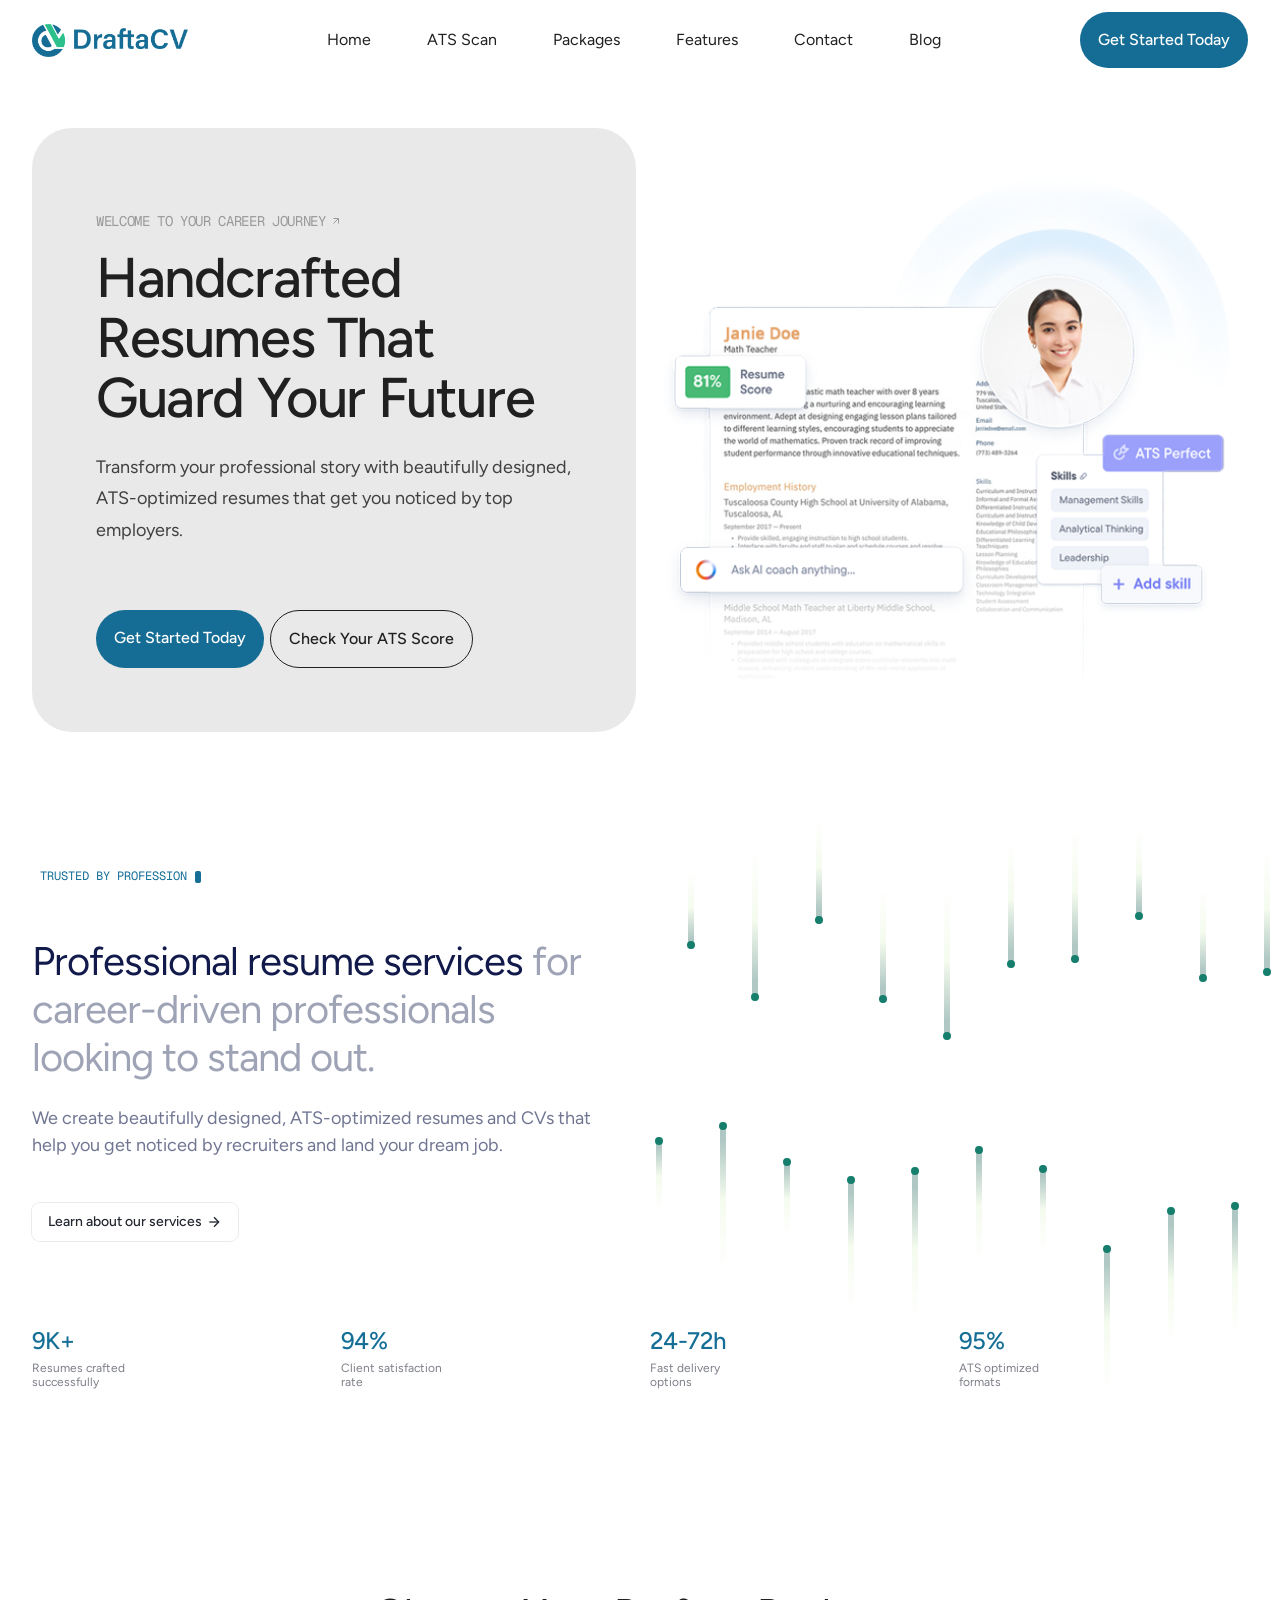
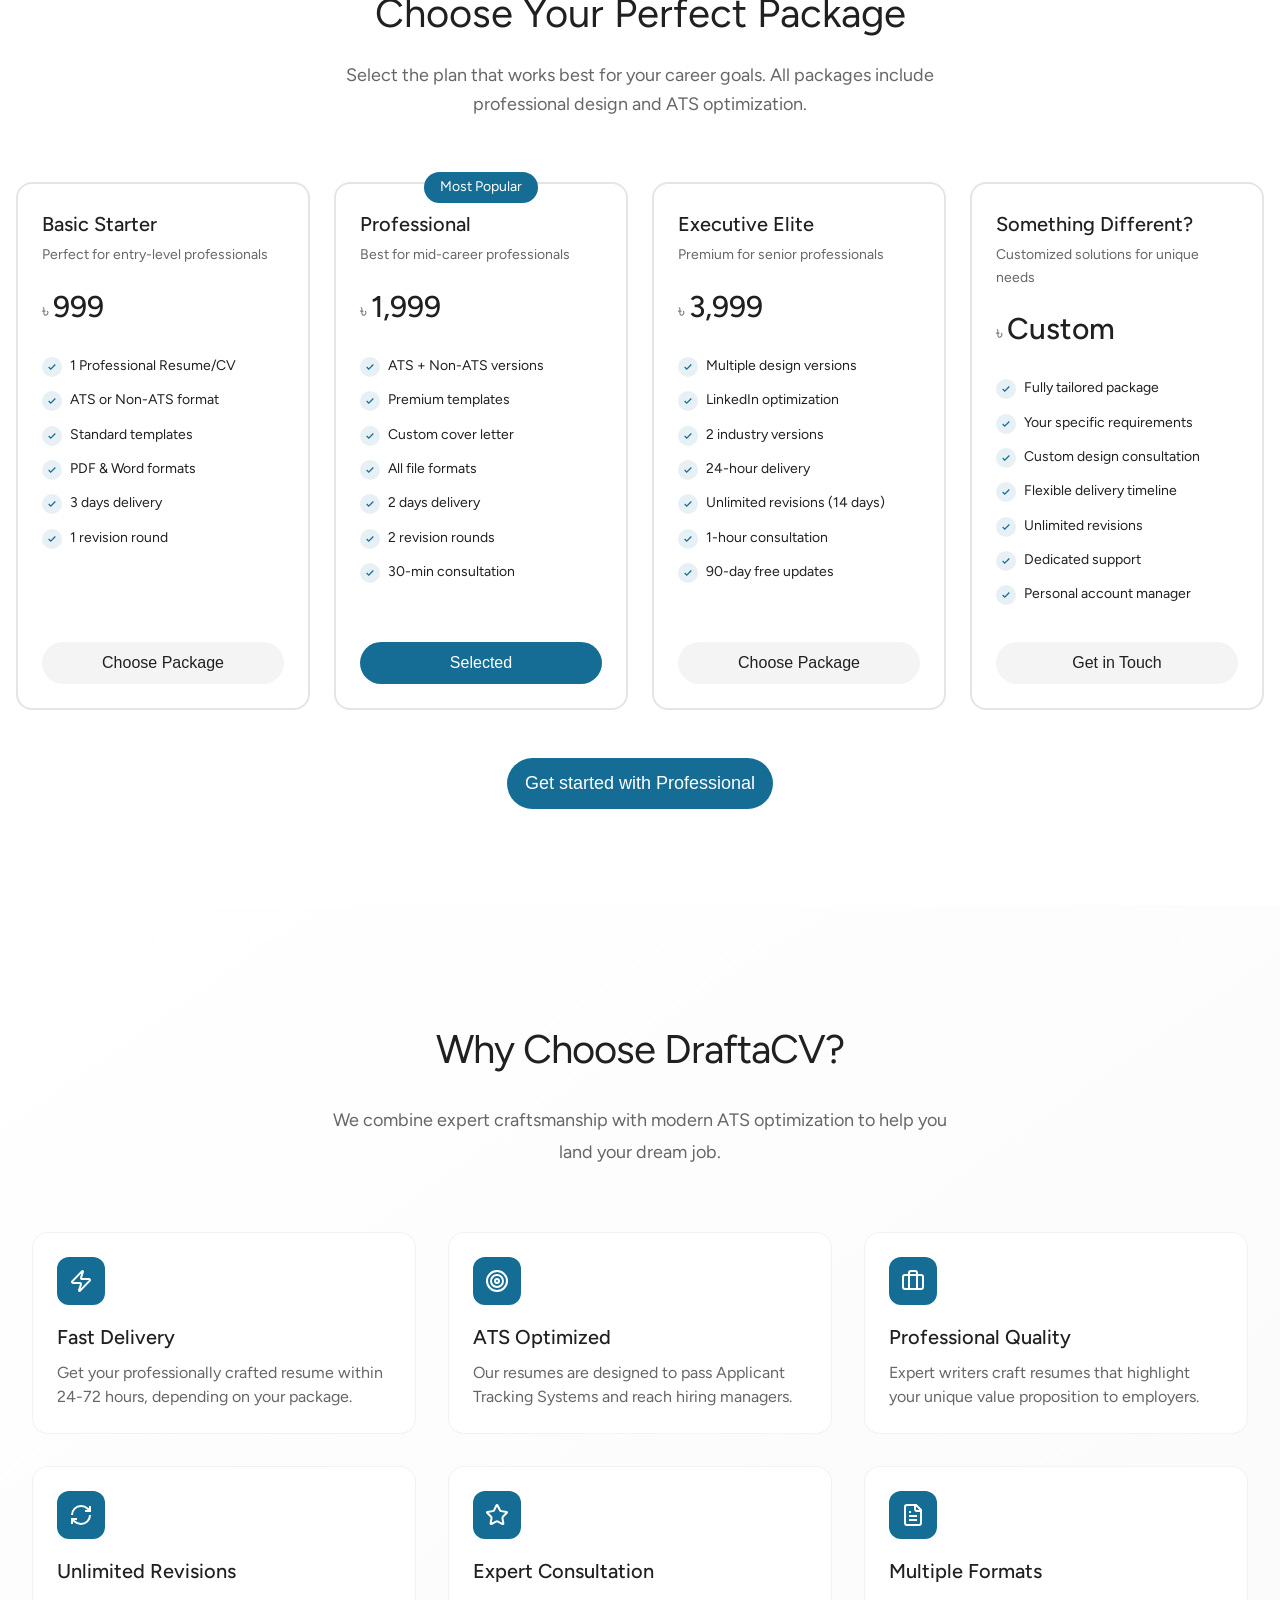
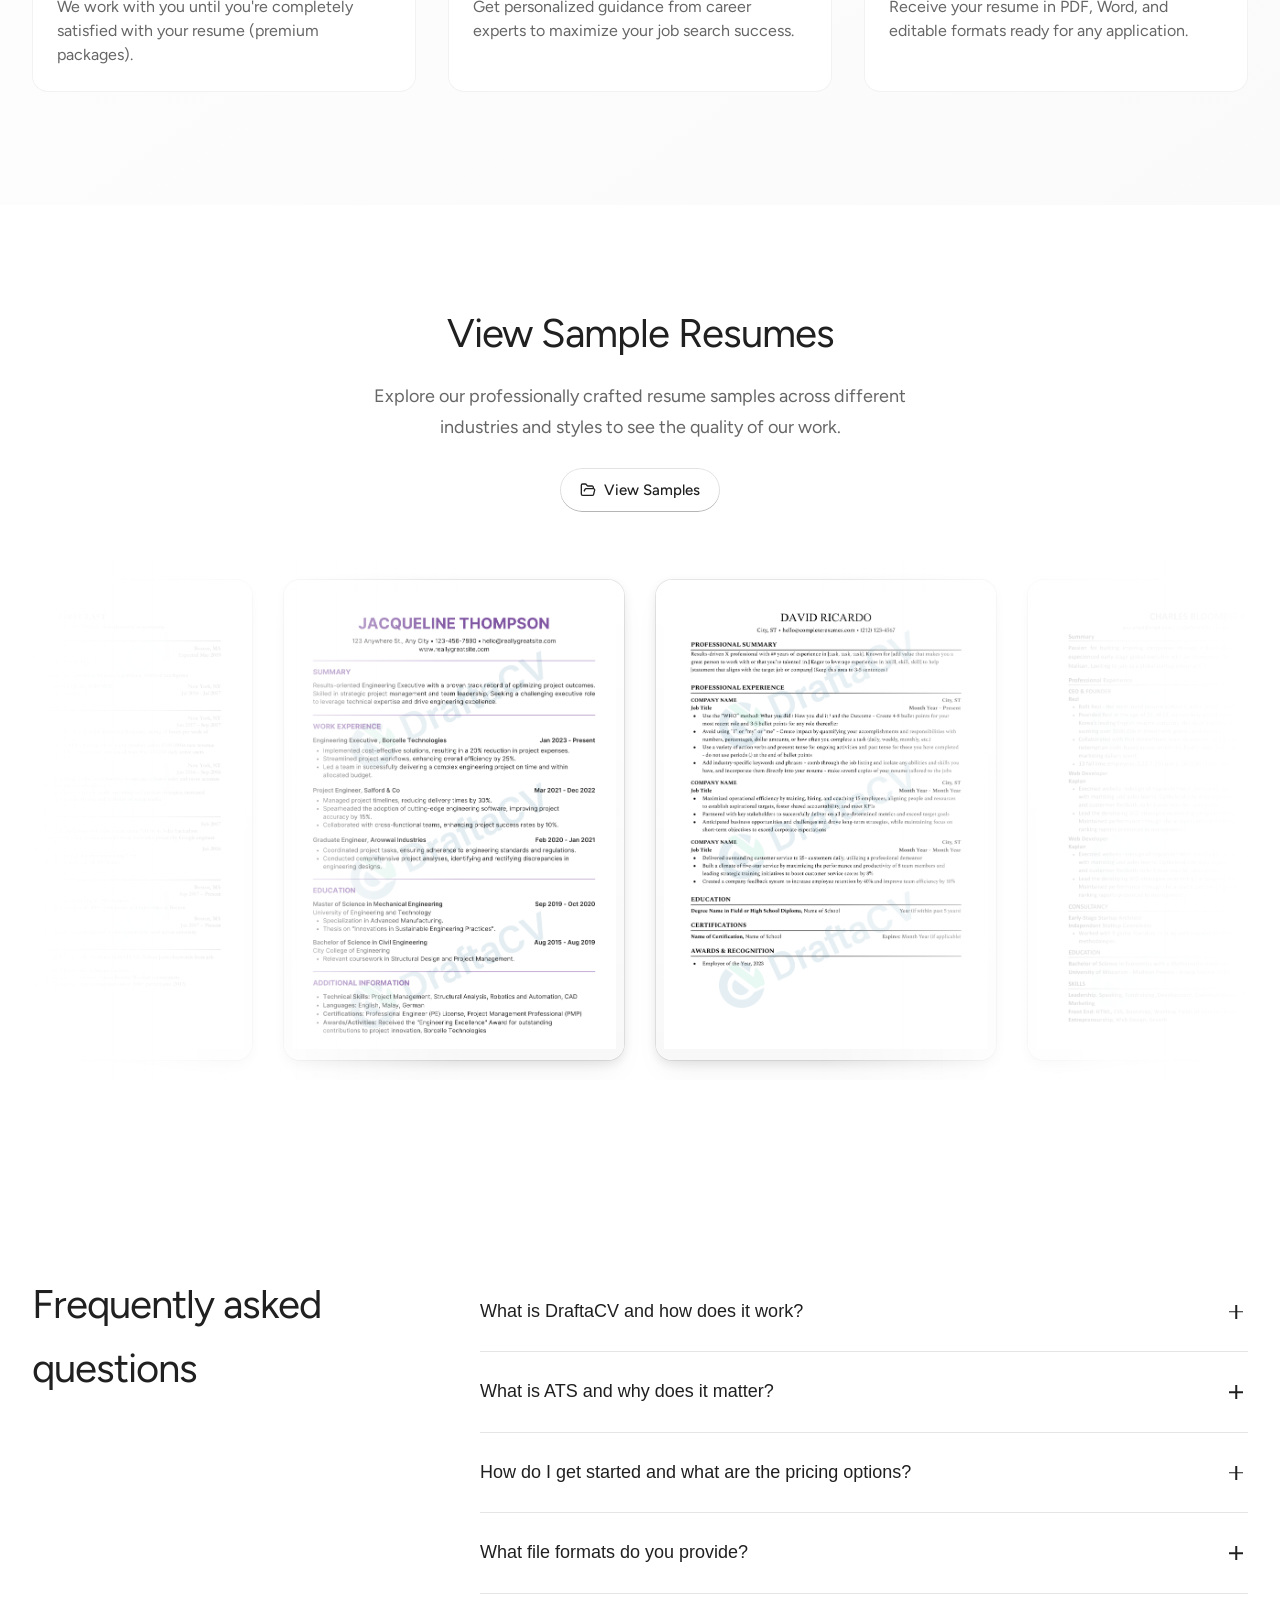
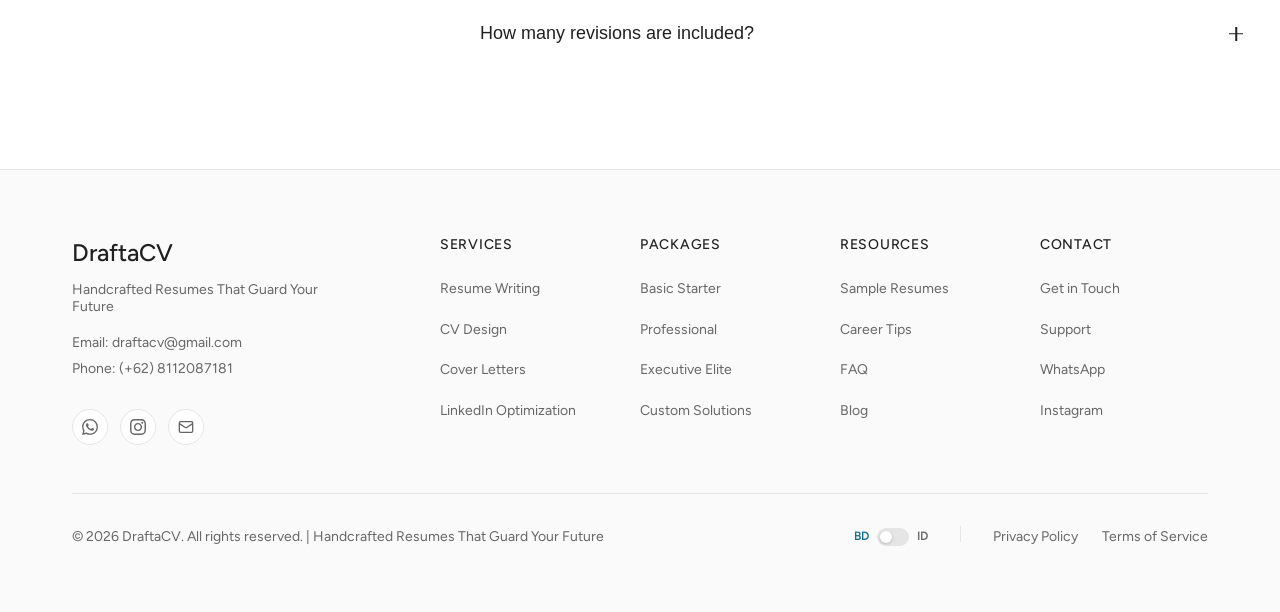
<file: index.html>
<!DOCTYPE html>
<html lang="en">
<head>
  <meta charset="UTF-8">
  <meta name="viewport" content="width=device-width, initial-scale=1.0">
  <title>DraftaCV - Professional CV & Resume Builder</title>
  <link rel="icon" type="image/png" href="images/Asset 6 (2).png">
  <link rel="shortcut icon" type="image/png" href="images/Asset 6 (2).png">
  <meta name="description" content="Handcrafted Resumes That Guard Your Future. Transform your professional story with beautifully designed, ATS-optimized resumes.">
  <link rel="preconnect" href="https://fonts.googleapis.com">
  <link rel="preconnect" href="https://fonts.gstatic.com" crossorigin>
  <link href="https://fonts.googleapis.com/css2?family=Figtree:wght@300;400;500;600;700;800&family=Geist+Mono:wght@400;500&display=swap" rel="stylesheet">
  <link rel="stylesheet" href="styles.css">
  <link rel="stylesheet" href="toggle.css">
</head>
<body>
  <!-- Navigation -->
<nav class="navbar" id="navbar">
  <div class="nav-container">
    <a href="#home" class="nav-logo">
      <img src="images/Asset 6.png" href="#home" alt="DraftaCV Logo" class="logo-image">
    </a>
      
      <div class="nav-links" id="navLinks">
        <a href="#home" class="nav-link">Home</a>
        <a href="cv-checker.html" class="nav-link active">ATS Scan</a>
        <a href="#packages" class="nav-link">Packages</a>
        <a href="#features" class="nav-link">Features</a>
        <a href="#contact" class="nav-link">Contact</a>
        <a href="blog.html" class="nav-link">Blog</a>
      </div>
      
      <a href="#packages" class="nav-cta">Get Started Today</a>
      
      <button class="mobile-menu-btn" id="mobileMenuBtn" aria-label="Toggle menu">
        <span class="hamburger"></span>
      </button>
    </div>
    
    <!-- Mobile Menu -->
    <div class="mobile-menu" id="mobileMenu">
      <a href="#home" class="mobile-link">Home</a>
      <a href="cv-checker.html" class="mobile-link">ATS Scan</a>
      <a href="#packages" class="mobile-link">Packages</a>
      <a href="#features" class="mobile-link">Features</a>
      <a href="#contact" class="mobile-link">Contact</a>
      <a href="blog.html" class="mobile-link">Blog</a>
      <a href="#packages" class="mobile-cta">Get Started Today</a>
    </div>
  </nav>

  <!-- Hero Section -->
  <section id="home" class="hero-section">
    <div class="hero-container">
      <div class="hero-grid">
        <!-- Left Card -->
        <div class="hero-content-card animate-fade-in">
          <a href="#packages" class="hero-label">
            <span>Welcome to Your Career Journey</span>
            <svg width="12" height="12" viewBox="0 0 24 24" fill="none" stroke="currentColor" stroke-width="2">
              <path d="M7 7h10v10"/><path d="M7 17 17 7"/>
            </svg>
          </a>
          <h1 class="hero-title">Handcrafted Resumes That Guard Your Future</h1>
          <p class="hero-description">Transform your professional story with beautifully designed, ATS-optimized resumes that get you noticed by top employers.</p>
          <div class="hero-buttons">
            <a href="#packages" class="btn btn-primary">Get Started Today</a>
            <a href="cv-checker.html" class="btn btn-secondary">Check Your ATS Score</a>
          </div>
        </div>
        
        <!-- Right Card - Image -->
        <div class="hero-image-card animate-fade-in delay-200">
          <img src="images/hero_image.png" alt="Professional Resume Example" class="hero-image">
        </div>
      </div>
    </div>
  </section>

  <!-- Stats Section -->
  <section class="stats-section">
    <div class="stats-container">
      <div class="stats-grid">
        <!-- Left Content -->
        <div class="stats-content">
          <div class="stats-label">
            <span>Trusted by professionals</span>
            <span class="cursor-blink"></span>
          </div>
          <h2 class="stats-title">
            Professional resume services 
            <span class="text-muted">for career-driven professionals looking to stand out.</span>
          </h2>
          <p class="stats-description">We create beautifully designed, ATS-optimized resumes and CVs that help you get noticed by recruiters and land your dream job.</p>
          <a href="#features" class="stats-btn">
            <span>Learn about our services</span>
            <svg width="16" height="16" viewBox="0 0 24 24" fill="none" stroke="currentColor" stroke-width="2">
              <path d="M5 12h14"/><path d="m12 5 7 7-7 7"/>
            </svg>
          </a>
        </div>
        
        <!-- Right - Animated Bars -->
        <div class="stats-visual">
          <div class="animated-bars" id="animatedBars"></div>
        </div>
        
        <!-- Stats Numbers -->
        <div class="stats-numbers">
          <div class="stat-item animate-slide-up">
            <span class="stat-value">10K+</span>
            <p class="stat-label">Resumes crafted<br>successfully</p>
          </div>
          <div class="stat-item animate-slide-up delay-100">
            <span class="stat-value">99%</span>
            <p class="stat-label">Client satisfaction<br>rate</p>
          </div>
          <div class="stat-item animate-slide-up delay-200">
            <span class="stat-value">24-72h</span>
            <p class="stat-label">Fast delivery<br>options</p>
          </div>
          <div class="stat-item animate-slide-up delay-300">
            <span class="stat-value">100%</span>
            <p class="stat-label">ATS optimized<br>formats</p>
          </div>
        </div>
      </div>
    </div>
  </section>

  <!-- Pricing Section -->
  <section id="packages" class="pricing-section">
    <div class="pricing-container">
      <div class="pricing-header">
        <h2 class="pricing-title">Choose Your Perfect Package</h2>
        <p class="pricing-subtitle">Select the plan that works best for your career goals. All packages include professional design and ATS optimization.</p>
      </div>
      
      <div class="pricing-grid">
        <!-- Basic Plan -->
        <div class="pricing-card" data-plan="basic">
          <div class="plan-header">
            <h3 class="plan-name">Basic Starter</h3>
            <p class="plan-subtitle">Perfect for entry-level professionals</p>
          </div>
          <div class="plan-price">
            <span class="currency">৳</span>
            <span class="amount">999</span>
          </div>
          <ul class="plan-features">
            <li><span class="check-icon"></span>1 Professional Resume/CV</li>
            <li><span class="check-icon"></span>ATS or Non-ATS format</li>
            <li><span class="check-icon"></span>Standard templates</li>
            <li><span class="check-icon"></span>PDF & Word formats</li>
            <li><span class="check-icon"></span>3 days delivery</li>
            <li><span class="check-icon"></span>1 revision round</li>
          </ul>
          <button class="plan-btn">Choose Package</button>
        </div>
        
        <!-- Professional Plan -->
        <div class="pricing-card popular" data-plan="professional">
          <span class="popular-badge">Most Popular</span>
          <div class="plan-header">
            <h3 class="plan-name">Professional</h3>
            <p class="plan-subtitle">Best for mid-career professionals</p>
          </div>
          <div class="plan-price">
            <span class="currency">৳</span>
            <span class="amount">1,999</span>
          </div>
          <ul class="plan-features">
            <li><span class="check-icon"></span>ATS + Non-ATS versions</li>
            <li><span class="check-icon"></span>Premium templates</li>
            <li><span class="check-icon"></span>Custom cover letter</li>
            <li><span class="check-icon"></span>All file formats</li>
            <li><span class="check-icon"></span>2 days delivery</li>
            <li><span class="check-icon"></span>2 revision rounds</li>
            <li><span class="check-icon"></span>30-min consultation</li>
          </ul>
          <button class="plan-btn selected">Selected</button>
        </div>
        
        <!-- Executive Plan -->
        <div class="pricing-card" data-plan="executive">
          <div class="plan-header">
            <h3 class="plan-name">Executive Elite</h3>
            <p class="plan-subtitle">Premium for senior professionals</p>
          </div>
          <div class="plan-price">
            <span class="currency">৳</span>
            <span class="amount">3,999</span>
          </div>
          <ul class="plan-features">
            <li><span class="check-icon"></span>Multiple design versions</li>
            <li><span class="check-icon"></span>LinkedIn optimization</li>
            <li><span class="check-icon"></span>2 industry versions</li>
            <li><span class="check-icon"></span>24-hour delivery</li>
            <li><span class="check-icon"></span>Unlimited revisions (14 days)</li>
            <li><span class="check-icon"></span>1-hour consultation</li>
            <li><span class="check-icon"></span>90-day free updates</li>
          </ul>
          <button class="plan-btn">Choose Package</button>
        </div>
        
        <!-- Custom Plan -->
        <div class="pricing-card" data-plan="custom">
          <div class="plan-header">
            <h3 class="plan-name">Something Different?</h3>
            <p class="plan-subtitle">Customized solutions for unique needs</p>
          </div>
          <div class="plan-price">
            <span class="currency">৳</span>
            <span class="amount">Custom</span>
          </div>
          <ul class="plan-features">
            <li><span class="check-icon"></span>Fully tailored package</li>
            <li><span class="check-icon"></span>Your specific requirements</li>
            <li><span class="check-icon"></span>Custom design consultation</li>
            <li><span class="check-icon"></span>Flexible delivery timeline</li>
            <li><span class="check-icon"></span>Unlimited revisions</li>
            <li><span class="check-icon"></span>Dedicated support</li>
            <li><span class="check-icon"></span>Personal account manager</li>
          </ul>
          <button class="plan-btn">Get in Touch</button>
        </div>
      </div>
      
      <div class="pricing-cta">
        <button class="cta-btn" id="ctaBtn" data-plan="professional" onclick="selectPackageAndRedirect('professional')">Get started with Professional</button>
      </div>
    </div>
  </section>

  <!-- Features Section -->
  <section id="features" class="features-section">
    <div class="features-container">
      <div class="features-header">
        <h2 class="features-title">Why Choose DraftaCV?</h2>
        <p class="features-subtitle">We combine expert craftsmanship with modern ATS optimization to help you land your dream job.</p>
      </div>
      
      <div class="features-grid">
        <div class="feature-card animate-slide-up">
          <div class="feature-icon">
            <svg viewBox="0 0 24 24" fill="none" stroke="currentColor" stroke-width="2">
              <path d="M4 14a1 1 0 0 1-.78-1.63l9.9-10.2a.5.5 0 0 1 .86.46l-1.92 6.02A1 1 0 0 0 13 10h7a1 1 0 0 1 .78 1.63l-9.9 10.2a.5.5 0 0 1-.86-.46l1.92-6.02A1 1 0 0 0 11 14z"/>
            </svg>
          </div>
          <h3 class="feature-title">Fast Delivery</h3>
          <p class="feature-description">Get your professionally crafted resume within 24-72 hours, depending on your package.</p>
        </div>
        
        <div class="feature-card animate-slide-up delay-100">
          <div class="feature-icon">
            <svg viewBox="0 0 24 24" fill="none" stroke="currentColor" stroke-width="2">
              <circle cx="12" cy="12" r="10"/><circle cx="12" cy="12" r="6"/><circle cx="12" cy="12" r="2"/>
            </svg>
          </div>
          <h3 class="feature-title">ATS Optimized</h3>
          <p class="feature-description">Our resumes are designed to pass Applicant Tracking Systems and reach hiring managers.</p>
        </div>
        
        <div class="feature-card animate-slide-up delay-200">
          <div class="feature-icon">
            <svg viewBox="0 0 24 24" fill="none" stroke="currentColor" stroke-width="2">
              <path d="M16 20V4a2 2 0 0 0-2-2h-4a2 2 0 0 0-2 2v16"/>
              <rect width="20" height="14" x="2" y="6" rx="2"/>
            </svg>
          </div>
          <h3 class="feature-title">Professional Quality</h3>
          <p class="feature-description">Expert writers craft resumes that highlight your unique value proposition to employers.</p>
        </div>
        
        <div class="feature-card animate-slide-up delay-300">
          <div class="feature-icon">
            <svg viewBox="0 0 24 24" fill="none" stroke="currentColor" stroke-width="2">
              <path d="M3 12a9 9 0 0 1 9-9 9.75 9.75 0 0 1 6.74 2.74L21 8"/>
              <path d="M21 3v5h-5"/>
              <path d="M21 12a9 9 0 0 1-9 9 9.75 9.75 0 0 1-6.74-2.74L3 16"/>
              <path d="M8 16H3v5"/>
            </svg>
          </div>
          <h3 class="feature-title">Unlimited Revisions</h3>
          <p class="feature-description">We work with you until you're completely satisfied with your resume (premium packages).</p>
        </div>
        
        <div class="feature-card animate-slide-up delay-400">
          <div class="feature-icon">
            <svg viewBox="0 0 24 24" fill="none" stroke="currentColor" stroke-width="2">
              <path d="M11.525 2.295a.53.53 0 0 1 .95 0l2.31 4.679a2.123 2.123 0 0 0 1.595 1.16l5.166.756a.53.53 0 0 1 .294.904l-3.736 3.648a2.123 2.123 0 0 0-.611 1.878l.882 5.14a.53.53 0 0 1-.771.56l-4.618-2.428a2.122 2.122 0 0 0-1.973 0L6.396 21.01a.53.53 0 0 1-.77-.56l.881-5.139a2.122 2.122 0 0 0-.611-1.879L2.16 9.795a.53.53 0 0 1 .294-.906l5.165-.755a2.122 2.122 0 0 0 1.597-1.16z"/>
            </svg>
          </div>
          <h3 class="feature-title">Expert Consultation</h3>
          <p class="feature-description">Get personalized guidance from career experts to maximize your job search success.</p>
        </div>
        
        <div class="feature-card animate-slide-up delay-500">
          <div class="feature-icon">
            <svg viewBox="0 0 24 24" fill="none" stroke="currentColor" stroke-width="2">
              <path d="M15 2H6a2 2 0 0 0-2 2v16a2 2 0 0 0 2 2h12a2 2 0 0 0 2-2V7Z"/>
              <path d="M14 2v4a2 2 0 0 0 2 2h4"/>
              <path d="M10 9H8"/><path d="M16 13H8"/><path d="M16 17H8"/>
            </svg>
          </div>
          <h3 class="feature-title">Multiple Formats</h3>
          <p class="feature-description">Receive your resume in PDF, Word, and editable formats ready for any application.</p>
        </div>
      </div>
    </div>
  </section>

  <!-- Samples Carousel Section -->
  <section id="samples" class="samples-section">
    <div class="samples-container">
      <div class="samples-header">
        <h2 class="samples-title">View Sample Resumes</h2>
        <p class="samples-subtitle">Explore our professionally crafted resume samples across different industries and styles to see the quality of our work.</p>
        <a href="https://drive.google.com/drive/folders/1Zu9eo7deCJbyG7ysZJjOJ6TfN4ugDUFc?usp=sharing" target="_blank" class="samples-btn">
          <svg viewBox="0 0 24 24" fill="none" stroke="currentColor" stroke-width="2" width="16" height="16">
            <path d="m6 14 1.5-2.9A2 2 0 0 1 9.24 10H20a2 2 0 0 1 1.94 2.5l-1.54 6a2 2 0 0 1-1.95 1.5H4a2 2 0 0 1-2-2V5a2 2 0 0 1 2-2h3.9a2 2 0 0 1 1.69.9l.81 1.2a2 2 0 0 0 1.67.9H18a2 2 0 0 1 2 2v2"/>
          </svg>
          View Samples
        </a>
      </div>
      
      <div class="carousel-wrapper">
        <div class="carousel-fade-left"></div>
        <div class="carousel-fade-right"></div>
        <div class="carousel-track" id="carouselTrack">
          <!-- Image 1 -->
          <div class="carousel-item">
            <img src="carousel/image_1.png" alt="Resume Sample 1">
          </div>
          <!-- Image 2 -->
          <div class="carousel-item">
            <img src="carousel/image_2.png" alt="Resume Sample 2">
          </div>
          <!-- Image 3 -->
          <div class="carousel-item">
            <img src="carousel/image_3.png" alt="Resume Sample 3">
          </div>
          <!-- Image 4 -->
          <div class="carousel-item">
            <img src="carousel/image_4.png" alt="Resume Sample 4">
          </div>
          <!-- Image 5 -->
          <div class="carousel-item">
            <img src="carousel/image_5.png" alt="Resume Sample 5">
          </div>
          <!-- Image 6 -->
          <div class="carousel-item">
            <img src="carousel/image_6.png" alt="Resume Sample 6">
          </div>
          <!-- Image 7 -->
          <div class="carousel-item">
            <img src="carousel/image_7.png" alt="Resume Sample 7">
          </div>
          <!-- Duplicated for seamless loop -->
                     <div class="carousel-item">
            <img src="carousel/image_1.png" alt="Resume Sample 1">
          </div>
          <!-- Image 2 -->
          <div class="carousel-item">
            <img src="carousel/image_2.png" alt="Resume Sample 2">
          </div>
          <!-- Image 3 -->
          <div class="carousel-item">
            <img src="carousel/image_3.png" alt="Resume Sample 3">
          </div>
          <!-- Image 4 -->
          <div class="carousel-item">
            <img src="carousel/image_4.png" alt="Resume Sample 4">
          </div>
          <!-- Image 5 -->
          <div class="carousel-item">
            <img src="carousel/image_5.png" alt="Resume Sample 5">
          </div>
          <!-- Image 6 -->
          <div class="carousel-item">
            <img src="carousel/image_6.png" alt="Resume Sample 6">
          </div>
          <!-- Image 7 -->
          <div class="carousel-item">
            <img src="carousel/image_7.png" alt="Resume Sample 7">
          </div>
        </div>
        
      </div>
    </div>
  </section>

  <!-- FAQ Section -->
  <section id="faq" class="faq-section">
    <div class="faq-container">
      <div class="faq-grid">
        <div class="faq-title-col">
          <h2 class="faq-title">Frequently asked questions</h2>
        </div>
        
        <div class="faq-items-col">
          <div class="faq-item" data-index="0">
            <button class="faq-question">
              <span>What is DraftaCV and how does it work?</span>
              <span class="faq-icon"></span>
            </button>
            <div class="faq-answer">
              <p>DraftaCV is a professional CV and resume writing service that transforms your career story into beautifully designed, ATS-optimized documents. Simply choose your package, share your professional background, and our expert team crafts a resume that gets you noticed. We deliver within 24-72 hours depending on your selected package.</p>
            </div>
          </div>
          
          <div class="faq-item" data-index="1">
            <button class="faq-question">
              <span>What is ATS and why does it matter?</span>
              <span class="faq-icon"></span>
            </button>
            <div class="faq-answer">
              <p>ATS (Applicant Tracking System) is software used by most companies to scan and filter resumes before they reach human recruiters. Our ATS-optimized resumes are strategically formatted with the right keywords, layout, and structure to pass these automated screenings, ensuring your resume gets seen by hiring managers.</p>
            </div>
          </div>
          
          <div class="faq-item" data-index="2">
            <button class="faq-question">
              <span>How do I get started and what are the pricing options?</span>
              <span class="faq-icon"></span>
            </button>
            <div class="faq-answer">
              <p class="faq-pricing-text">Getting started is easy: choose your package (Basic Starter at ৳999, Professional at ৳1,999, or Executive Elite at ৳3,999), submit your information, and we'll begin crafting your resume. All packages include professional design, multiple file formats, and revision rounds. Need something custom? Contact us for a tailored solution.</p>
            </div>
          </div>
          
          <div class="faq-item" data-index="3">
            <button class="faq-question">
              <span>What file formats do you provide?</span>
              <span class="faq-icon"></span>
            </button>
            <div class="faq-answer">
              <p>We provide your resume in multiple formats including PDF, Microsoft Word (.docx), and editable versions. This ensures you have the right format for any application system or employer requirement. Premium packages also include LinkedIn-optimized versions.</p>
            </div>
          </div>
          
          <div class="faq-item" data-index="4">
            <button class="faq-question">
              <span>How many revisions are included?</span>
              <span class="faq-icon"></span>
            </button>
            <div class="faq-answer">
              <p>Revision rounds vary by package: Basic Starter includes 1 revision, Professional includes 2 revisions, and Executive Elite includes unlimited revisions for 14 days. We work with you until you're completely satisfied with the final result.</p>
            </div>
          </div>
        </div>
      </div>
    </div>
  </section>

  <!-- Footer -->
  <footer id="contact" class="footer">
    <div class="footer-container">
      <div class="footer-grid">
        <!-- Brand Column -->
        <div class="footer-brand">
          <h3 class="footer-logo">DraftaCV</h3>
          <p class="footer-tagline">Handcrafted Resumes That Guard Your Future</p>
          <div class="footer-contact-info">
            <p>Email: draftacv@gmail.com</p>
            <p>Phone: (+62) 8112087181</p>
          </div>
          <div class="footer-social">
            <a href="https://wa.me/628112087181" target="_blank" class="social-link whatsapp" aria-label="WhatsApp">
              <svg fill="currentColor" viewBox="0 0 24 24" width="16" height="16">
                <path d="M17.472 14.382c-.297-.149-1.758-.867-2.03-.967-.273-.099-.471-.148-.67.15-.197.297-.767.966-.94 1.164-.173.199-.347.223-.644.075-.297-.15-1.255-.463-2.39-1.475-.883-.788-1.48-1.761-1.653-2.059-.173-.297-.018-.458.13-.606.134-.133.298-.347.446-.52.149-.174.198-.298.298-.497.099-.198.05-.371-.025-.52-.075-.149-.669-1.612-.916-2.207-.242-.579-.487-.5-.669-.51-.173-.008-.371-.01-.57-.01-.198 0-.52.074-.792.372-.272.297-1.04 1.016-1.04 2.479 0 1.462 1.065 2.875 1.213 3.074.149.198 2.096 3.2 5.077 4.487.709.306 1.262.489 1.694.625.712.227 1.36.195 1.871.118.571-.085 1.758-.719 2.006-1.413.248-.694.248-1.289.173-1.413-.074-.124-.272-.198-.57-.347m-5.421 7.403h-.004a9.87 9.87 0 01-5.031-1.378l-.361-.214-3.741.982.998-3.648-.235-.374a9.86 9.86 0 01-1.51-5.26c.001-5.45 4.436-9.884 9.888-9.884 2.64 0 5.122 1.03 6.988 2.898a9.825 9.825 0 012.893 6.994c-.003 5.45-4.437 9.884-9.885 9.884m8.413-18.297A11.815 11.815 0 0012.05 0C5.495 0 .16 5.335.157 11.892c0 2.096.547 4.142 1.588 5.945L.057 24l6.305-1.654a11.882 11.882 0 005.683 1.448h.005c6.554 0 11.89-5.335 11.893-11.893a11.821 11.821 0 00-3.48-8.413z"/>
              </svg>
            </a>
            <a href="https://www.instagram.com/draftacv" target="_blank" class="social-link instagram" aria-label="Instagram">
              <svg fill="currentColor" viewBox="0 0 24 24" width="16" height="16">
                <path d="M12 2.163c3.204 0 3.584.012 4.85.07 3.252.148 4.771 1.691 4.919 4.919.058 1.265.069 1.645.069 4.849 0 3.205-.012 3.584-.069 4.849-.149 3.225-1.664 4.771-4.919 4.919-1.266.058-1.644.07-4.85.07-3.204 0-3.584-.012-4.849-.07-3.26-.149-4.771-1.699-4.919-4.92-.058-1.265-.07-1.644-.07-4.849 0-3.204.013-3.583.07-4.849.149-3.227 1.664-4.771 4.919-4.919 1.266-.057 1.645-.069 4.849-.069zm0-2.163c-3.259 0-3.667.014-4.947.072-4.358.2-6.78 2.618-6.98 6.98-.059 1.281-.073 1.689-.073 4.948 0 3.259.014 3.668.072 4.948.2 4.358 2.618 6.78 6.98 6.98 1.281.058 1.689.072 4.948.072 3.259 0 3.668-.014 4.948-.072 4.354-.2 6.782-2.618 6.979-6.98.059-1.28.073-1.689.073-4.948 0-3.259-.014-3.667-.072-4.947-.196-4.354-2.617-6.78-6.979-6.98-1.281-.059-1.69-.073-4.949-.073zm0 5.838c-3.403 0-6.162 2.759-6.162 6.162s2.759 6.163 6.162 6.163 6.162-2.759 6.162-6.163c0-3.403-2.759-6.162-6.162-6.162zm0 10.162c-2.209 0-4-1.79-4-4 0-2.209 1.791-4 4-4s4 1.791 4 4c0 2.21-1.791 4-4 4zm6.406-11.845c-.796 0-1.441.645-1.441 1.44s.645 1.44 1.441 1.44c.795 0 1.439-.645 1.439-1.44s-.644-1.44-1.439-1.44z"/>
              </svg>
            </a>
            <a href="mailto:draftacv@gmail.com" class="social-link email" aria-label="Email">
              <svg viewBox="0 0 24 24" fill="none" stroke="currentColor" stroke-width="2" width="16" height="16">
                <rect width="20" height="16" x="2" y="4" rx="2"/>
                <path d="m22 7-8.97 5.7a1.94 1.94 0 0 1-2.06 0L2 7"/>
              </svg>
            </a>
          </div>
        </div>
        
        <!-- Links Columns -->
        <div class="footer-links-col">
          <h4 class="footer-links-title">Services</h4>
          <ul class="footer-links">
            <li><a href="#packages">Resume Writing</a></li>
            <li><a href="#packages">CV Design</a></li>
            <li><a href="#packages">Cover Letters</a></li>
            <li><a href="#packages">LinkedIn Optimization</a></li>
          </ul>
        </div>
        
        <div class="footer-links-col">
          <h4 class="footer-links-title">Packages</h4>
          <ul class="footer-links">
            <li><a href="#packages">Basic Starter</a></li>
            <li><a href="#packages">Professional</a></li>
            <li><a href="#packages">Executive Elite</a></li>
            <li><a href="#contact">Custom Solutions</a></li>
          </ul>
        </div>
        
        <div class="footer-links-col">
          <h4 class="footer-links-title">Resources</h4>
          <ul class="footer-links">
            <li><a href="#samples">Sample Resumes</a></li>
            <li><a href="blog.html">Career Tips</a></li>
            <li><a href="#faq">FAQ</a></li>
            <li><a href="blog.html">Blog</a></li>
          </ul>
        </div>
        
        <div class="footer-links-col">
          <h4 class="footer-links-title">Contact</h4>
          <ul class="footer-links">
            <li><a href="#contact">Get in Touch</a></li>
            <li><a href="mailto:draftacv@gmail.com">Support</a></li>
            <li><a href="https://wa.me/628112087181" target="_blank">WhatsApp</a></li>
            <li><a href="https://www.instagram.com/draftacv" target="_blank">Instagram</a></li>
          </ul>
        </div>
      </div>
      
      <div class="footer-bottom">
        <p class="copyright">© <span id="year"></span> DraftaCV. All rights reserved. | Handcrafted Resumes That Guard Your Future</p>
        <script>
          document.getElementById('year').textContent = new Date().getFullYear();
        </script>
          
        <div class="footer-legal">
          <div class="country-toggle-container">
            <span class="country-label country-label-bd active" onclick="switchCountry('BD')">BD</span>
            <label class="toggle-switch small">
              <input type="checkbox" id="countryToggle">
              <span class="toggle-slider"></span>
            </label>
            <span class="country-label country-label-id" onclick="switchCountry('ID')">ID</span>
          </div>
          <span class="footer-legal-divider"></span>
          <a href="privacy-policy.html">Privacy Policy</a>
          <a href="terms-of-service.html">Terms of Service</a>
        </div>
      </div>
    </div>
  </footer>

  <script src="country-detect.js"></script>
  <script src="script.js"></script>
</body>
</html>
</file>
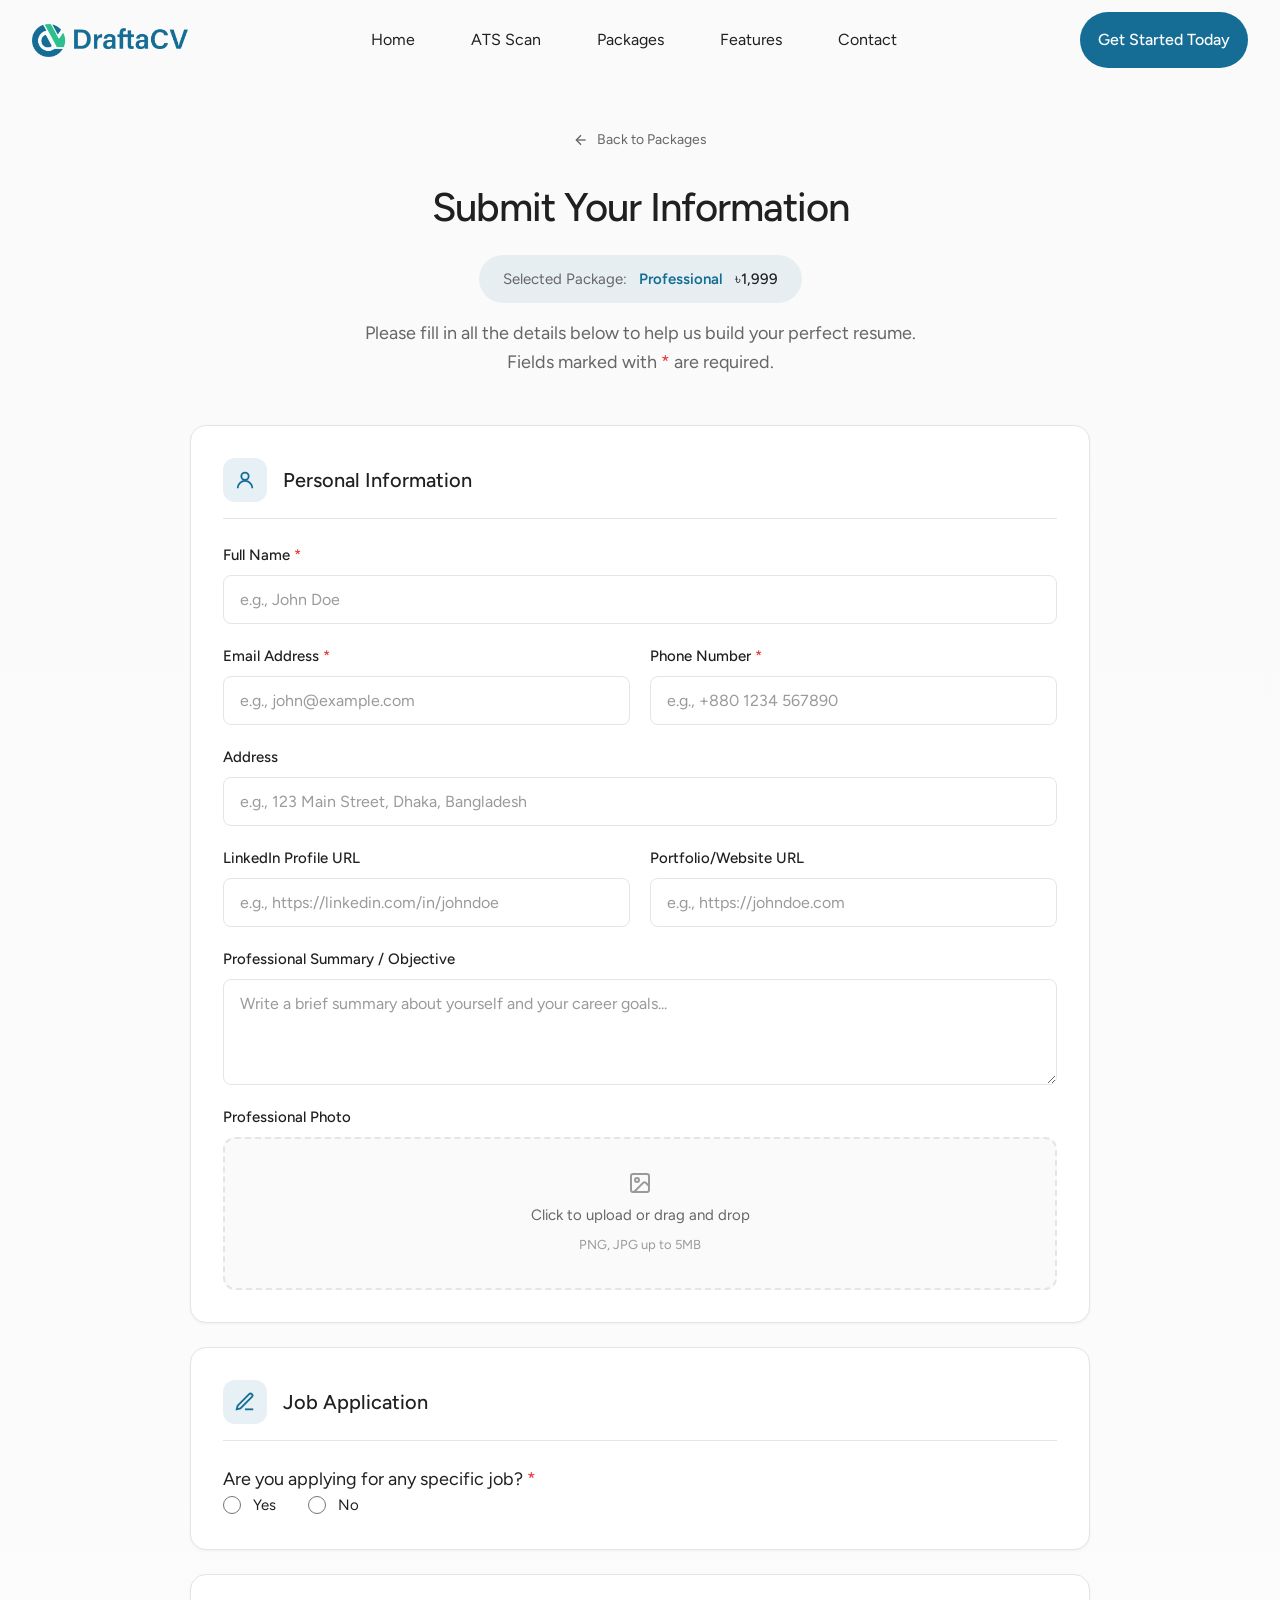
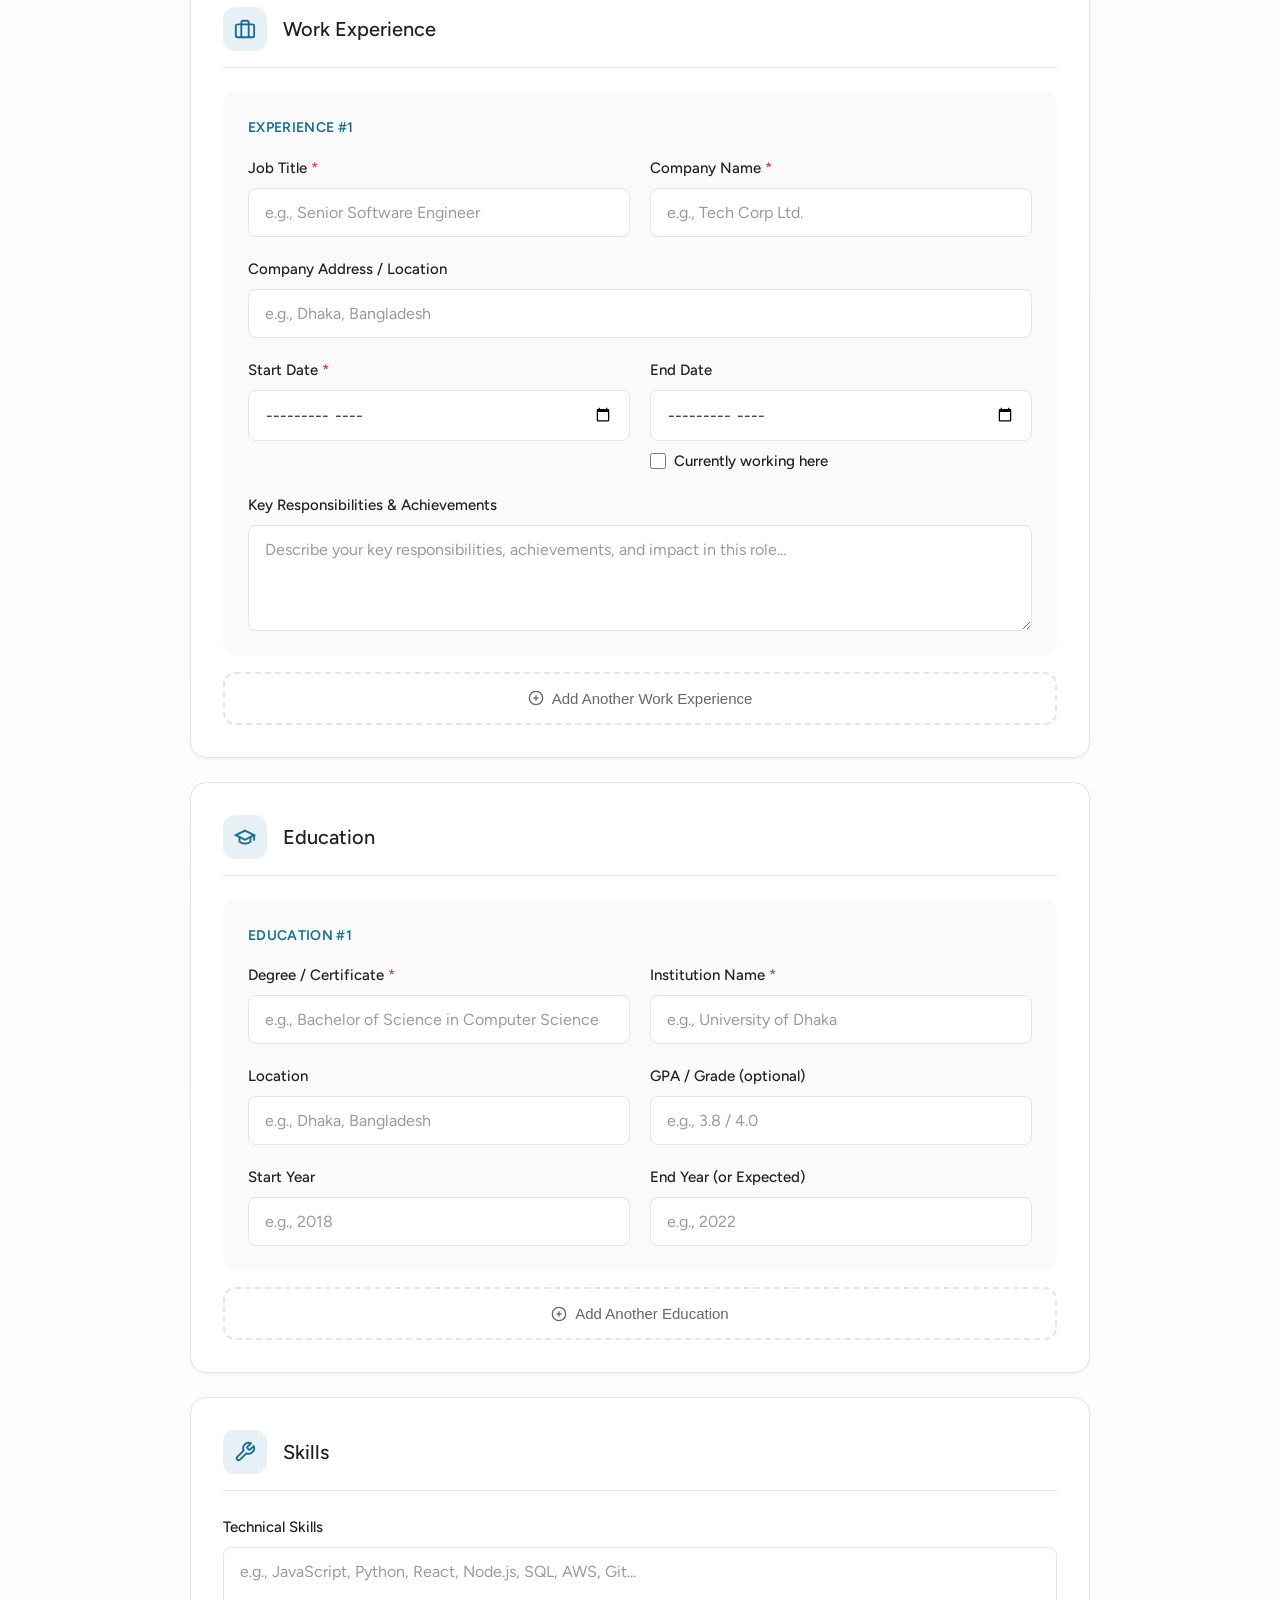
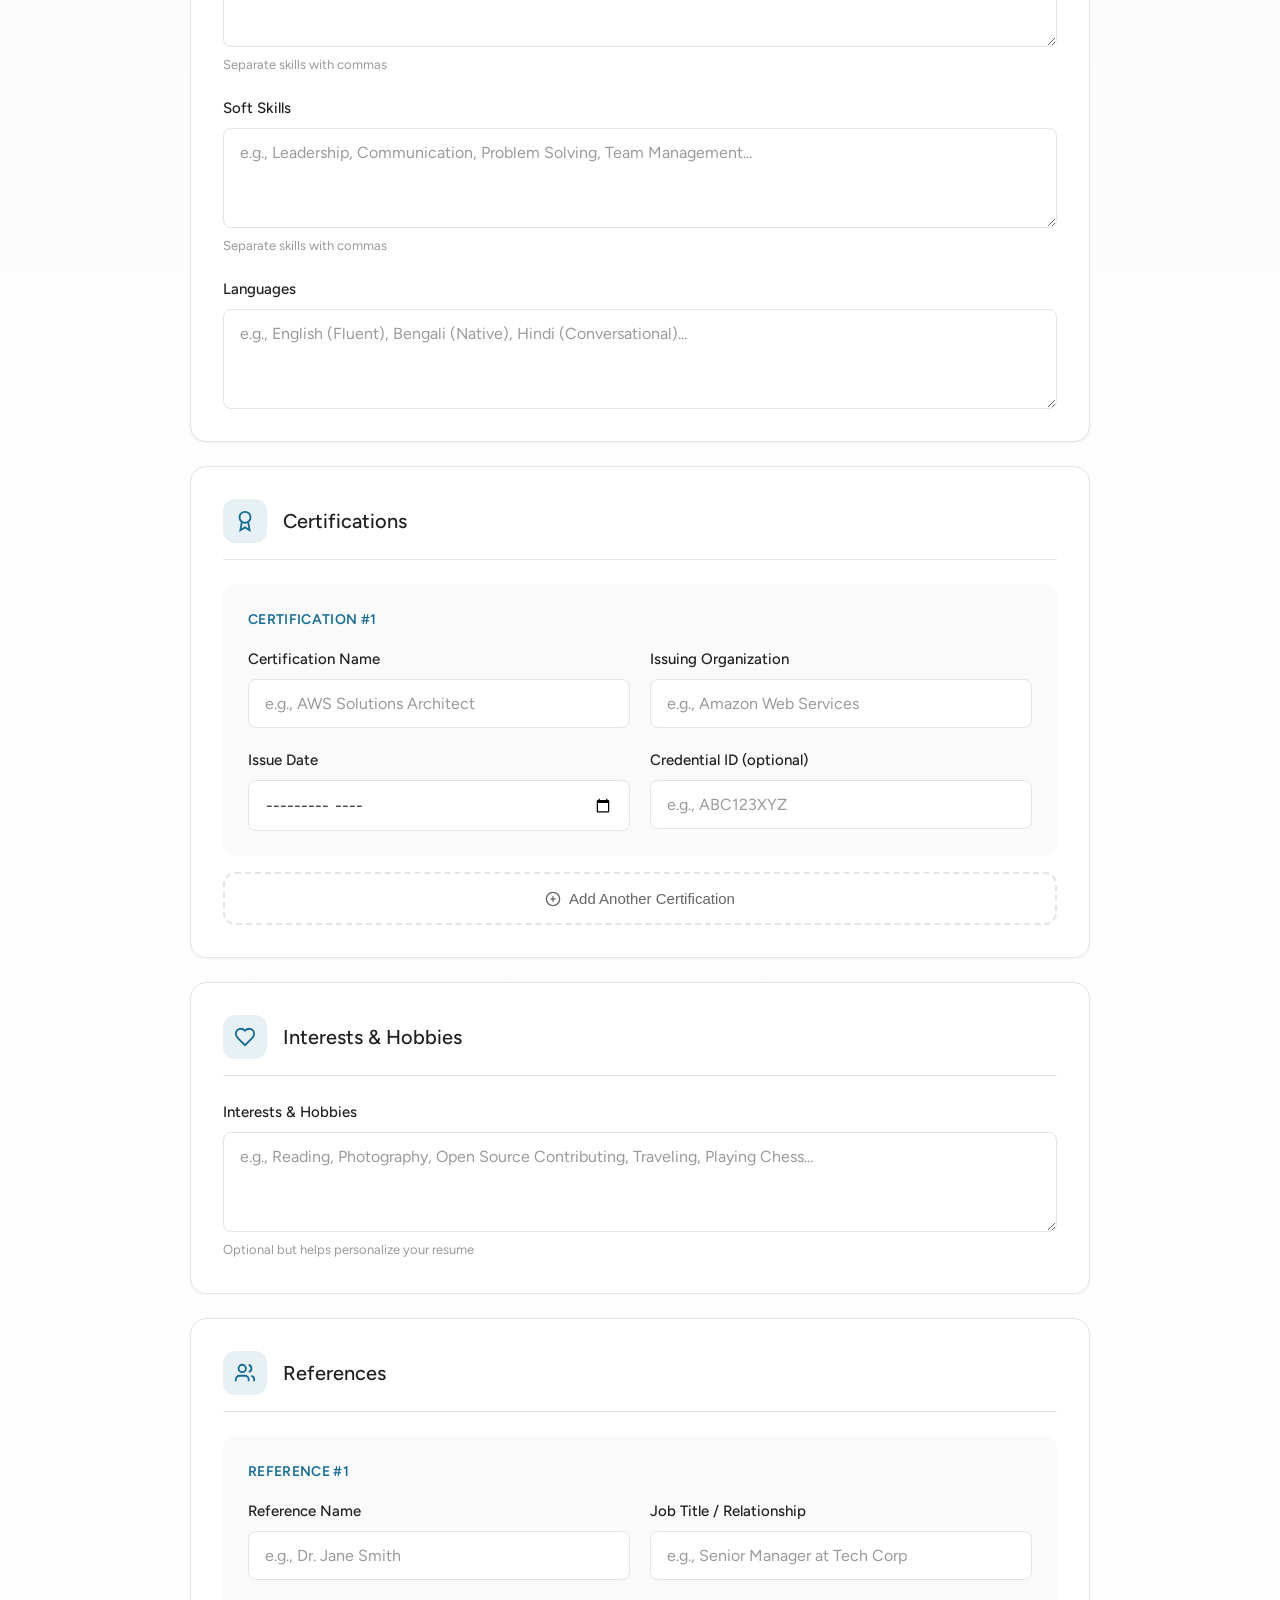
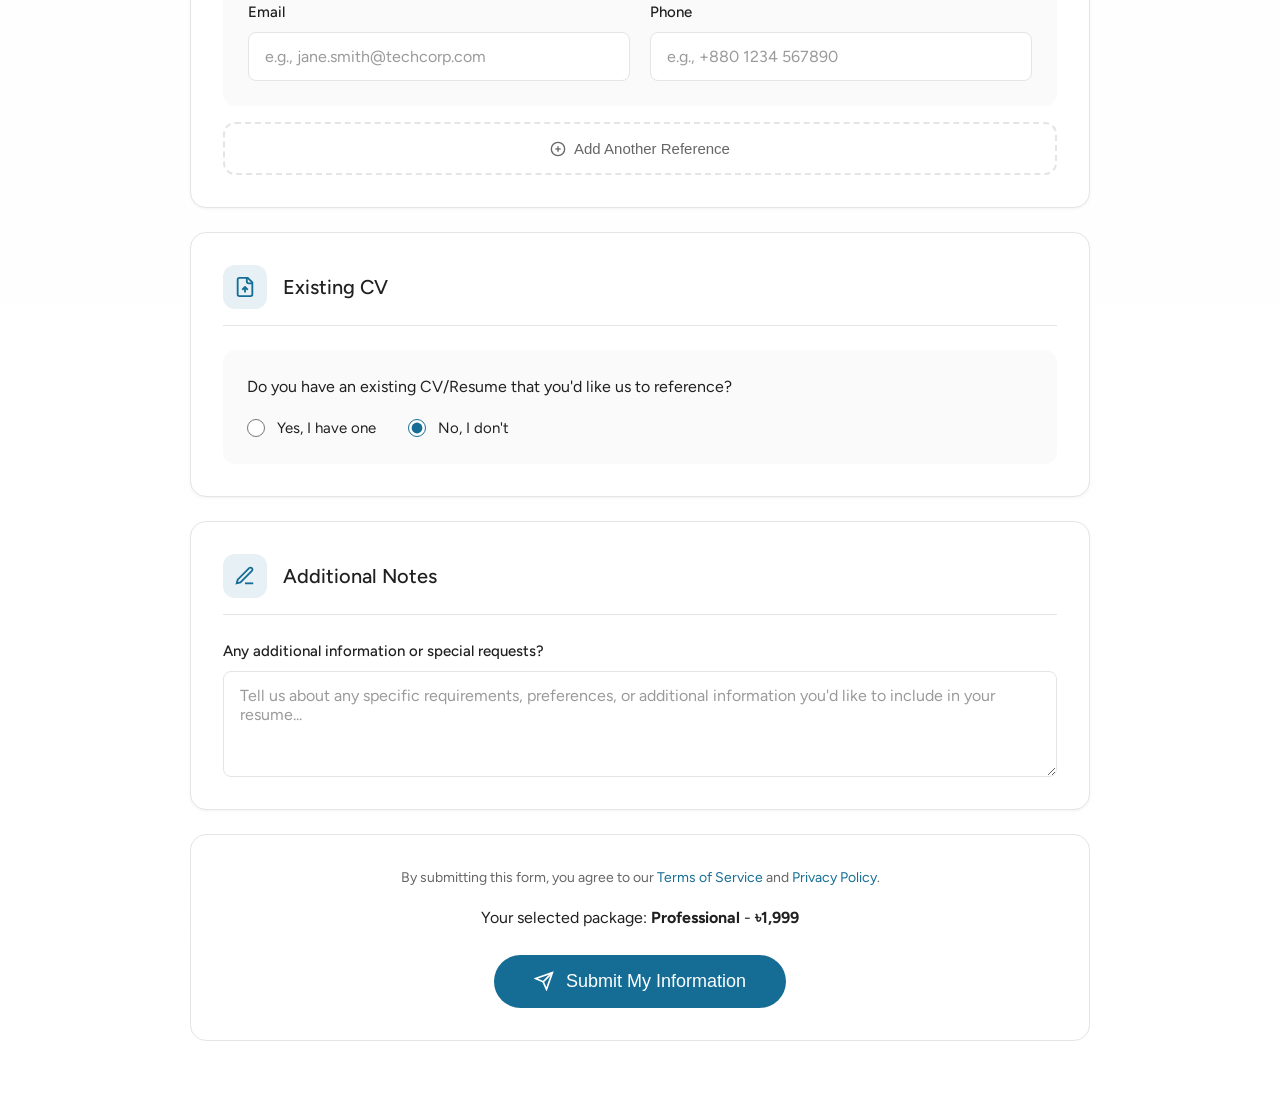
<file: form.html>
<!DOCTYPE html>
<html lang="en">
<head>
  <meta charset="UTF-8">
  <meta name="viewport" content="width=device-width, initial-scale=1.0">
  <title>Submit Your Information - DraftaCV</title>
  <link rel="icon" type="image/png" href="images/Asset 6 (2).png">
  <link rel="shortcut icon" type="image/png" href="images/Asset 6 (2).png">
  <meta name="description" content="Submit your information to get your professional CV/Resume built by DraftaCV.">
  <link rel="preconnect" href="https://fonts.googleapis.com">
  <link rel="preconnect" href="https://fonts.gstatic.com" crossorigin>
  <link href="https://fonts.googleapis.com/css2?family=Figtree:wght@300;400;500;600;700;800&family=Geist+Mono:wght@400;500&display=swap" rel="stylesheet">
  <link rel="stylesheet" href="styles.css">
  <link rel="stylesheet" href="form-styles.css">
</head>
<body>
  <!-- Navigation -->
  <nav class="navbar scrolled" id="navbar">
    <div class="nav-container">
        <a href="index.html#home" class="nav-logo">
      <img src="images/Asset 6.png" alt="DraftaCV Logo" class="logo-image">
    </a>
      
      <div class="nav-links" id="navLinks">
        <a href="index.html#home" class="nav-link">Home</a>
        <a href="cv-checker.html" class="nav-link">ATS Scan</a>
        <a href="index.html#packages" class="nav-link">Packages</a>
        <a href="index.html#features" class="nav-link">Features</a>
        <a href="index.html#contact" class="nav-link">Contact</a>
      </div>
      
      <a href="index.html#packages" class="nav-cta">Get Started Today</a>
      
      <button class="mobile-menu-btn" id="mobileMenuBtn" aria-label="Toggle menu">
        <span class="hamburger"></span>
      </button>
    </div>
    
    <!-- Mobile Menu -->
    <div class="mobile-menu" id="mobileMenu">
      <a href="index.html#home" class="mobile-link">Home</a>
      <a href="index.html#packages" class="mobile-link">Packages</a>
      <a href="index.html#features" class="mobile-link">Features</a>
      <a href="index.html#contact" class="mobile-link">Contact</a>
      <a href="index.html#packages" class="mobile-cta">Get Started Today</a>
    </div>
  </nav>

  <!-- Form Section -->
  <section class="form-section">
    <div class="form-container">
      <div class="form-header">
        <a href="index.html#packages" class="back-link">
          <svg viewBox="0 0 24 24" fill="none" stroke="currentColor" stroke-width="2" width="16" height="16">
            <path d="M19 12H5"/><path d="m12 19-7-7 7-7"/>
          </svg>
          Back to Packages
        </a>
        <h1 class="form-title">Submit Your Information</h1>
        <div class="selected-package-display">
          <span>Selected Package:</span>
          <span class="package-name" id="selectedPackageName">Professional</span>
          <span class="package-price" id="selectedPackagePrice">৳1,999</span>
        </div>
        <p class="form-subtitle">Please fill in all the details below to help us build your perfect resume. Fields marked with <span class="required-star">*</span> are required.</p>
      </div>

      <form id="cvForm" class="cv-form">
        <!-- Personal Information -->
        <div class="form-section-group">
          <div class="section-header">
            <div class="section-icon">
              <svg viewBox="0 0 24 24" fill="none" stroke="currentColor" stroke-width="2">
                <circle cx="12" cy="8" r="4"/>
                <path d="M20 21a8 8 0 1 0-16 0"/>
              </svg>
            </div>
            <h2 class="section-title">Personal Information</h2>
          </div>
          
          <div class="form-grid">
            <div class="form-group full-width">
              <label for="fullName">Full Name <span class="required-star">*</span></label>
              <input type="text" id="fullName" name="fullName" required placeholder="e.g., John Doe">
            </div>
            
            <div class="form-group">
              <label for="email">Email Address <span class="required-star">*</span></label>
              <input type="email" id="email" name="email" required placeholder="e.g., john@example.com">
            </div>
            
            <div class="form-group">
              <label for="phone">Phone Number <span class="required-star">*</span></label>
              <input type="tel" id="phone" name="phone" required placeholder="e.g., +880 1234 567890">
            </div>
            
            <div class="form-group full-width">
              <label for="address">Address</label>
              <input type="text" id="address" name="address" placeholder="e.g., 123 Main Street, Dhaka, Bangladesh">
            </div>
            
            <div class="form-group">
              <label for="linkedin">LinkedIn Profile URL</label>
              <input type="url" id="linkedin" name="linkedin" placeholder="e.g., https://linkedin.com/in/johndoe">
            </div>
            
            <div class="form-group">
              <label for="portfolio">Portfolio/Website URL</label>
              <input type="url" id="portfolio" name="portfolio" placeholder="e.g., https://johndoe.com">
            </div>
            
            <div class="form-group full-width">
              <label for="professionalSummary">Professional Summary / Objective</label>
              <textarea id="professionalSummary" name="professionalSummary" rows="4" placeholder="Write a brief summary about yourself and your career goals..."></textarea>
            </div>
            
            <div class="form-group full-width">
              <label for="profilePhoto">Professional Photo</label>
              <div class="file-upload-wrapper">
                <input type="file" id="profilePhoto" name="profilePhoto" accept="image/*">
                <div class="file-upload-display">
                  <svg viewBox="0 0 24 24" fill="none" stroke="currentColor" stroke-width="2" width="24" height="24">
                    <rect width="18" height="18" x="3" y="3" rx="2" ry="2"/>
                    <circle cx="9" cy="9" r="2"/>
                    <path d="m21 15-3.086-3.086a2 2 0 0 0-2.828 0L6 21"/>
                  </svg>
                  <span>Click to upload or drag and drop</span>
                  <span class="file-hint">PNG, JPG up to 5MB</span>
                </div>
              </div>
            </div>
          </div>
        </div>


                <!-- Job Application Question -->
        <div class="form-section-group">
          <div class="section-header">
            <div class="section-icon">
              <svg viewBox="0 0 24 24" fill="none" stroke="currentColor" stroke-width="2">
                <path d="M12 20h9"/>
                <path d="M16.5 3.5a2.12 2.12 0 0 1 3 3L7 19l-4 1 1-4L16.5 3.5z"/>
              </svg>
            </div>
            <h2 class="section-title">Job Application</h2>
          </div>
          
          <div class="job-application-section">
            <div class="job-application-question">
              <p>Are you applying for any specific job? <span class="required-star">*</span></p>
              <div class="radio-group">
                <label class="radio-label">
                  <input type="radio" name="applyingForJob" value="yes" required onchange="toggleJobApplicationFields(true)">
                  <span class="radio-custom"></span>
                  Yes
                </label>
                <label class="radio-label">
                  <input type="radio" name="applyingForJob" value="no" required onchange="toggleJobApplicationFields(false)">
                  <span class="radio-custom"></span>
                  No
                </label>
              </div>
            </div>
            
            <div id="jobApplicationFields" class="job-application-fields">
              <div class="form-grid">
                <div class="form-group full-width">
                  <label for="targetJobTitle">Target Job Title <span class="required-star">*</span></label>
                  <input type="text" id="targetJobTitle" name="targetJobTitle" placeholder="e.g., Senior Software Engineer">
                </div>
                
                <div class="form-group full-width">
                  <label for="targetJobDescription">Job Description</label>
                  <textarea id="targetJobDescription" name="targetJobDescription" rows="5" placeholder="Paste the job description here or describe the role you're applying for..."></textarea>
                  <span class="field-hint">This helps us tailor your resume to the specific position</span>
                </div>
              </div>
            </div>
          </div>
        </div>
        
        <!-- Work Experience -->
        <div class="form-section-group">
          <div class="section-header">
            <div class="section-icon">
              <svg viewBox="0 0 24 24" fill="none" stroke="currentColor" stroke-width="2">
                <rect width="20" height="14" x="2" y="7" rx="2" ry="2"/>
                <path d="M16 21V5a2 2 0 0 0-2-2h-4a2 2 0 0 0-2 2v16"/>
              </svg>
            </div>
            <h2 class="section-title">Work Experience</h2>
          </div>
          
          <div id="workExperienceContainer">
            <div class="experience-entry" data-index="0">
              <div class="entry-header">
                <span class="entry-number">Experience #1</span>
                <button type="button" class="remove-entry-btn" onclick="removeWorkExperience(0)" style="display: none;">
                  <svg viewBox="0 0 24 24" fill="none" stroke="currentColor" stroke-width="2" width="16" height="16">
                    <path d="M3 6h18"/><path d="M19 6v14c0 1-1 2-2 2H7c-1 0-2-1-2-2V6"/><path d="M8 6V4c0-1 1-2 2-2h4c1 0 2 1 2 2v2"/>
                  </svg>
                  Remove
                </button>
              </div>
              <div class="form-grid">
                <div class="form-group">
                  <label>Job Title <span class="required-star">*</span></label>
                  <input type="text" name="workTitle_0" required placeholder="e.g., Senior Software Engineer">
                </div>
                
                <div class="form-group">
                  <label>Company Name <span class="required-star">*</span></label>
                  <input type="text" name="workCompany_0" required placeholder="e.g., Tech Corp Ltd.">
                </div>
                
                <div class="form-group full-width">
                  <label>Company Address / Location</label>
                  <input type="text" name="workLocation_0" placeholder="e.g., Dhaka, Bangladesh">
                </div>
                
                <div class="form-group">
                  <label>Start Date <span class="required-star">*</span></label>
                  <input type="month" name="workStartDate_0" required>
                </div>
                
                <div class="form-group">
                  <label>End Date</label>
                  <div class="date-with-checkbox">
                    <input type="month" name="workEndDate_0" id="workEndDate_0">
                    <label class="checkbox-label">
                      <input type="checkbox" name="workCurrent_0" onchange="toggleCurrentJob(0)">
                      Currently working here
                    </label>
                  </div>
                </div>
                
                <div class="form-group full-width">
                  <label>Key Responsibilities & Achievements</label>
                  <textarea name="workDescription_0" rows="4" placeholder="Describe your key responsibilities, achievements, and impact in this role..."></textarea>
                </div>
              </div>
            </div>
          </div>
          
          <button type="button" class="add-entry-btn" onclick="addWorkExperience()">
            <svg viewBox="0 0 24 24" fill="none" stroke="currentColor" stroke-width="2" width="16" height="16">
              <circle cx="12" cy="12" r="10"/><path d="M8 12h8"/><path d="M12 8v8"/>
            </svg>
            Add Another Work Experience
          </button>
        </div>

        <!-- Education -->
        <div class="form-section-group">
          <div class="section-header">
            <div class="section-icon">
              <svg viewBox="0 0 24 24" fill="none" stroke="currentColor" stroke-width="2">
                <path d="M22 10v6M2 10l10-5 10 5-10 5z"/>
                <path d="M6 12v5c3 3 9 3 12 0v-5"/>
              </svg>
            </div>
            <h2 class="section-title">Education</h2>
          </div>
          
          <div id="educationContainer">
            <div class="education-entry" data-index="0">
              <div class="entry-header">
                <span class="entry-number">Education #1</span>
                <button type="button" class="remove-entry-btn" onclick="removeEducation(0)" style="display: none;">
                  <svg viewBox="0 0 24 24" fill="none" stroke="currentColor" stroke-width="2" width="16" height="16">
                    <path d="M3 6h18"/><path d="M19 6v14c0 1-1 2-2 2H7c-1 0-2-1-2-2V6"/><path d="M8 6V4c0-1 1-2 2-2h4c1 0 2 1 2 2v2"/>
                  </svg>
                  Remove
                </button>
              </div>
              <div class="form-grid">
                <div class="form-group">
                  <label>Degree / Certificate <span class="required-star">*</span></label>
                  <input type="text" name="eduDegree_0" required placeholder="e.g., Bachelor of Science in Computer Science">
                </div>
                
                <div class="form-group">
                  <label>Institution Name <span class="required-star">*</span></label>
                  <input type="text" name="eduInstitution_0" required placeholder="e.g., University of Dhaka">
                </div>
                
                <div class="form-group">
                  <label>Location</label>
                  <input type="text" name="eduLocation_0" placeholder="e.g., Dhaka, Bangladesh">
                </div>
                
                <div class="form-group">
                  <label>GPA / Grade (optional)</label>
                  <input type="text" name="eduGrade_0" placeholder="e.g., 3.8 / 4.0">
                </div>
                
                <div class="form-group">
                  <label>Start Year</label>
                  <input type="number" name="eduStartYear_0" min="1950" max="2030" placeholder="e.g., 2018">
                </div>
                
                <div class="form-group">
                  <label>End Year (or Expected)</label>
                  <input type="number" name="eduEndYear_0" min="1950" max="2030" placeholder="e.g., 2022">
                </div>
              </div>
            </div>
          </div>
          
          <button type="button" class="add-entry-btn" onclick="addEducation()">
            <svg viewBox="0 0 24 24" fill="none" stroke="currentColor" stroke-width="2" width="16" height="16">
              <circle cx="12" cy="12" r="10"/><path d="M8 12h8"/><path d="M12 8v8"/>
            </svg>
            Add Another Education
          </button>
        </div>

        <!-- Skills -->
        <div class="form-section-group">
          <div class="section-header">
            <div class="section-icon">
              <svg viewBox="0 0 24 24" fill="none" stroke="currentColor" stroke-width="2">
                <path d="M14.7 6.3a1 1 0 0 0 0 1.4l1.6 1.6a1 1 0 0 0 1.4 0l3.77-3.77a6 6 0 0 1-7.94 7.94l-6.91 6.91a2.12 2.12 0 0 1-3-3l6.91-6.91a6 6 0 0 1 7.94-7.94l-3.76 3.76z"/>
              </svg>
            </div>
            <h2 class="section-title">Skills</h2>
          </div>
          
          <div class="form-grid">
            <div class="form-group full-width">
              <label>Technical Skills</label>
              <textarea id="technicalSkills" name="technicalSkills" rows="3" placeholder="e.g., JavaScript, Python, React, Node.js, SQL, AWS, Git..."></textarea>
              <span class="field-hint">Separate skills with commas</span>
            </div>
            
            <div class="form-group full-width">
              <label>Soft Skills</label>
              <textarea id="softSkills" name="softSkills" rows="3" placeholder="e.g., Leadership, Communication, Problem Solving, Team Management..."></textarea>
              <span class="field-hint">Separate skills with commas</span>
            </div>
            
            <div class="form-group full-width">
              <label>Languages</label>
              <textarea id="languages" name="languages" rows="2" placeholder="e.g., English (Fluent), Bengali (Native), Hindi (Conversational)..."></textarea>
            </div>
          </div>
        </div>

        <!-- Certifications -->
        <div class="form-section-group">
          <div class="section-header">
            <div class="section-icon">
              <svg viewBox="0 0 24 24" fill="none" stroke="currentColor" stroke-width="2">
                <circle cx="12" cy="8" r="6"/>
                <path d="M15.477 12.89 17 22l-5-3-5 3 1.523-9.11"/>
              </svg>
            </div>
            <h2 class="section-title">Certifications</h2>
          </div>
          
          <div id="certificationsContainer">
            <div class="certification-entry" data-index="0">
              <div class="entry-header">
                <span class="entry-number">Certification #1</span>
                <button type="button" class="remove-entry-btn" onclick="removeCertification(0)" style="display: none;">
                  <svg viewBox="0 0 24 24" fill="none" stroke="currentColor" stroke-width="2" width="16" height="16">
                    <path d="M3 6h18"/><path d="M19 6v14c0 1-1 2-2 2H7c-1 0-2-1-2-2V6"/><path d="M8 6V4c0-1 1-2 2-2h4c1 0 2 1 2 2v2"/>
                  </svg>
                  Remove
                </button>
              </div>
              <div class="form-grid">
                <div class="form-group">
                  <label>Certification Name</label>
                  <input type="text" name="certName_0" placeholder="e.g., AWS Solutions Architect">
                </div>
                
                <div class="form-group">
                  <label>Issuing Organization</label>
                  <input type="text" name="certOrg_0" placeholder="e.g., Amazon Web Services">
                </div>
                
                <div class="form-group">
                  <label>Issue Date</label>
                  <input type="month" name="certDate_0">
                </div>
                
                <div class="form-group">
                  <label>Credential ID (optional)</label>
                  <input type="text" name="certId_0" placeholder="e.g., ABC123XYZ">
                </div>
              </div>
            </div>
          </div>
          
          <button type="button" class="add-entry-btn" onclick="addCertification()">
            <svg viewBox="0 0 24 24" fill="none" stroke="currentColor" stroke-width="2" width="16" height="16">
              <circle cx="12" cy="12" r="10"/><path d="M8 12h8"/><path d="M12 8v8"/>
            </svg>
            Add Another Certification
          </button>
        </div>

        <!-- Interests -->
        <div class="form-section-group">
          <div class="section-header">
            <div class="section-icon">
              <svg viewBox="0 0 24 24" fill="none" stroke="currentColor" stroke-width="2">
                <path d="M19 14c1.49-1.46 3-3.21 3-5.5A5.5 5.5 0 0 0 16.5 3c-1.76 0-3 .5-4.5 2-1.5-1.5-2.74-2-4.5-2A5.5 5.5 0 0 0 2 8.5c0 2.3 1.5 4.05 3 5.5l7 7Z"/>
              </svg>
            </div>
            <h2 class="section-title">Interests & Hobbies</h2>
          </div>
          
          <div class="form-grid">
            <div class="form-group full-width">
              <label>Interests & Hobbies</label>
              <textarea id="interests" name="interests" rows="3" placeholder="e.g., Reading, Photography, Open Source Contributing, Traveling, Playing Chess..."></textarea>
              <span class="field-hint">Optional but helps personalize your resume</span>
            </div>
          </div>
        </div>

        <!-- References -->
        <div class="form-section-group">
          <div class="section-header">
            <div class="section-icon">
              <svg viewBox="0 0 24 24" fill="none" stroke="currentColor" stroke-width="2">
                <path d="M16 21v-2a4 4 0 0 0-4-4H6a4 4 0 0 0-4 4v2"/>
                <circle cx="9" cy="7" r="4"/>
                <path d="M22 21v-2a4 4 0 0 0-3-3.87"/>
                <path d="M16 3.13a4 4 0 0 1 0 7.75"/>
              </svg>
            </div>
            <h2 class="section-title">References</h2>
          </div>
          
          <div id="referencesContainer">
            <div class="reference-entry" data-index="0">
              <div class="entry-header">
                <span class="entry-number">Reference #1</span>
                <button type="button" class="remove-entry-btn" onclick="removeReference(0)" style="display: none;">
                  <svg viewBox="0 0 24 24" fill="none" stroke="currentColor" stroke-width="2" width="16" height="16">
                    <path d="M3 6h18"/><path d="M19 6v14c0 1-1 2-2 2H7c-1 0-2-1-2-2V6"/><path d="M8 6V4c0-1 1-2 2-2h4c1 0 2 1 2 2v2"/>
                  </svg>
                  Remove
                </button>
              </div>
              <div class="form-grid">
                <div class="form-group">
                  <label>Reference Name</label>
                  <input type="text" name="refName_0" placeholder="e.g., Dr. Jane Smith">
                </div>
                
                <div class="form-group">
                  <label>Job Title / Relationship</label>
                  <input type="text" name="refTitle_0" placeholder="e.g., Senior Manager at Tech Corp">
                </div>
                
                <div class="form-group">
                  <label>Email</label>
                  <input type="email" name="refEmail_0" placeholder="e.g., jane.smith@techcorp.com">
                </div>
                
                <div class="form-group">
                  <label>Phone</label>
                  <input type="tel" name="refPhone_0" placeholder="e.g., +880 1234 567890">
                </div>
              </div>
            </div>
          </div>
          
          <button type="button" class="add-entry-btn" onclick="addReference()">
            <svg viewBox="0 0 24 24" fill="none" stroke="currentColor" stroke-width="2" width="16" height="16">
              <circle cx="12" cy="12" r="10"/><path d="M8 12h8"/><path d="M12 8v8"/>
            </svg>
            Add Another Reference
          </button>
        </div>

        <!-- Existing CV Upload -->
        <div class="form-section-group">
          <div class="section-header">
            <div class="section-icon">
              <svg viewBox="0 0 24 24" fill="none" stroke="currentColor" stroke-width="2">
                <path d="M15 2H6a2 2 0 0 0-2 2v16a2 2 0 0 0 2 2h12a2 2 0 0 0 2-2V7Z"/>
                <path d="M14 2v4a2 2 0 0 0 2 2h4"/>
                <path d="M12 12v6"/>
                <path d="m15 15-3-3-3 3"/>
              </svg>
            </div>
            <h2 class="section-title">Existing CV</h2>
          </div>
          
          <div class="existing-cv-section">
            <div class="cv-question">
              <p>Do you have an existing CV/Resume that you'd like us to reference?</p>
              <div class="radio-group">
                <label class="radio-label">
                  <input type="radio" name="hasExistingCV" value="yes" onchange="toggleCVUpload(true)">
                  <span class="radio-custom"></span>
                  Yes, I have one
                </label>
                <label class="radio-label">
                  <input type="radio" name="hasExistingCV" value="no" checked onchange="toggleCVUpload(false)">
                  <span class="radio-custom"></span>
                  No, I don't
                </label>
              </div>
            </div>
            
            <div id="cvUploadSection" class="cv-upload-section" style="display: none;">
              <label>Upload Your Existing CV</label>
              <div class="file-upload-wrapper large">
                <input type="file" id="existingCV" name="existingCV" accept=".pdf,.doc,.docx">
                <div class="file-upload-display">
                  <svg viewBox="0 0 24 24" fill="none" stroke="currentColor" stroke-width="2" width="32" height="32">
                    <path d="M15 2H6a2 2 0 0 0-2 2v16a2 2 0 0 0 2 2h12a2 2 0 0 0 2-2V7Z"/>
                    <path d="M14 2v4a2 2 0 0 0 2 2h4"/>
                    <path d="M12 12v6"/>
                    <path d="m15 15-3-3-3 3"/>
                  </svg>
                  <span>Click to upload or drag and drop</span>
                  <span class="file-hint">PDF, DOC, DOCX up to 10MB</span>
                </div>
              </div>
            </div>
          </div>
        </div>

        <!-- Additional Notes -->
        <div class="form-section-group">
          <div class="section-header">
            <div class="section-icon">
              <svg viewBox="0 0 24 24" fill="none" stroke="currentColor" stroke-width="2">
                <path d="M12 20h9"/>
                <path d="M16.5 3.5a2.121 2.121 0 0 1 3 3L7 19l-4 1 1-4L16.5 3.5z"/>
              </svg>
            </div>
            <h2 class="section-title">Additional Notes</h2>
          </div>
          
          <div class="form-grid">
            <div class="form-group full-width">
              <label>Any additional information or special requests?</label>
              <textarea id="additionalNotes" name="additionalNotes" rows="4" placeholder="Tell us about any specific requirements, preferences, or additional information you'd like to include in your resume..."></textarea>
            </div>
          </div>
        </div>

        <!-- Submit Section -->
        <div class="form-submit-section">
          <div class="submit-info">
            <p>By submitting this form, you agree to our <a href="#">Terms of Service</a> and <a href="#">Privacy Policy</a>.</p>
            <p class="package-reminder">Your selected package: <strong id="submitPackageName">Professional</strong> - <strong id="submitPackagePrice">৳1,999</strong></p>
          </div>
          
          <button type="submit" class="submit-btn">
            <svg viewBox="0 0 24 24" fill="none" stroke="currentColor" stroke-width="2" width="20" height="20">
              <path d="M22 2 11 13"/>
              <path d="m22 2-7 20-4-9-9-4 20-7z"/>
            </svg>
            Submit My Information
          </button>
        </div>
      </form>
    </div>
  </section>

  <!-- Success Modal -->
  <div id="successModal" class="modal">
    <div class="modal-content">
      <div class="modal-icon success">
        <svg viewBox="0 0 24 24" fill="none" stroke="currentColor" stroke-width="2" width="48" height="48">
          <circle cx="12" cy="12" r="10"/>
          <path d="m9 12 2 2 4-4"/>
        </svg>
      </div>
      <h2>Thank You!</h2>
      <p>Your information has been submitted successfully. Our team will start working on your resume and get back to you within the delivery timeframe of your selected package.</p>
      <p style="margin-top: 0.5rem; font-weight: 500; color: var(--text-dark);">Please click the <strong style="color: var(--primary);">Confirm Order</strong> button below to finalize your order.</p>
      <p class="modal-package">Package: <strong id="modalPackageName">Professional</strong></p>
      <p class="modal-invoice">Invoice ID: <strong id="modalInvoiceId">-</strong></p>
      <div class="modal-buttons">
        <button class="modal-btn modal-btn-primary" onclick="confirmOrderWhatsApp()">Confirm Order</button>
        <button class="modal-btn modal-btn-outline" onclick="closeModal()">Back to Home</button>
      </div>
    </div>
  </div>

  <script src="form-script.js"></script>
  <script src="country-detect.js"></script>
  <script src="script.js"></script>
</body>
</html>
</file>
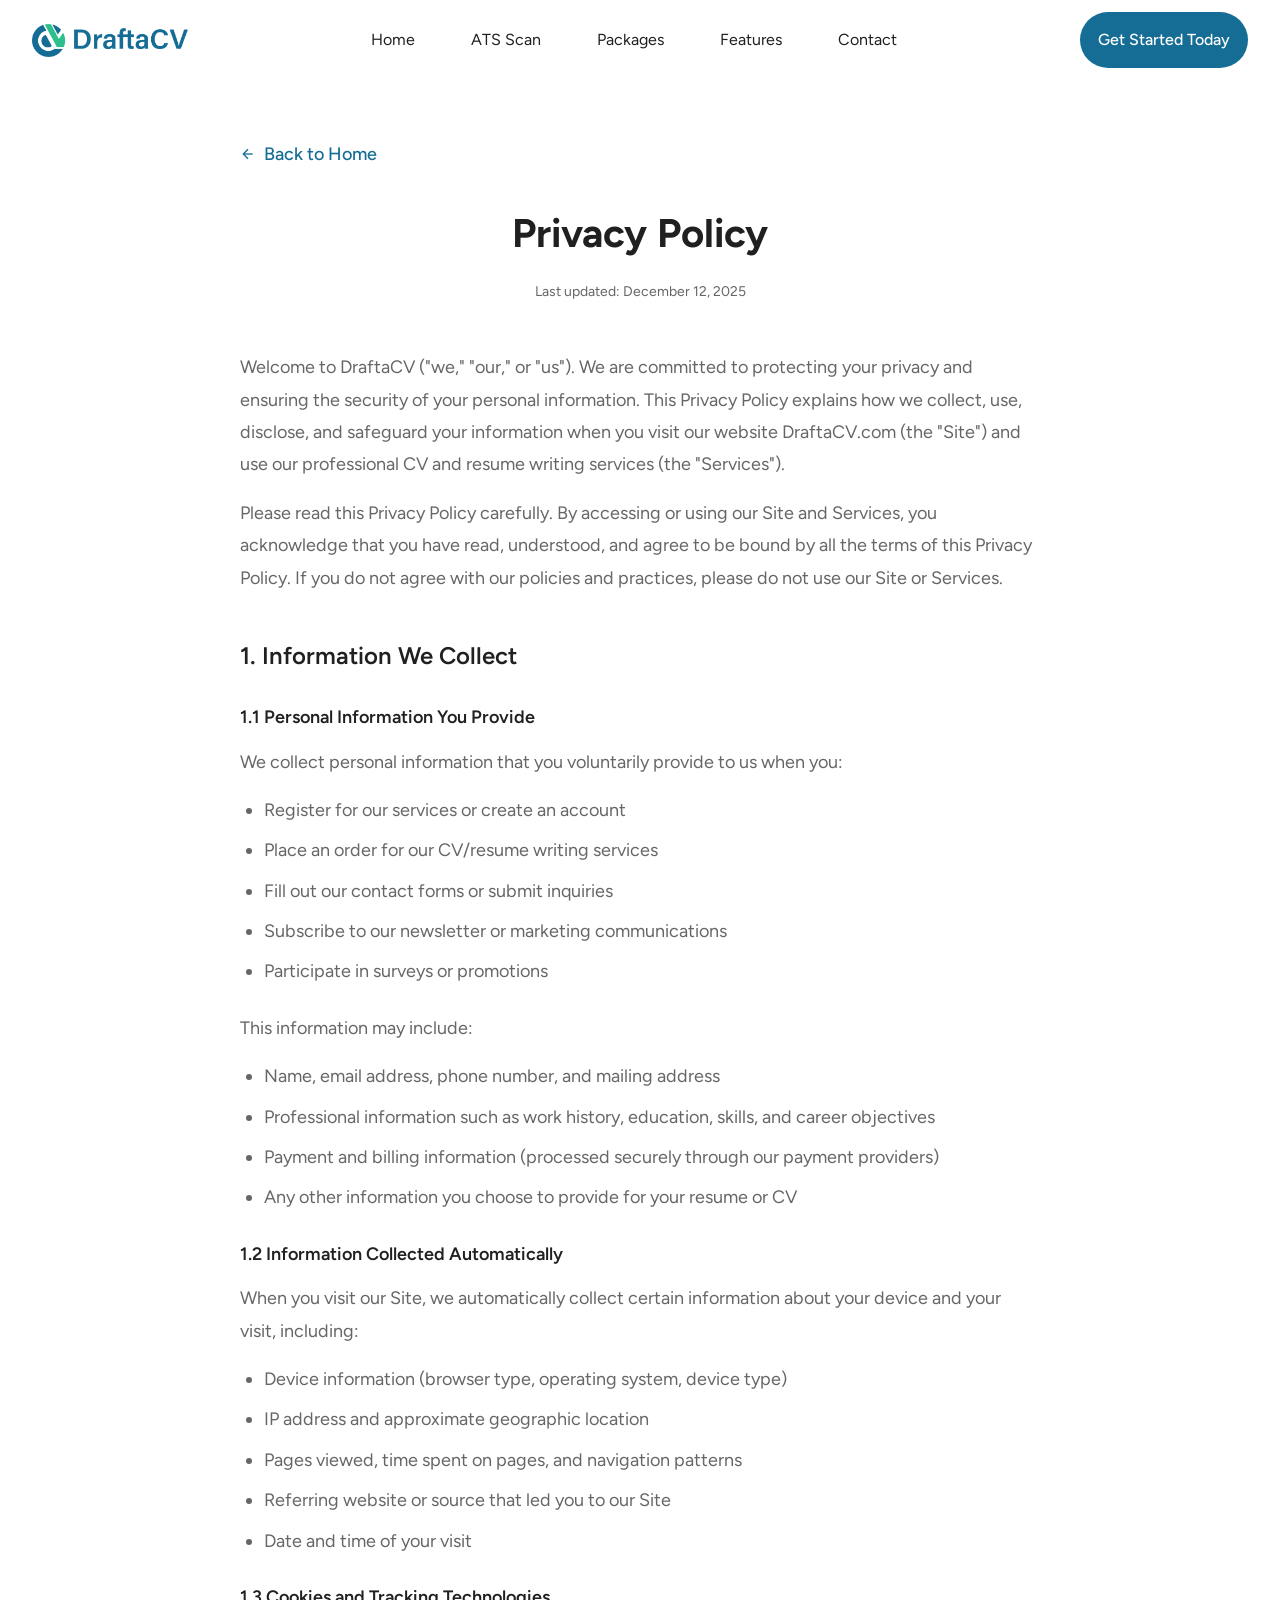
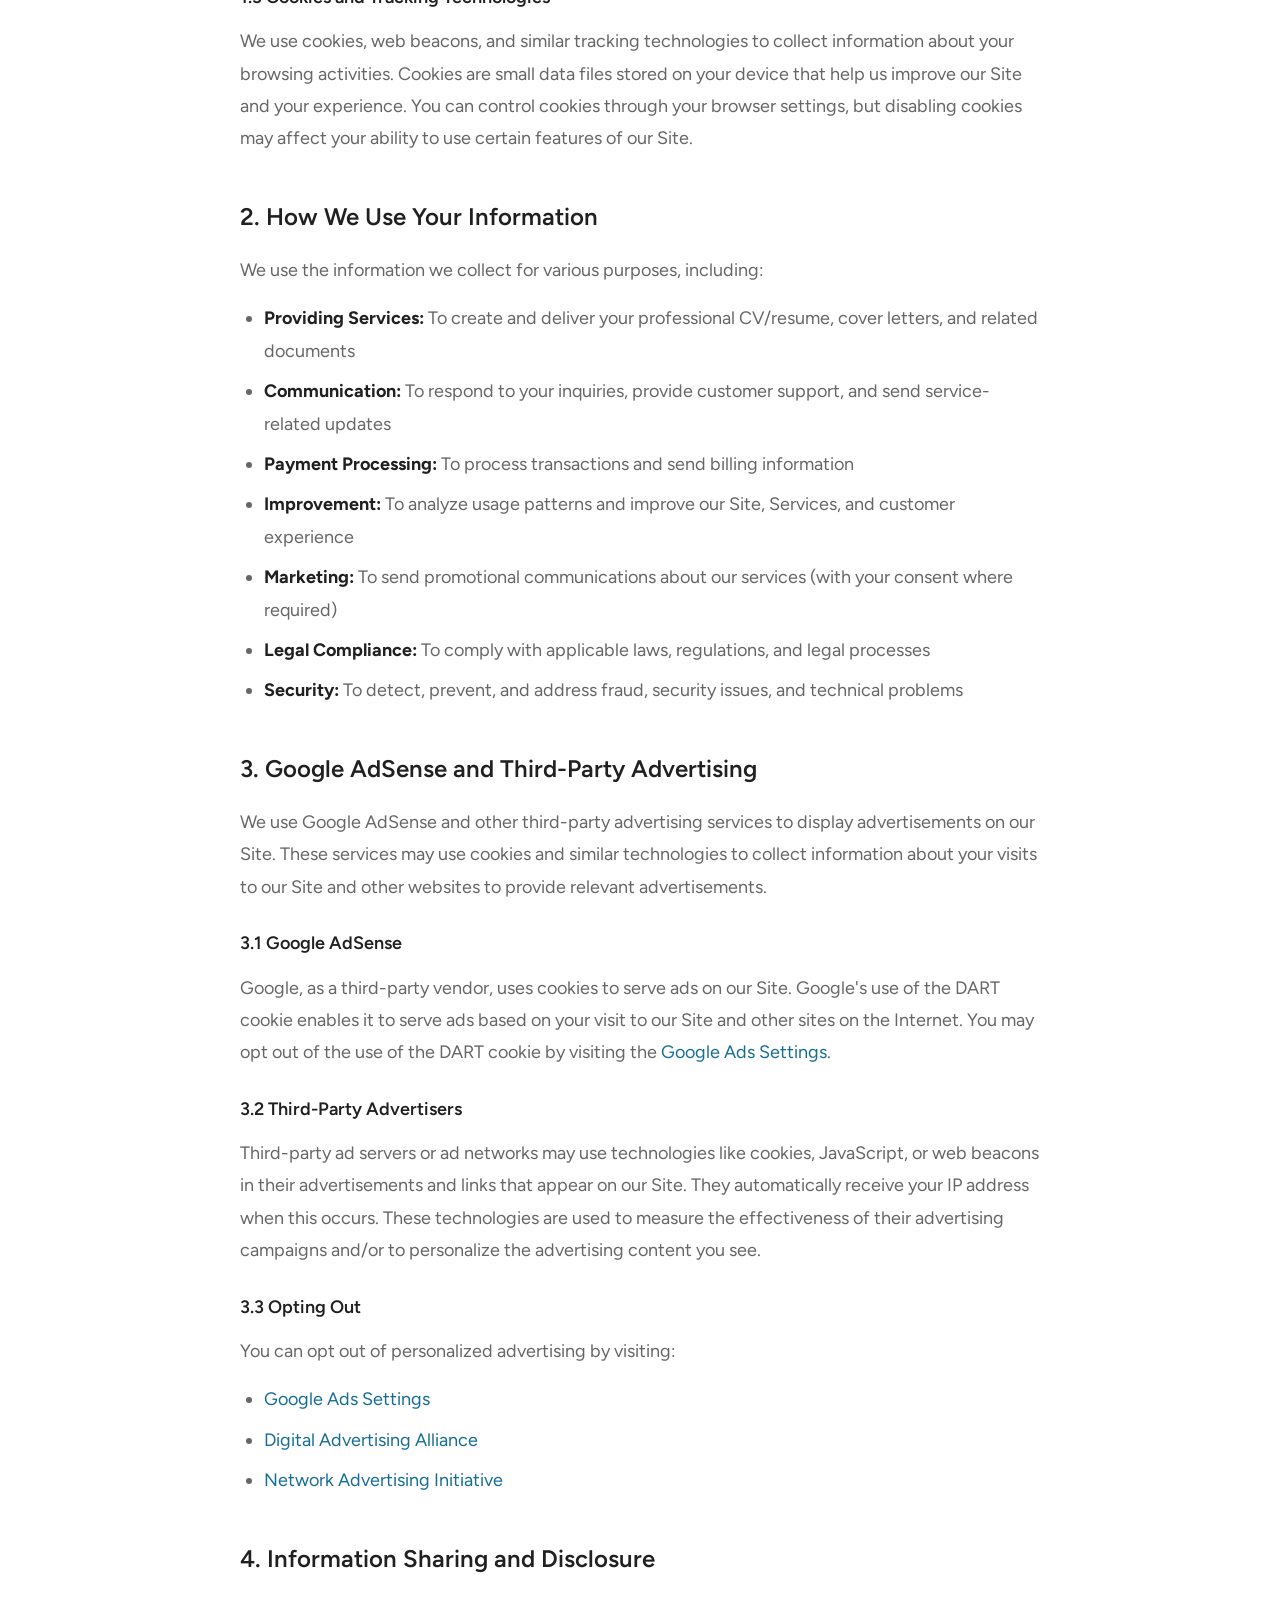
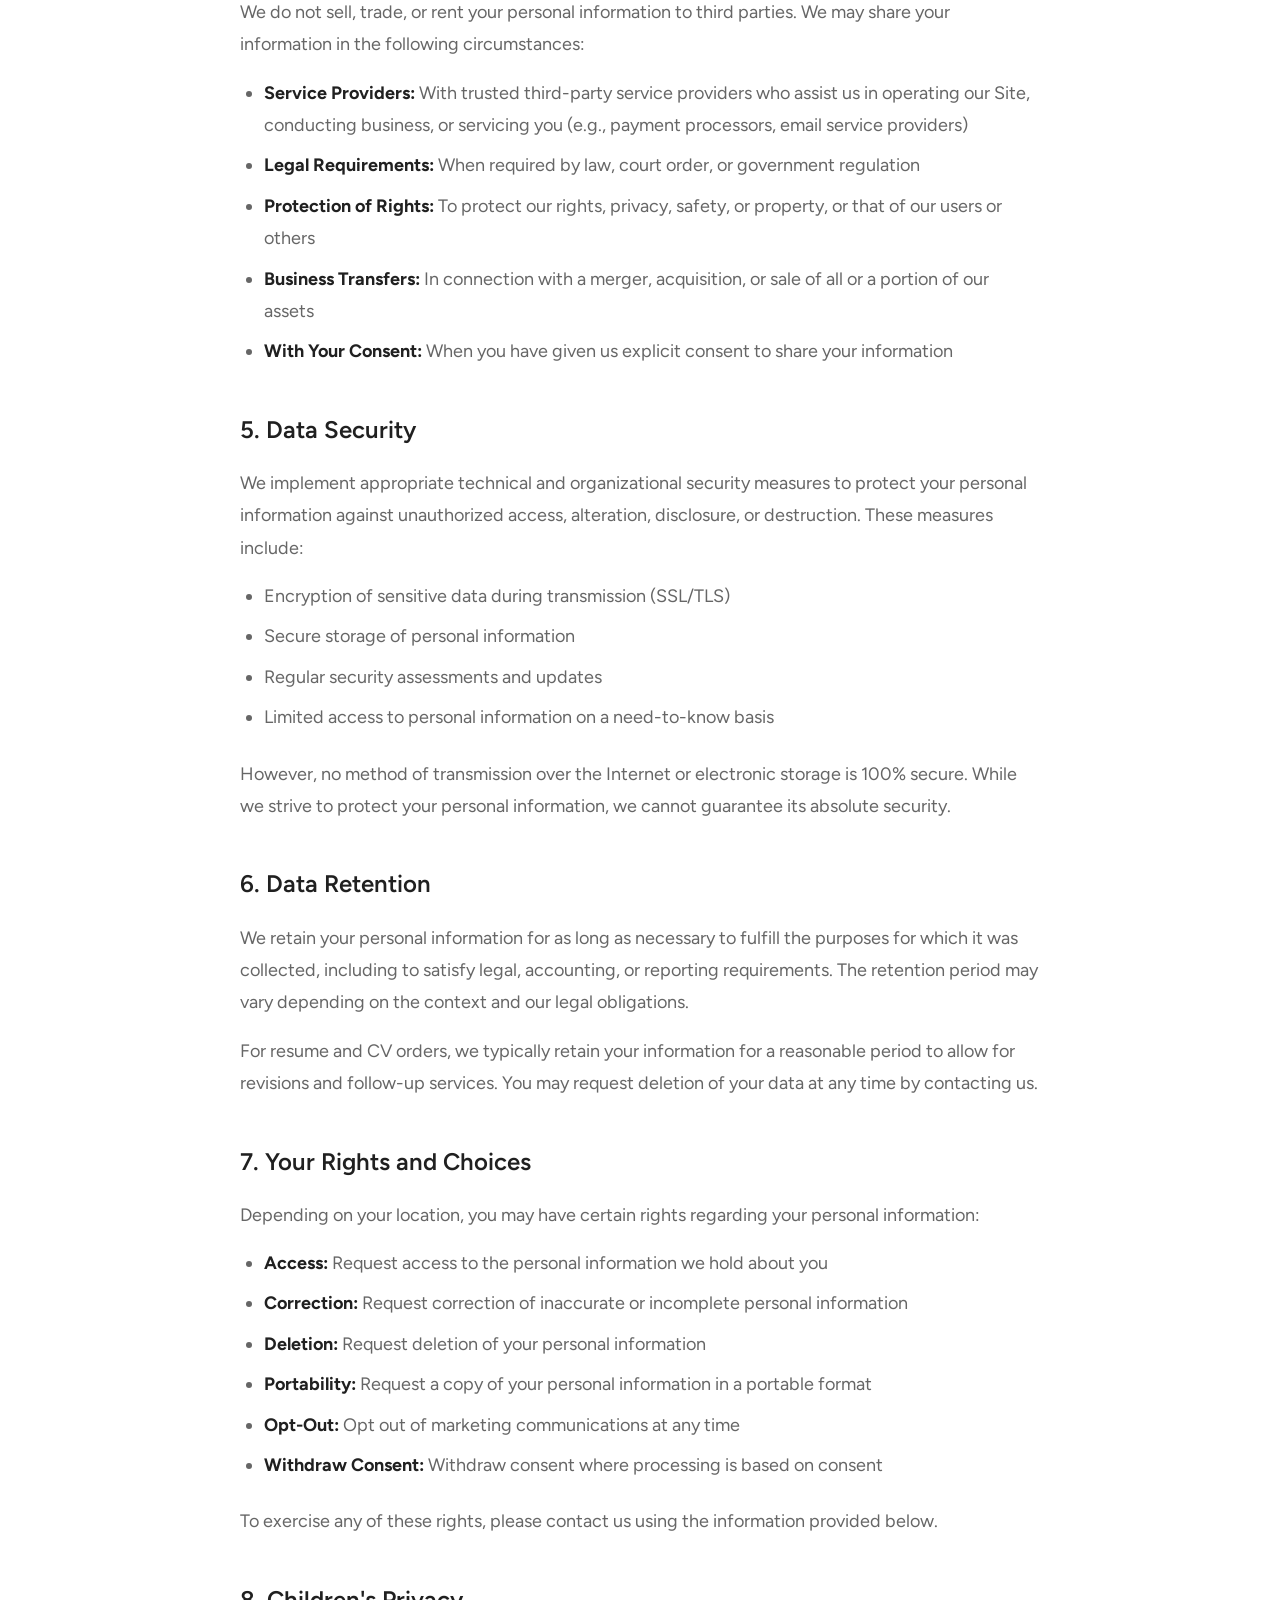
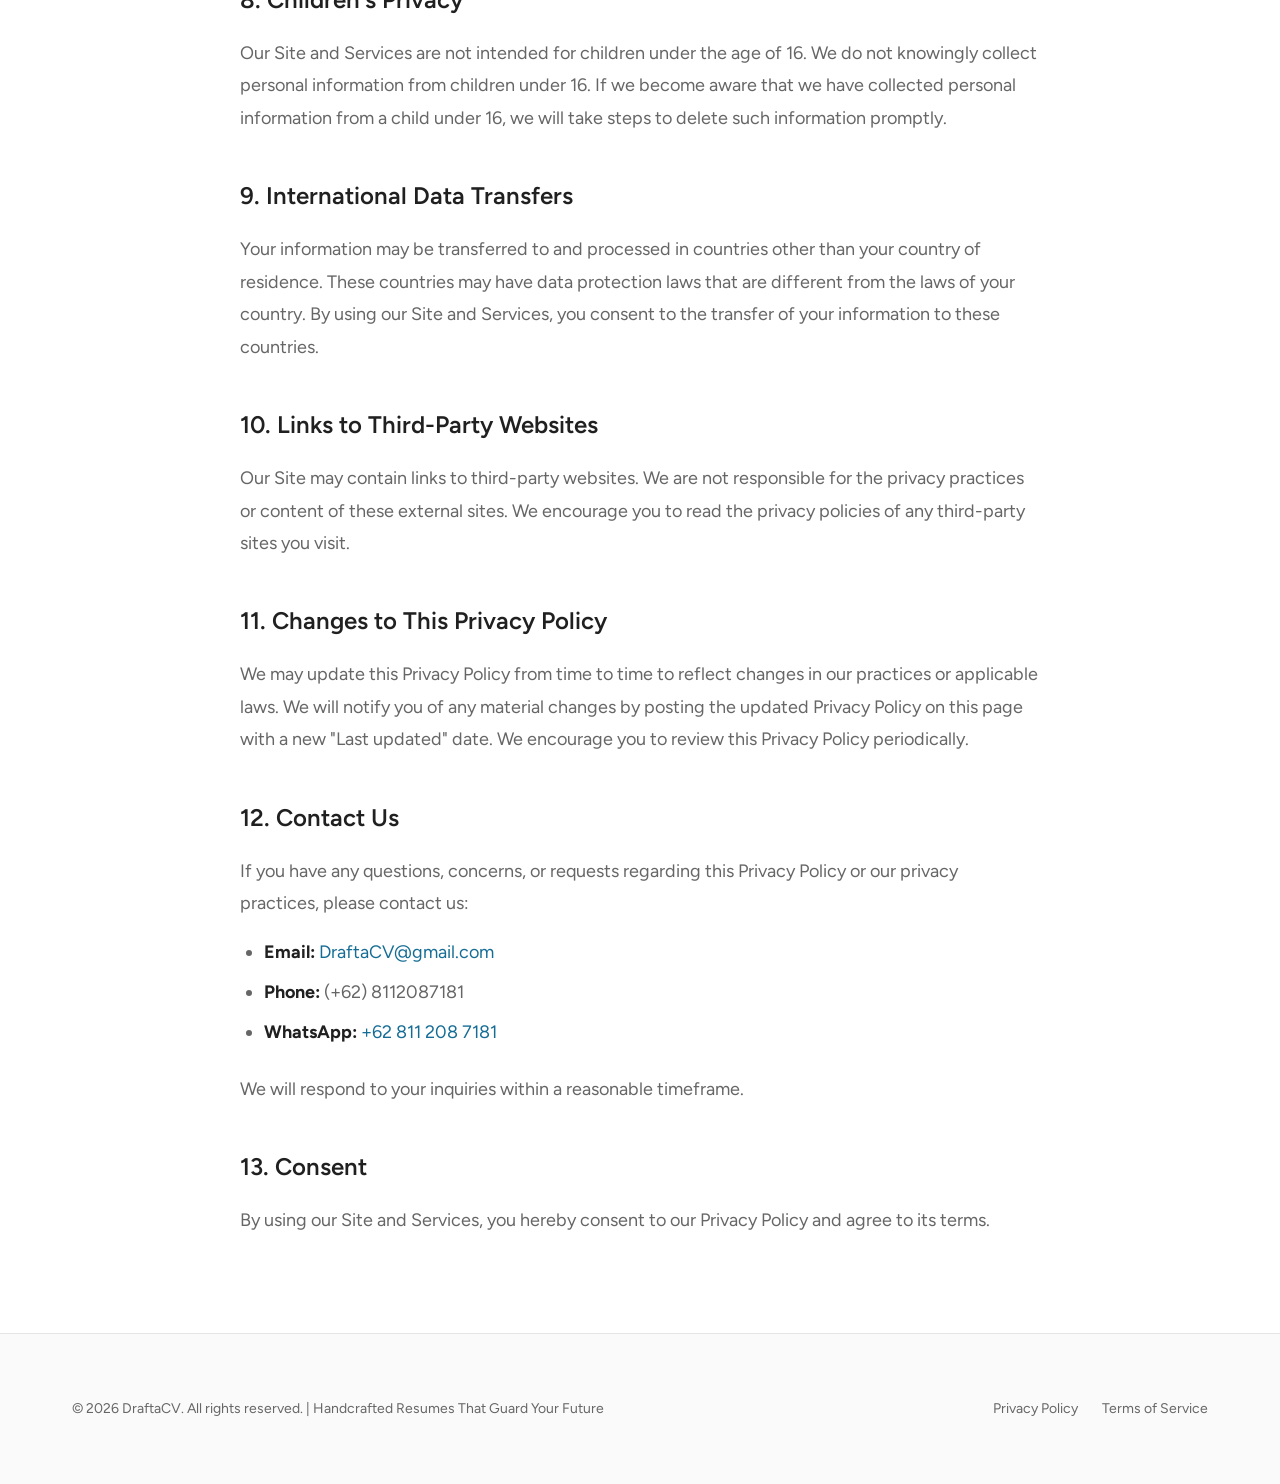
<file: privacy-policy.html>
<!DOCTYPE html>
<html lang="en">
<head>
  <meta charset="UTF-8">
  <meta name="viewport" content="width=device-width, initial-scale=1.0">
  <title>Privacy Policy - DraftaCV</title>
  <link rel="icon" type="image/png" href="images/Asset 6 (2).png">
  <link rel="shortcut icon" type="image/png" href="images/Asset 6 (2).png">
  <meta name="description" content="Privacy Policy for DraftaCV - Professional CV & Resume Builder. Learn how we collect, use, and protect your personal information.">
  <link rel="preconnect" href="https://fonts.googleapis.com">
  <link rel="preconnect" href="https://fonts.gstatic.com" crossorigin>
  <link href="https://fonts.googleapis.com/css2?family=Figtree:wght@300;400;500;600;700;800&family=Geist+Mono:wght@400;500&display=swap" rel="stylesheet">
  <link rel="stylesheet" href="styles.css">
</head>
<body>
  <!-- Navigation -->
  <nav class="navbar" id="navbar">
    <div class="nav-container">
          <a href="index.html#home" class="nav-logo">
      <img src="images/Asset 6.png" alt="DraftaCV Logo" class="logo-image">
    </a>
      
      <div class="nav-links" id="navLinks">
        <a href="index.html#home" class="nav-link">Home</a>
        <a href="cv-checker.html" class="nav-link">ATS Scan</a>
        <a href="index.html#packages" class="nav-link">Packages</a>
        <a href="index.html#features" class="nav-link">Features</a>
        <a href="index.html#contact" class="nav-link">Contact</a>
      </div>
      
      <a href="index.html#packages" class="nav-cta">Get Started Today</a>
      
      <button class="mobile-menu-btn" id="mobileMenuBtn" aria-label="Toggle menu">
        <span class="hamburger"></span>
      </button>
    </div>
    
    <!-- Mobile Menu -->
    <div class="mobile-menu" id="mobileMenu">
      <a href="index.html#home" class="mobile-link">Home</a>
      <a href="cv-checker.html" class="mobile-link">ATS Scan</a>
      <a href="index.html#packages" class="mobile-link">Packages</a>
      <a href="index.html#features" class="mobile-link">Features</a>
      <a href="index.html#contact" class="mobile-link">Contact</a>
      <a href="index.html#packages" class="mobile-cta">Get Started Today</a>
    </div>
  </nav>

  <!-- Privacy Policy Content -->
  <main class="legal-page">
    <div class="legal-container">
      <a href="index.html" class="legal-back">
        <svg width="16" height="16" viewBox="0 0 24 24" fill="none" stroke="currentColor" stroke-width="2">
          <path d="M19 12H5"/><path d="m12 19-7-7 7-7"/>
        </svg>
        Back to Home
      </a>
      
      <div class="legal-header">
        <h1 class="legal-title">Privacy Policy</h1>
        <p class="legal-updated">Last updated: December 12, 2025</p>
      </div>
      
      <div class="legal-content">
        <p>Welcome to DraftaCV ("we," "our," or "us"). We are committed to protecting your privacy and ensuring the security of your personal information. This Privacy Policy explains how we collect, use, disclose, and safeguard your information when you visit our website DraftaCV.com (the "Site") and use our professional CV and resume writing services (the "Services").</p>
        
        <p>Please read this Privacy Policy carefully. By accessing or using our Site and Services, you acknowledge that you have read, understood, and agree to be bound by all the terms of this Privacy Policy. If you do not agree with our policies and practices, please do not use our Site or Services.</p>

        <h2>1. Information We Collect</h2>
        
        <h3>1.1 Personal Information You Provide</h3>
        <p>We collect personal information that you voluntarily provide to us when you:</p>
        <ul>
          <li>Register for our services or create an account</li>
          <li>Place an order for our CV/resume writing services</li>
          <li>Fill out our contact forms or submit inquiries</li>
          <li>Subscribe to our newsletter or marketing communications</li>
          <li>Participate in surveys or promotions</li>
        </ul>
        <p>This information may include:</p>
        <ul>
          <li>Name, email address, phone number, and mailing address</li>
          <li>Professional information such as work history, education, skills, and career objectives</li>
          <li>Payment and billing information (processed securely through our payment providers)</li>
          <li>Any other information you choose to provide for your resume or CV</li>
        </ul>

        <h3>1.2 Information Collected Automatically</h3>
        <p>When you visit our Site, we automatically collect certain information about your device and your visit, including:</p>
        <ul>
          <li>Device information (browser type, operating system, device type)</li>
          <li>IP address and approximate geographic location</li>
          <li>Pages viewed, time spent on pages, and navigation patterns</li>
          <li>Referring website or source that led you to our Site</li>
          <li>Date and time of your visit</li>
        </ul>

        <h3>1.3 Cookies and Tracking Technologies</h3>
        <p>We use cookies, web beacons, and similar tracking technologies to collect information about your browsing activities. Cookies are small data files stored on your device that help us improve our Site and your experience. You can control cookies through your browser settings, but disabling cookies may affect your ability to use certain features of our Site.</p>

        <h2>2. How We Use Your Information</h2>
        <p>We use the information we collect for various purposes, including:</p>
        <ul>
          <li><strong>Providing Services:</strong> To create and deliver your professional CV/resume, cover letters, and related documents</li>
          <li><strong>Communication:</strong> To respond to your inquiries, provide customer support, and send service-related updates</li>
          <li><strong>Payment Processing:</strong> To process transactions and send billing information</li>
          <li><strong>Improvement:</strong> To analyze usage patterns and improve our Site, Services, and customer experience</li>
          <li><strong>Marketing:</strong> To send promotional communications about our services (with your consent where required)</li>
          <li><strong>Legal Compliance:</strong> To comply with applicable laws, regulations, and legal processes</li>
          <li><strong>Security:</strong> To detect, prevent, and address fraud, security issues, and technical problems</li>
        </ul>

        <h2>3. Google AdSense and Third-Party Advertising</h2>
        <p>We use Google AdSense and other third-party advertising services to display advertisements on our Site. These services may use cookies and similar technologies to collect information about your visits to our Site and other websites to provide relevant advertisements.</p>
        
        <h3>3.1 Google AdSense</h3>
        <p>Google, as a third-party vendor, uses cookies to serve ads on our Site. Google's use of the DART cookie enables it to serve ads based on your visit to our Site and other sites on the Internet. You may opt out of the use of the DART cookie by visiting the <a href="https://policies.google.com/technologies/ads" target="_blank" rel="noopener noreferrer">Google Ads Settings</a>.</p>

        <h3>3.2 Third-Party Advertisers</h3>
        <p>Third-party ad servers or ad networks may use technologies like cookies, JavaScript, or web beacons in their advertisements and links that appear on our Site. They automatically receive your IP address when this occurs. These technologies are used to measure the effectiveness of their advertising campaigns and/or to personalize the advertising content you see.</p>

        <h3>3.3 Opting Out</h3>
        <p>You can opt out of personalized advertising by visiting:</p>
        <ul>
          <li><a href="https://www.google.com/settings/ads" target="_blank" rel="noopener noreferrer">Google Ads Settings</a></li>
          <li><a href="https://optout.aboutads.info/" target="_blank" rel="noopener noreferrer">Digital Advertising Alliance</a></li>
          <li><a href="https://optout.networkadvertising.org/" target="_blank" rel="noopener noreferrer">Network Advertising Initiative</a></li>
        </ul>

        <h2>4. Information Sharing and Disclosure</h2>
        <p>We do not sell, trade, or rent your personal information to third parties. We may share your information in the following circumstances:</p>
        <ul>
          <li><strong>Service Providers:</strong> With trusted third-party service providers who assist us in operating our Site, conducting business, or servicing you (e.g., payment processors, email service providers)</li>
          <li><strong>Legal Requirements:</strong> When required by law, court order, or government regulation</li>
          <li><strong>Protection of Rights:</strong> To protect our rights, privacy, safety, or property, or that of our users or others</li>
          <li><strong>Business Transfers:</strong> In connection with a merger, acquisition, or sale of all or a portion of our assets</li>
          <li><strong>With Your Consent:</strong> When you have given us explicit consent to share your information</li>
        </ul>

        <h2>5. Data Security</h2>
        <p>We implement appropriate technical and organizational security measures to protect your personal information against unauthorized access, alteration, disclosure, or destruction. These measures include:</p>
        <ul>
          <li>Encryption of sensitive data during transmission (SSL/TLS)</li>
          <li>Secure storage of personal information</li>
          <li>Regular security assessments and updates</li>
          <li>Limited access to personal information on a need-to-know basis</li>
        </ul>
        <p>However, no method of transmission over the Internet or electronic storage is 100% secure. While we strive to protect your personal information, we cannot guarantee its absolute security.</p>

        <h2>6. Data Retention</h2>
        <p>We retain your personal information for as long as necessary to fulfill the purposes for which it was collected, including to satisfy legal, accounting, or reporting requirements. The retention period may vary depending on the context and our legal obligations.</p>
        <p>For resume and CV orders, we typically retain your information for a reasonable period to allow for revisions and follow-up services. You may request deletion of your data at any time by contacting us.</p>

        <h2>7. Your Rights and Choices</h2>
        <p>Depending on your location, you may have certain rights regarding your personal information:</p>
        <ul>
          <li><strong>Access:</strong> Request access to the personal information we hold about you</li>
          <li><strong>Correction:</strong> Request correction of inaccurate or incomplete personal information</li>
          <li><strong>Deletion:</strong> Request deletion of your personal information</li>
          <li><strong>Portability:</strong> Request a copy of your personal information in a portable format</li>
          <li><strong>Opt-Out:</strong> Opt out of marketing communications at any time</li>
          <li><strong>Withdraw Consent:</strong> Withdraw consent where processing is based on consent</li>
        </ul>
        <p>To exercise any of these rights, please contact us using the information provided below.</p>

        <h2>8. Children's Privacy</h2>
        <p>Our Site and Services are not intended for children under the age of 16. We do not knowingly collect personal information from children under 16. If we become aware that we have collected personal information from a child under 16, we will take steps to delete such information promptly.</p>

        <h2>9. International Data Transfers</h2>
        <p>Your information may be transferred to and processed in countries other than your country of residence. These countries may have data protection laws that are different from the laws of your country. By using our Site and Services, you consent to the transfer of your information to these countries.</p>

        <h2>10. Links to Third-Party Websites</h2>
        <p>Our Site may contain links to third-party websites. We are not responsible for the privacy practices or content of these external sites. We encourage you to read the privacy policies of any third-party sites you visit.</p>

        <h2>11. Changes to This Privacy Policy</h2>
        <p>We may update this Privacy Policy from time to time to reflect changes in our practices or applicable laws. We will notify you of any material changes by posting the updated Privacy Policy on this page with a new "Last updated" date. We encourage you to review this Privacy Policy periodically.</p>

        <h2>12. Contact Us</h2>
        <p>If you have any questions, concerns, or requests regarding this Privacy Policy or our privacy practices, please contact us:</p>
        <ul>
          <li><strong>Email:</strong> <a href="mailto:draftacv@gmail.com">DraftaCV@gmail.com</a></li>
          <li><strong>Phone:</strong> (+62) 8112087181</li>
          <li><strong>WhatsApp:</strong> <a href="https://wa.me/628112087181" target="_blank" rel="noopener noreferrer">+62 811 208 7181</a></li>
        </ul>
        <p>We will respond to your inquiries within a reasonable timeframe.</p>

        <h2>13. Consent</h2>
        <p>By using our Site and Services, you hereby consent to our Privacy Policy and agree to its terms.</p>
      </div>
    </div>
  </main>

  <!-- Footer -->
  <footer class="footer">
    <div class="footer-container">
      <div class="footer-bottom" style="border-top: none; padding-top: 0;">
          <p class="copyright">© <span id="year"></span> DraftaCV. All rights reserved. | Handcrafted Resumes That Guard Your Future</p>

          <script>
          document.getElementById('year').textContent = new Date().getFullYear();
          </script>        <div class="footer-legal">
          <a href="privacy-policy.html">Privacy Policy</a>
          <a href="terms-of-service.html">Terms of Service</a>
        </div>
      </div>
    </div>
  </footer>

  <script src="script.js"></script>
</body>
</html>
</file>
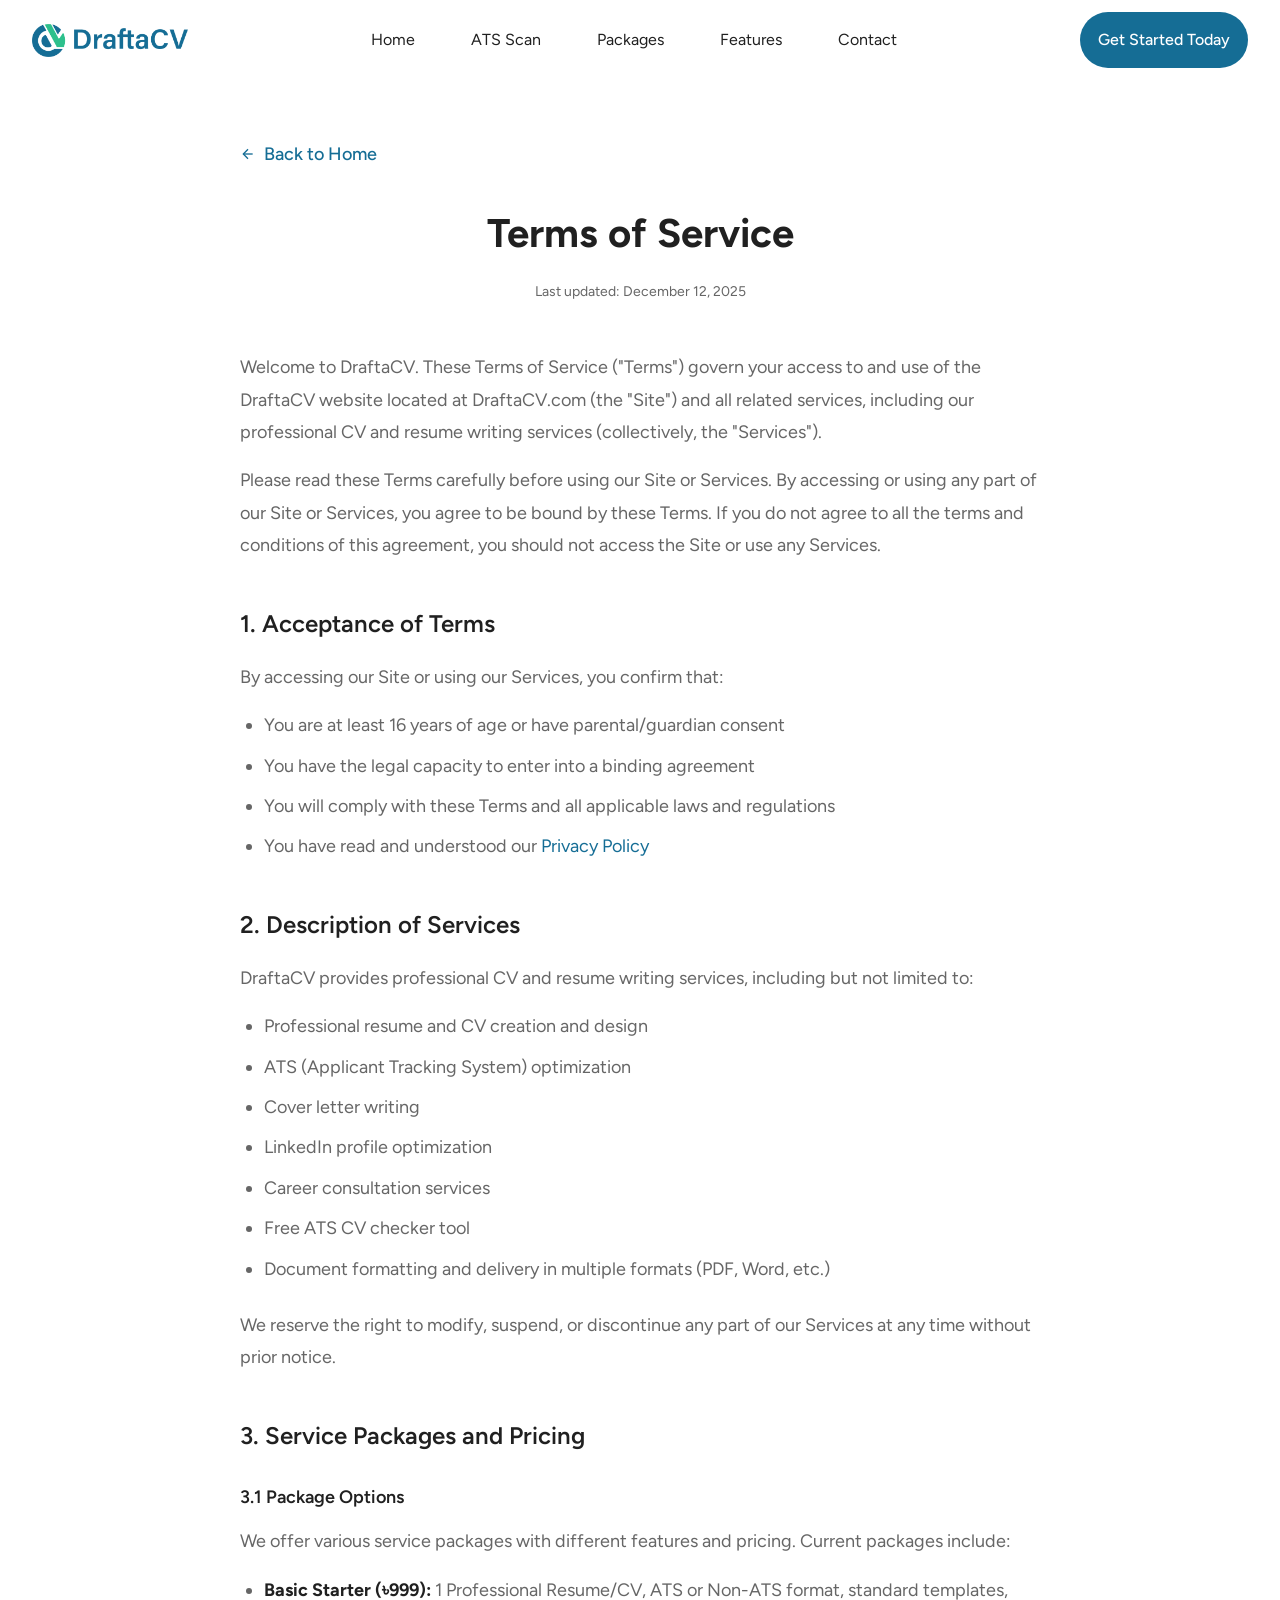
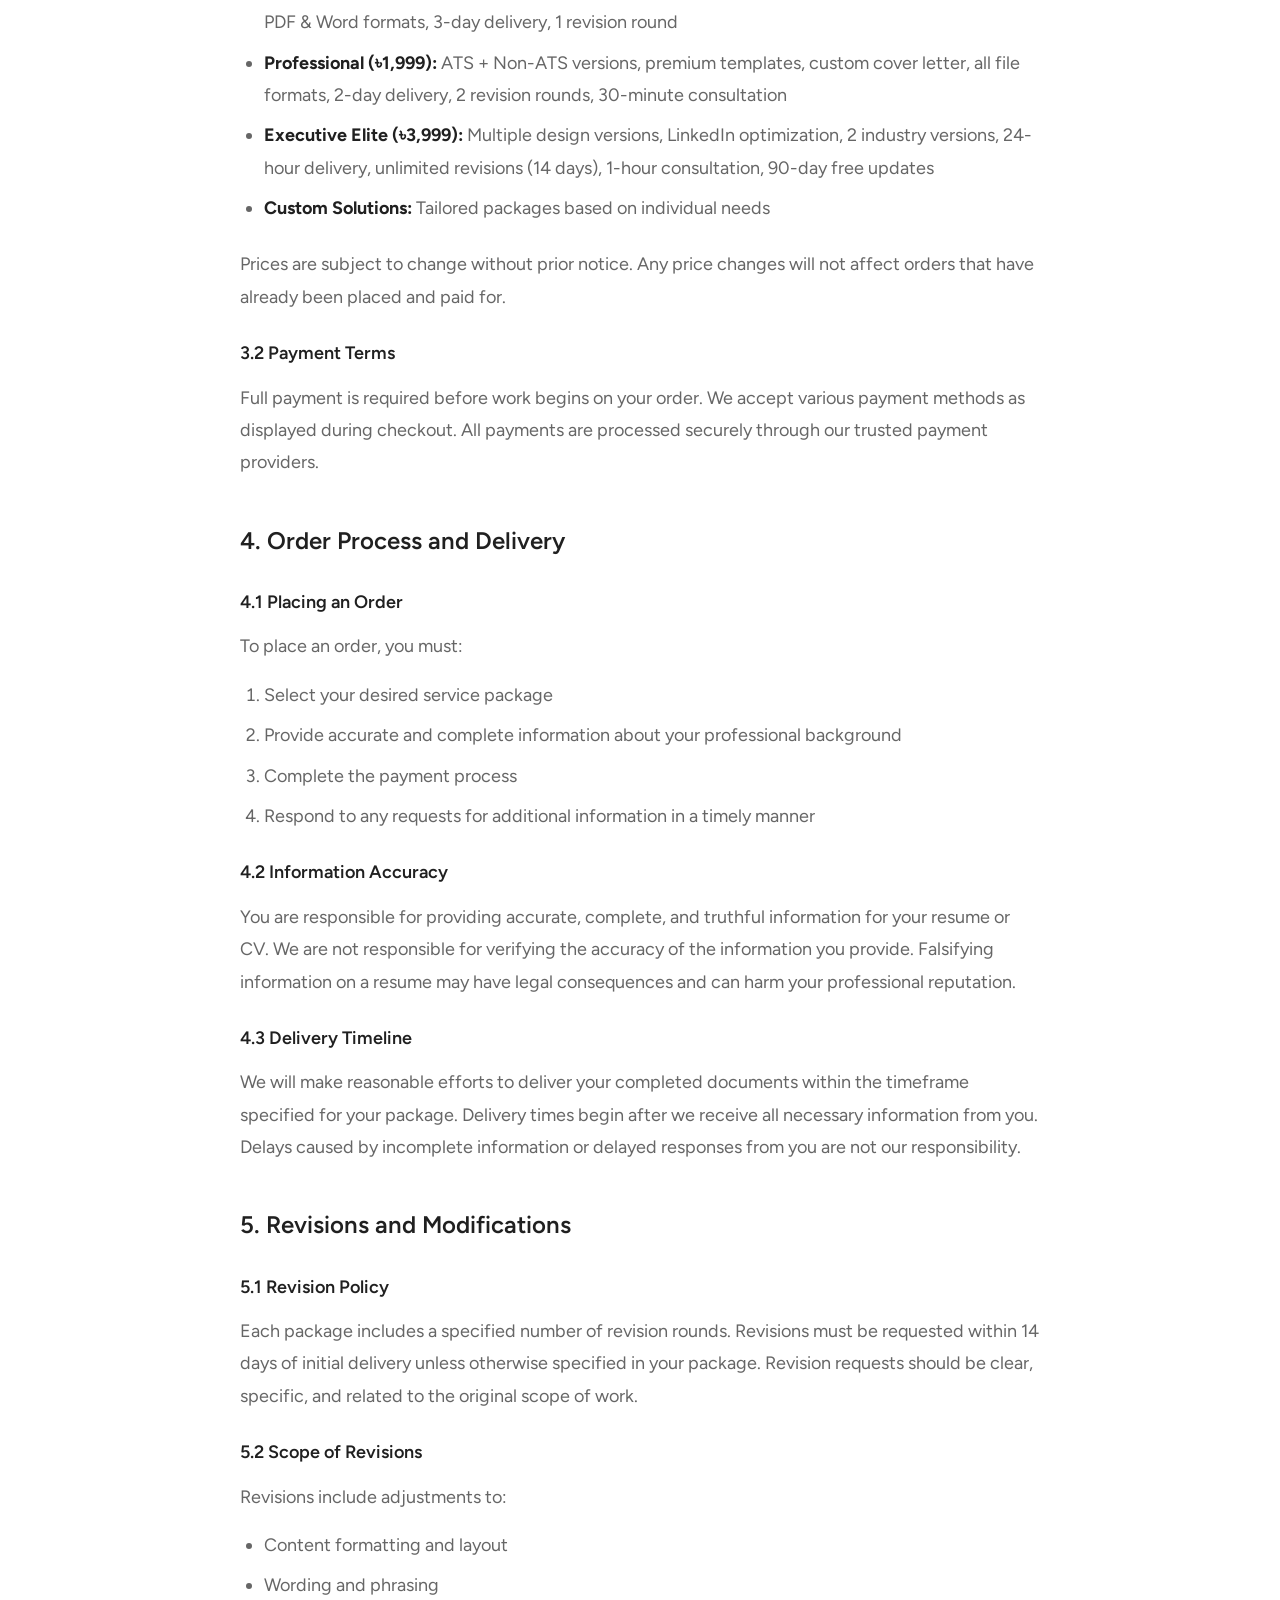
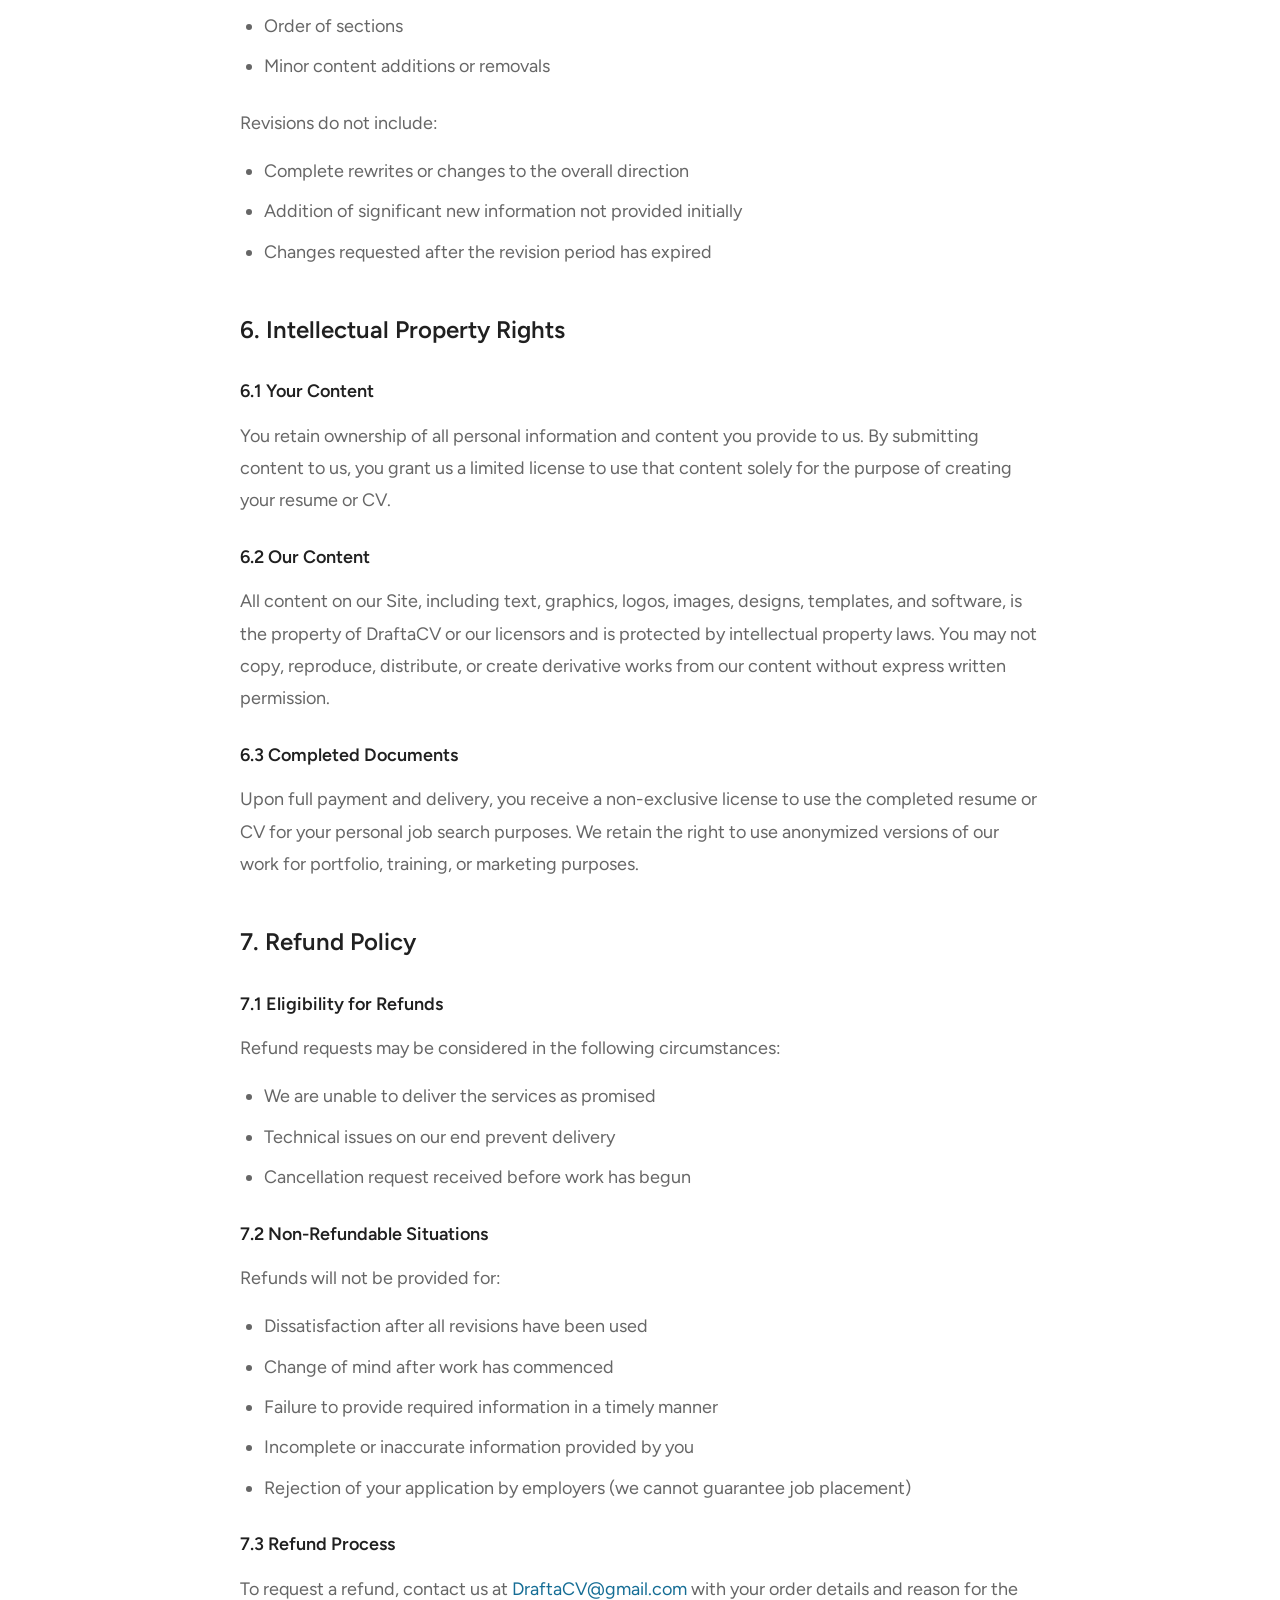
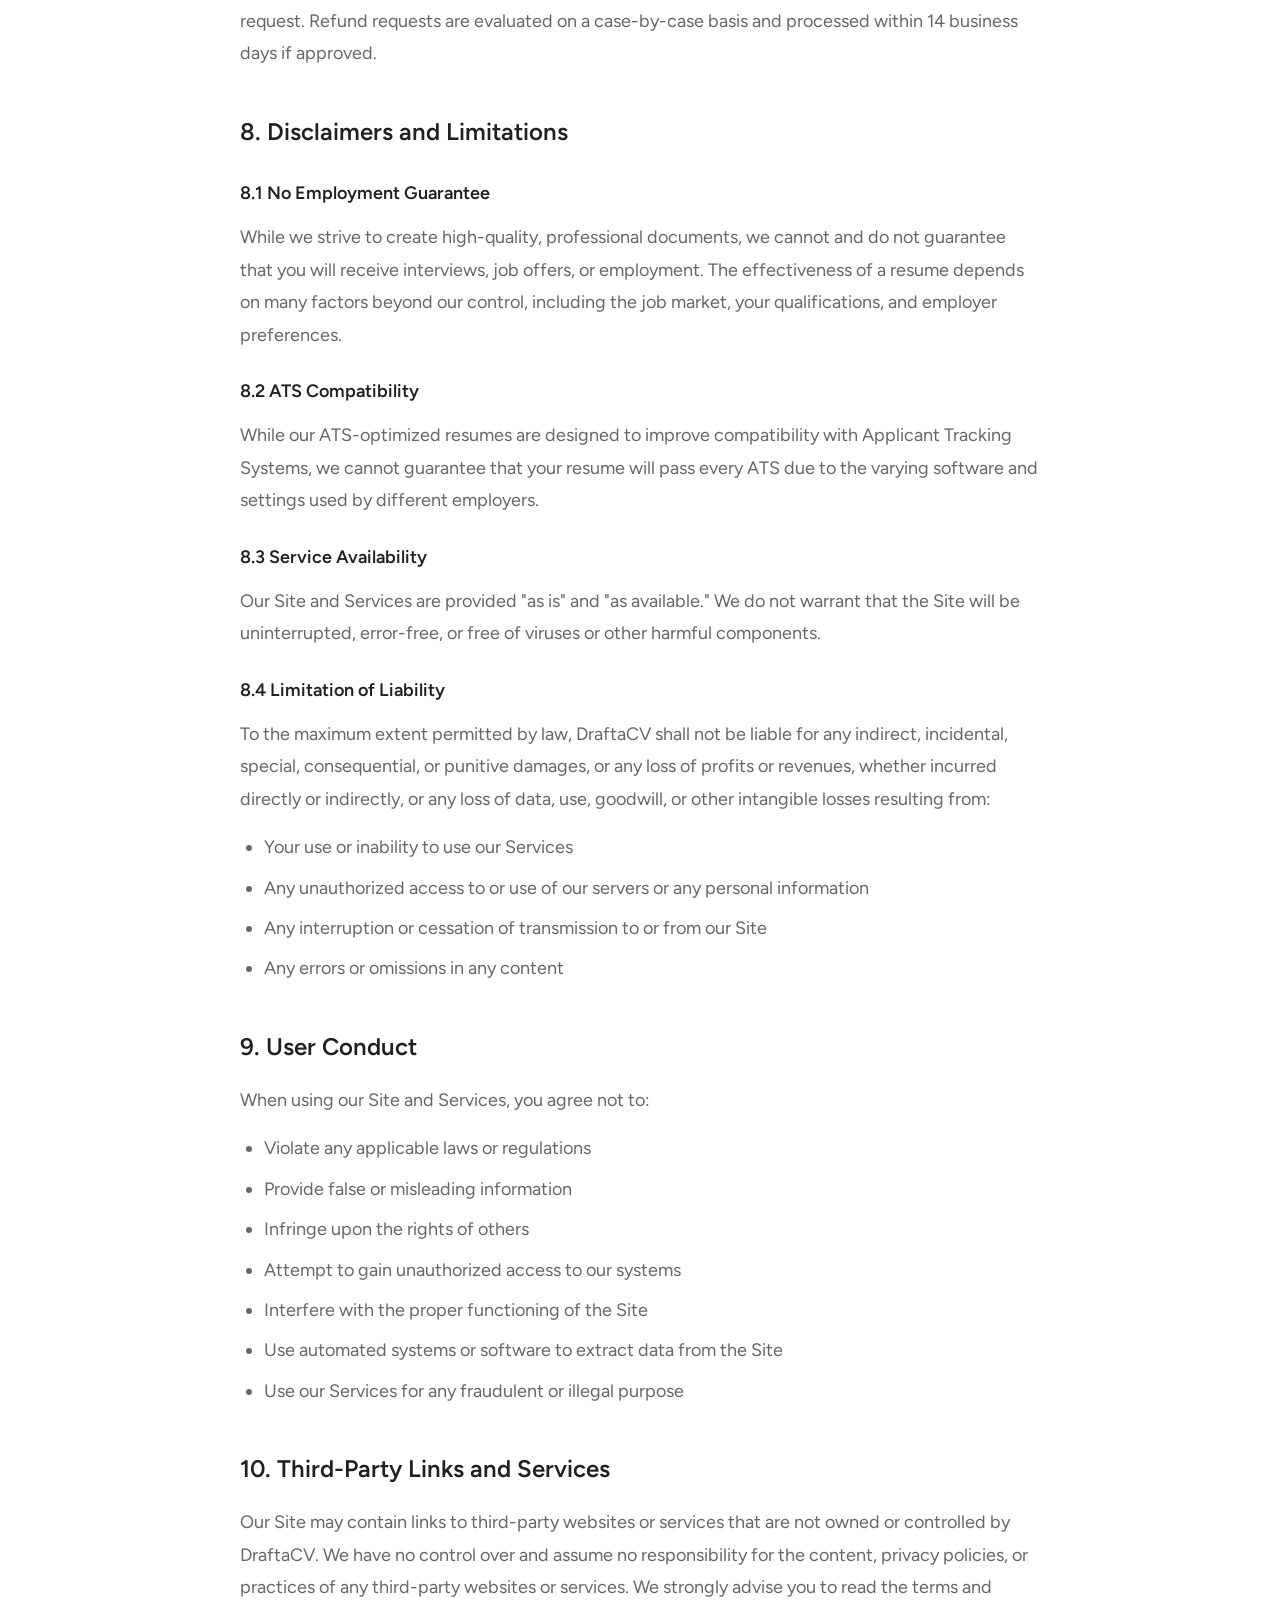
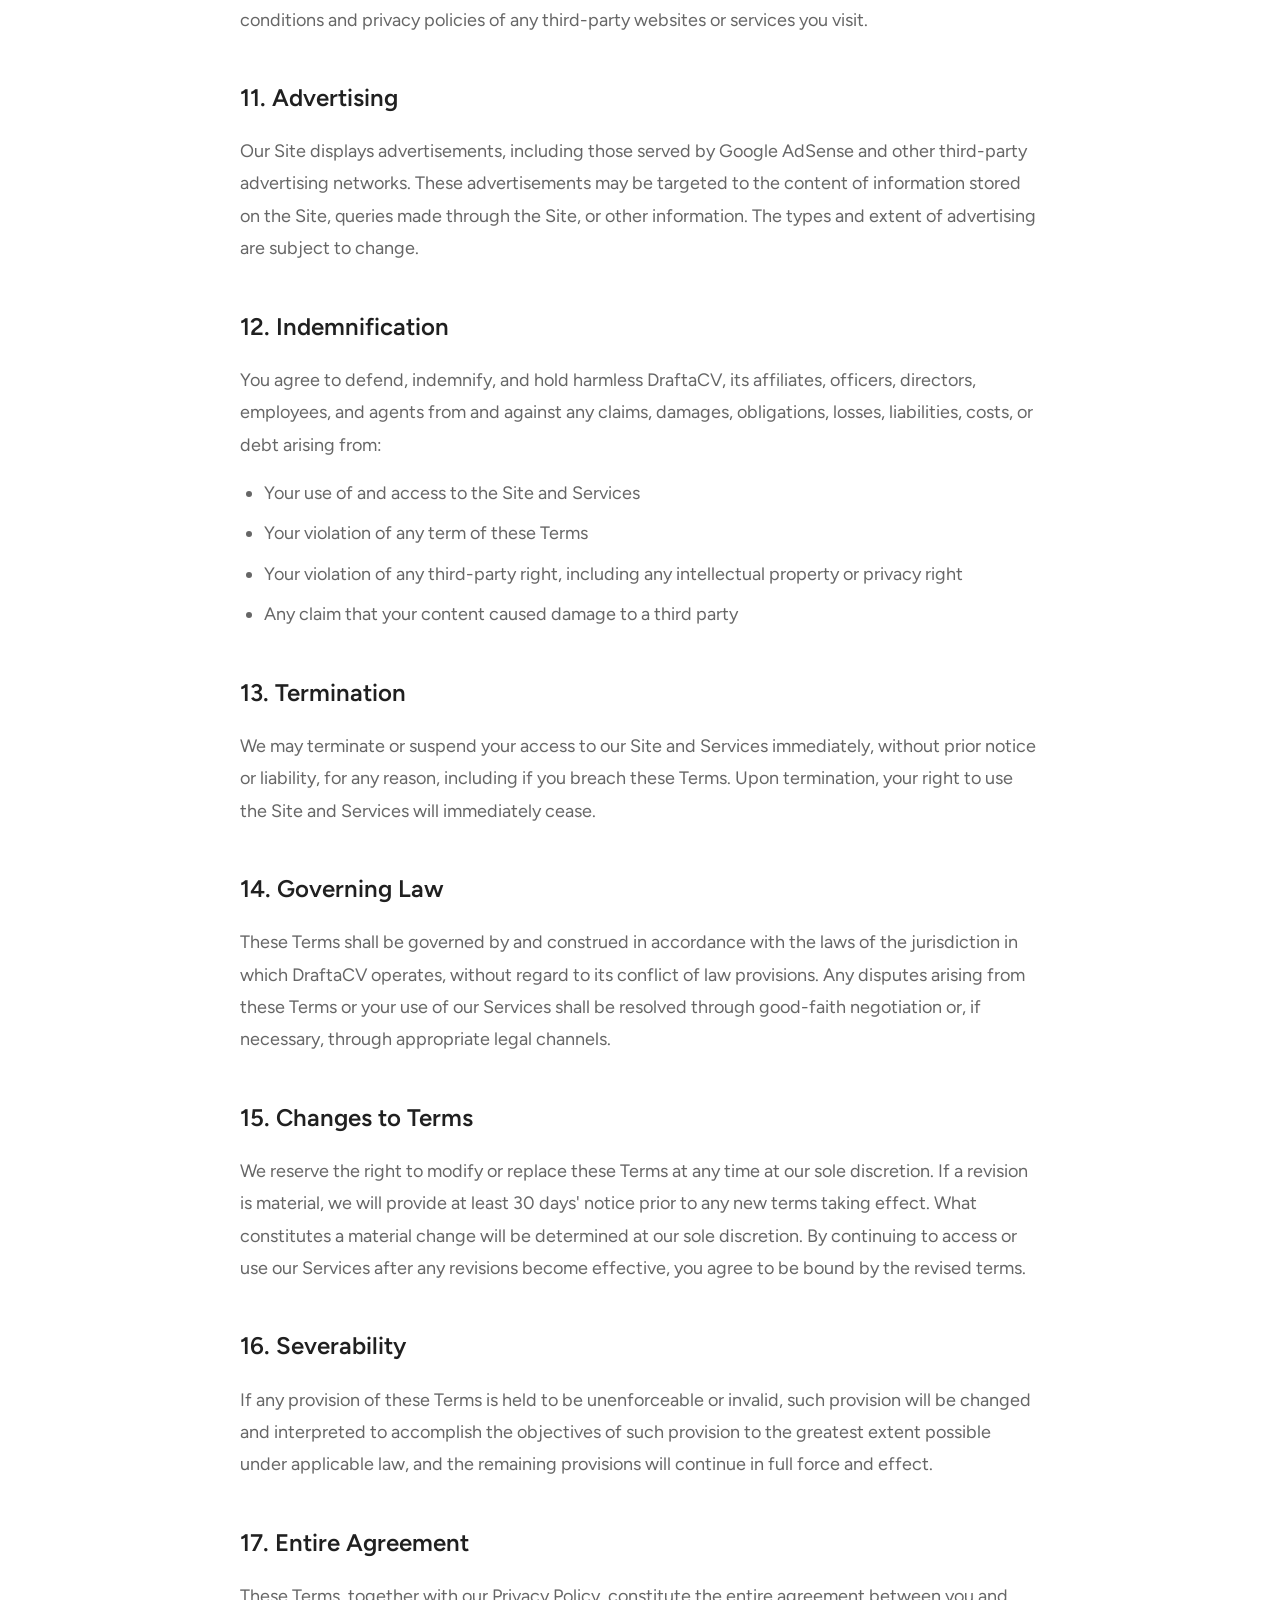
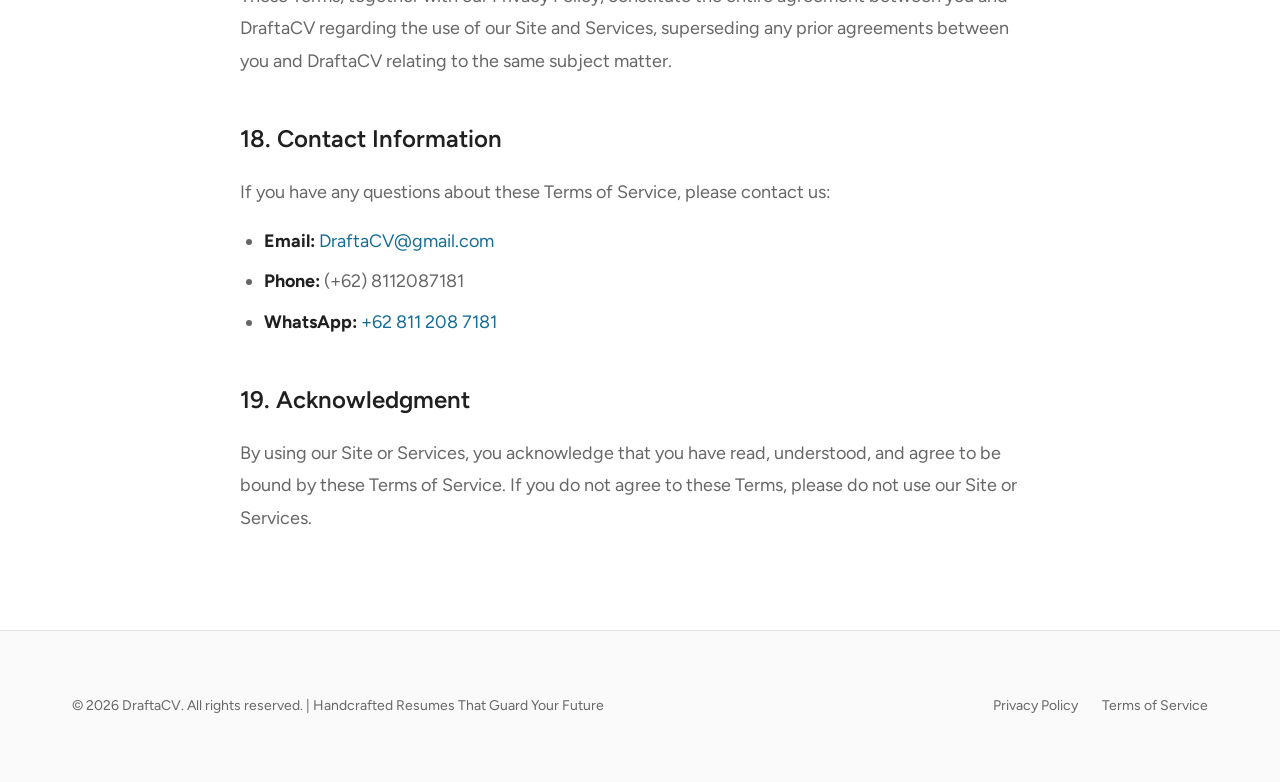
<file: terms-of-service.html>
<!DOCTYPE html>
<html lang="en">
<head>
  <meta charset="UTF-8">
  <meta name="viewport" content="width=device-width, initial-scale=1.0">
  <title>Terms of Service - DraftaCV</title>
  <link rel="icon" type="image/png" href="images/Asset 6 (2).png">
  <link rel="shortcut icon" type="image/png" href="images/Asset 6 (2).png">
  <meta name="description" content="Terms of Service for DraftaCV - Professional CV & Resume Builder. Read our terms and conditions for using our services.">
  <link rel="preconnect" href="https://fonts.googleapis.com">
  <link rel="preconnect" href="https://fonts.gstatic.com" crossorigin>
  <link href="https://fonts.googleapis.com/css2?family=Figtree:wght@300;400;500;600;700;800&family=Geist+Mono:wght@400;500&display=swap" rel="stylesheet">
  <link rel="stylesheet" href="styles.css">
</head>
<body>
  <!-- Navigation -->
  <nav class="navbar" id="navbar">
    <div class="nav-container">
          <a href="index.html#home" class="nav-logo">
      <img src="images/Asset 6.png" alt="DraftaCV Logo" class="logo-image">
    </a>
      
      <div class="nav-links" id="navLinks">
        <a href="index.html#home" class="nav-link">Home</a>
        <a href="cv-checker.html" class="nav-link">ATS Scan</a>
        <a href="index.html#packages" class="nav-link">Packages</a>
        <a href="index.html#features" class="nav-link">Features</a>
        <a href="index.html#contact" class="nav-link">Contact</a>
      </div>
      
      <a href="index.html#packages" class="nav-cta">Get Started Today</a>
      
      <button class="mobile-menu-btn" id="mobileMenuBtn" aria-label="Toggle menu">
        <span class="hamburger"></span>
      </button>
    </div>
    
    <!-- Mobile Menu -->
    <div class="mobile-menu" id="mobileMenu">
      <a href="index.html#home" class="mobile-link">Home</a>
      <a href="cv-checker.html" class="mobile-link">ATS Scan</a>
      <a href="index.html#packages" class="mobile-link">Packages</a>
      <a href="index.html#features" class="mobile-link">Features</a>
      <a href="index.html#contact" class="mobile-link">Contact</a>
      <a href="index.html#packages" class="mobile-cta">Get Started Today</a>
    </div>
  </nav>

  <!-- Terms of Service Content -->
  <main class="legal-page">
    <div class="legal-container">
      <a href="index.html" class="legal-back">
        <svg width="16" height="16" viewBox="0 0 24 24" fill="none" stroke="currentColor" stroke-width="2">
          <path d="M19 12H5"/><path d="m12 19-7-7 7-7"/>
        </svg>
        Back to Home
      </a>
      
      <div class="legal-header">
        <h1 class="legal-title">Terms of Service</h1>
        <p class="legal-updated">Last updated: December 12, 2025</p>
      </div>
      
      <div class="legal-content">
        <p>Welcome to DraftaCV. These Terms of Service ("Terms") govern your access to and use of the DraftaCV website located at DraftaCV.com (the "Site") and all related services, including our professional CV and resume writing services (collectively, the "Services").</p>
        
        <p>Please read these Terms carefully before using our Site or Services. By accessing or using any part of our Site or Services, you agree to be bound by these Terms. If you do not agree to all the terms and conditions of this agreement, you should not access the Site or use any Services.</p>

        <h2>1. Acceptance of Terms</h2>
        <p>By accessing our Site or using our Services, you confirm that:</p>
        <ul>
          <li>You are at least 16 years of age or have parental/guardian consent</li>
          <li>You have the legal capacity to enter into a binding agreement</li>
          <li>You will comply with these Terms and all applicable laws and regulations</li>
          <li>You have read and understood our <a href="privacy-policy.html">Privacy Policy</a></li>
        </ul>

        <h2>2. Description of Services</h2>
        <p>DraftaCV provides professional CV and resume writing services, including but not limited to:</p>
        <ul>
          <li>Professional resume and CV creation and design</li>
          <li>ATS (Applicant Tracking System) optimization</li>
          <li>Cover letter writing</li>
          <li>LinkedIn profile optimization</li>
          <li>Career consultation services</li>
          <li>Free ATS CV checker tool</li>
          <li>Document formatting and delivery in multiple formats (PDF, Word, etc.)</li>
        </ul>
        <p>We reserve the right to modify, suspend, or discontinue any part of our Services at any time without prior notice.</p>

        <h2>3. Service Packages and Pricing</h2>
        
        <h3>3.1 Package Options</h3>
        <p>We offer various service packages with different features and pricing. Current packages include:</p>
        <ul>
          <li><strong>Basic Starter (৳999):</strong> 1 Professional Resume/CV, ATS or Non-ATS format, standard templates, PDF & Word formats, 3-day delivery, 1 revision round</li>
          <li><strong>Professional (৳1,999):</strong> ATS + Non-ATS versions, premium templates, custom cover letter, all file formats, 2-day delivery, 2 revision rounds, 30-minute consultation</li>
          <li><strong>Executive Elite (৳3,999):</strong> Multiple design versions, LinkedIn optimization, 2 industry versions, 24-hour delivery, unlimited revisions (14 days), 1-hour consultation, 90-day free updates</li>
          <li><strong>Custom Solutions:</strong> Tailored packages based on individual needs</li>
        </ul>
        <p>Prices are subject to change without prior notice. Any price changes will not affect orders that have already been placed and paid for.</p>

        <h3>3.2 Payment Terms</h3>
        <p>Full payment is required before work begins on your order. We accept various payment methods as displayed during checkout. All payments are processed securely through our trusted payment providers.</p>

        <h2>4. Order Process and Delivery</h2>
        
        <h3>4.1 Placing an Order</h3>
        <p>To place an order, you must:</p>
        <ol>
          <li>Select your desired service package</li>
          <li>Provide accurate and complete information about your professional background</li>
          <li>Complete the payment process</li>
          <li>Respond to any requests for additional information in a timely manner</li>
        </ol>

        <h3>4.2 Information Accuracy</h3>
        <p>You are responsible for providing accurate, complete, and truthful information for your resume or CV. We are not responsible for verifying the accuracy of the information you provide. Falsifying information on a resume may have legal consequences and can harm your professional reputation.</p>

        <h3>4.3 Delivery Timeline</h3>
        <p>We will make reasonable efforts to deliver your completed documents within the timeframe specified for your package. Delivery times begin after we receive all necessary information from you. Delays caused by incomplete information or delayed responses from you are not our responsibility.</p>

        <h2>5. Revisions and Modifications</h2>
        
        <h3>5.1 Revision Policy</h3>
        <p>Each package includes a specified number of revision rounds. Revisions must be requested within 14 days of initial delivery unless otherwise specified in your package. Revision requests should be clear, specific, and related to the original scope of work.</p>

        <h3>5.2 Scope of Revisions</h3>
        <p>Revisions include adjustments to:</p>
        <ul>
          <li>Content formatting and layout</li>
          <li>Wording and phrasing</li>
          <li>Order of sections</li>
          <li>Minor content additions or removals</li>
        </ul>
        <p>Revisions do not include:</p>
        <ul>
          <li>Complete rewrites or changes to the overall direction</li>
          <li>Addition of significant new information not provided initially</li>
          <li>Changes requested after the revision period has expired</li>
        </ul>

        <h2>6. Intellectual Property Rights</h2>
        
        <h3>6.1 Your Content</h3>
        <p>You retain ownership of all personal information and content you provide to us. By submitting content to us, you grant us a limited license to use that content solely for the purpose of creating your resume or CV.</p>

        <h3>6.2 Our Content</h3>
        <p>All content on our Site, including text, graphics, logos, images, designs, templates, and software, is the property of DraftaCV or our licensors and is protected by intellectual property laws. You may not copy, reproduce, distribute, or create derivative works from our content without express written permission.</p>

        <h3>6.3 Completed Documents</h3>
        <p>Upon full payment and delivery, you receive a non-exclusive license to use the completed resume or CV for your personal job search purposes. We retain the right to use anonymized versions of our work for portfolio, training, or marketing purposes.</p>

        <h2>7. Refund Policy</h2>
        
        <h3>7.1 Eligibility for Refunds</h3>
        <p>Refund requests may be considered in the following circumstances:</p>
        <ul>
          <li>We are unable to deliver the services as promised</li>
          <li>Technical issues on our end prevent delivery</li>
          <li>Cancellation request received before work has begun</li>
        </ul>

        <h3>7.2 Non-Refundable Situations</h3>
        <p>Refunds will not be provided for:</p>
        <ul>
          <li>Dissatisfaction after all revisions have been used</li>
          <li>Change of mind after work has commenced</li>
          <li>Failure to provide required information in a timely manner</li>
          <li>Incomplete or inaccurate information provided by you</li>
          <li>Rejection of your application by employers (we cannot guarantee job placement)</li>
        </ul>

        <h3>7.3 Refund Process</h3>
        <p>To request a refund, contact us at <a href="mailto:draftacv@gmail.com">DraftaCV@gmail.com</a> with your order details and reason for the request. Refund requests are evaluated on a case-by-case basis and processed within 14 business days if approved.</p>

        <h2>8. Disclaimers and Limitations</h2>
        
        <h3>8.1 No Employment Guarantee</h3>
        <p>While we strive to create high-quality, professional documents, we cannot and do not guarantee that you will receive interviews, job offers, or employment. The effectiveness of a resume depends on many factors beyond our control, including the job market, your qualifications, and employer preferences.</p>

        <h3>8.2 ATS Compatibility</h3>
        <p>While our ATS-optimized resumes are designed to improve compatibility with Applicant Tracking Systems, we cannot guarantee that your resume will pass every ATS due to the varying software and settings used by different employers.</p>

        <h3>8.3 Service Availability</h3>
        <p>Our Site and Services are provided "as is" and "as available." We do not warrant that the Site will be uninterrupted, error-free, or free of viruses or other harmful components.</p>

        <h3>8.4 Limitation of Liability</h3>
        <p>To the maximum extent permitted by law, DraftaCV shall not be liable for any indirect, incidental, special, consequential, or punitive damages, or any loss of profits or revenues, whether incurred directly or indirectly, or any loss of data, use, goodwill, or other intangible losses resulting from:</p>
        <ul>
          <li>Your use or inability to use our Services</li>
          <li>Any unauthorized access to or use of our servers or any personal information</li>
          <li>Any interruption or cessation of transmission to or from our Site</li>
          <li>Any errors or omissions in any content</li>
        </ul>

        <h2>9. User Conduct</h2>
        <p>When using our Site and Services, you agree not to:</p>
        <ul>
          <li>Violate any applicable laws or regulations</li>
          <li>Provide false or misleading information</li>
          <li>Infringe upon the rights of others</li>
          <li>Attempt to gain unauthorized access to our systems</li>
          <li>Interfere with the proper functioning of the Site</li>
          <li>Use automated systems or software to extract data from the Site</li>
          <li>Use our Services for any fraudulent or illegal purpose</li>
        </ul>

        <h2>10. Third-Party Links and Services</h2>
        <p>Our Site may contain links to third-party websites or services that are not owned or controlled by DraftaCV. We have no control over and assume no responsibility for the content, privacy policies, or practices of any third-party websites or services. We strongly advise you to read the terms and conditions and privacy policies of any third-party websites or services you visit.</p>

        <h2>11. Advertising</h2>
        <p>Our Site displays advertisements, including those served by Google AdSense and other third-party advertising networks. These advertisements may be targeted to the content of information stored on the Site, queries made through the Site, or other information. The types and extent of advertising are subject to change.</p>

        <h2>12. Indemnification</h2>
        <p>You agree to defend, indemnify, and hold harmless DraftaCV, its affiliates, officers, directors, employees, and agents from and against any claims, damages, obligations, losses, liabilities, costs, or debt arising from:</p>
        <ul>
          <li>Your use of and access to the Site and Services</li>
          <li>Your violation of any term of these Terms</li>
          <li>Your violation of any third-party right, including any intellectual property or privacy right</li>
          <li>Any claim that your content caused damage to a third party</li>
        </ul>

        <h2>13. Termination</h2>
        <p>We may terminate or suspend your access to our Site and Services immediately, without prior notice or liability, for any reason, including if you breach these Terms. Upon termination, your right to use the Site and Services will immediately cease.</p>

        <h2>14. Governing Law</h2>
        <p>These Terms shall be governed by and construed in accordance with the laws of the jurisdiction in which DraftaCV operates, without regard to its conflict of law provisions. Any disputes arising from these Terms or your use of our Services shall be resolved through good-faith negotiation or, if necessary, through appropriate legal channels.</p>

        <h2>15. Changes to Terms</h2>
        <p>We reserve the right to modify or replace these Terms at any time at our sole discretion. If a revision is material, we will provide at least 30 days' notice prior to any new terms taking effect. What constitutes a material change will be determined at our sole discretion. By continuing to access or use our Services after any revisions become effective, you agree to be bound by the revised terms.</p>

        <h2>16. Severability</h2>
        <p>If any provision of these Terms is held to be unenforceable or invalid, such provision will be changed and interpreted to accomplish the objectives of such provision to the greatest extent possible under applicable law, and the remaining provisions will continue in full force and effect.</p>

        <h2>17. Entire Agreement</h2>
        <p>These Terms, together with our Privacy Policy, constitute the entire agreement between you and DraftaCV regarding the use of our Site and Services, superseding any prior agreements between you and DraftaCV relating to the same subject matter.</p>

        <h2>18. Contact Information</h2>
        <p>If you have any questions about these Terms of Service, please contact us:</p>
        <ul>
          <li><strong>Email:</strong> <a href="mailto:draftacv@gmail.com">DraftaCV@gmail.com</a></li>
          <li><strong>Phone:</strong> (+62) 8112087181</li>
          <li><strong>WhatsApp:</strong> <a href="https://wa.me/628112087181" target="_blank" rel="noopener noreferrer">+62 811 208 7181</a></li>
        </ul>

        <h2>19. Acknowledgment</h2>
        <p>By using our Site or Services, you acknowledge that you have read, understood, and agree to be bound by these Terms of Service. If you do not agree to these Terms, please do not use our Site or Services.</p>
      </div>
    </div>
  </main>

  <!-- Footer -->
  <footer class="footer">
    <div class="footer-container">
      <div class="footer-bottom" style="border-top: none; padding-top: 0;">
        <p class="copyright">© <span id="year"></span> DraftaCV. All rights reserved. | Handcrafted Resumes That Guard Your Future</p>

          <script>
          document.getElementById('year').textContent = new Date().getFullYear();
          </script>
          
        <div class="footer-legal">
          <a href="privacy-policy.html">Privacy Policy</a>
          <a href="terms-of-service.html">Terms of Service</a>
        </div>
      </div>
    </div>
  </footer>

  <script src="script.js"></script>
</body>
</html>
</file>
<file: styles.css>
/* Reset & Base */
*,
*::before,
*::after {
  box-sizing: border-box;
  margin: 0;
  padding: 0;
}

:root {
  --primary: #156d95;
  --primary-hover: #125d80;
  --text-dark: #202020;
  --text-muted: #666666;
  --text-light: #9a9a9a;
  --bg-white: #ffffff;
  --bg-light: #fafafa;
  --bg-card: #e9e9e9;
  --border-color: #e5e5e5;
  --accent-teal: #146e96;
  --accent-green: #167e6c;
}

html {
  scroll-behavior: smooth;
}

.nav-logo {
  display: flex;
  align-items: center;
  gap: 8px;
  pointer-events: auto;
  cursor: pointer;
}

.logo-image {
  height: 33px; /* Reduced from 40px */
  width: auto;
}

/*.copyright img {
  height: 20px;
  vertical-align: middle;
  margin: 0 5px;
}
*/

body {
  font-family: "Figtree", system-ui, sans-serif;
  font-size: 18px;
  line-height: 1.6;
  color: var(--text-dark);
  background-color: var(--bg-white);
  overflow-x: hidden;
}

/* Animations */
@keyframes fadeIn {
  from {
    opacity: 0;
    transform: translateY(20px);
  }
  to {
    opacity: 1;
    transform: translateY(0);
  }
}

@keyframes slideUp {
  from {
    opacity: 0;
    transform: translateY(30px);
  }
  to {
    opacity: 1;
    transform: translateY(0);
  }
}

@keyframes blink {
  0%,
  50% {
    opacity: 1;
  }
  51%,
  100% {
    opacity: 0;
  }
}

@keyframes scrollLeft {
  from {
    transform: translateX(0);
  }
  to {
    transform: translateX(-50%);
  }
}

@keyframes scrollRight {
  from {
    transform: translateX(-50%);
  }
  to {
    transform: translateX(0);
  }
}

.animate-fade-in {
  animation: fadeIn 0.7s ease-out forwards;
}

.animate-slide-up {
  animation: slideUp 0.7s ease-out forwards;
}

.delay-100 {
  animation-delay: 100ms;
}
.delay-200 {
  animation-delay: 200ms;
}
.delay-300 {
  animation-delay: 300ms;
}
.delay-400 {
  animation-delay: 400ms;
}
.delay-500 {
  animation-delay: 500ms;
}

/* Navigation */
.navbar {
  position: fixed;
  top: 0;
  left: 0;
  right: 0;
  z-index: 1000;
  transition: all 0.3s ease;
  background: transparent;
}

.navbar.scrolled {
  background: rgba(255, 255, 255, 0.95);
  backdrop-filter: blur(12px);
  box-shadow: 0 1px 3px rgba(0, 0, 0, 0.1);
}

.nav-container {
  max-width: 1280px;
  margin: 0 auto;
  padding: 0 2rem;
  display: flex;
  align-items: center;
  justify-content: space-between;
  height: 80px;
}

.nav-logo {
  font-size: 1.5rem;
  font-weight: 800;
  color: var(--text-dark);
  text-decoration: none;
  transition: color 0.2s;
}

.nav-logo:hover {
  color: var(--primary);
}

.nav-links {
  display: flex;
  align-items: center;
  gap: 2rem;
}

.nav-link {
  color: var(--text-dark);
  text-decoration: none;
  font-size: 1rem;
  font-weight: 400;
  padding: 0.5rem 0.75rem;
  position: relative;
  transition: color 0.2s;
}

.nav-link::after {
  content: "";
  position: absolute;
  bottom: 0;
  left: 0;
  width: 0;
  height: 2px;
  background: var(--primary);
  transition: width 0.3s ease;
}

.nav-link:hover::after {
  width: 100%;
}

.nav-link:hover {
  color: var(--primary);
}

.nav-cta {
  background: var(--primary);
  color: white;
  padding: 15px 18px;
  border-radius: 9999px;
  text-decoration: none;
  font-size: 1rem;
  font-weight: 500;
  transition: all 0.2s;
  white-space: nowrap;
}

.nav-cta:hover {
  background: var(--primary-hover);
  border-radius: 1rem;
  box-shadow: 0 4px 12px rgba(21, 109, 149, 0.3);
}

/* Mobile Menu */
.mobile-menu-btn {
  display: none;
  background: none;
  border: none;
  cursor: pointer;
  padding: 0.5rem;
}

.hamburger {
  display: block;
  width: 24px;
  height: 2px;
  background: var(--text-dark);
  position: relative;
  transition: background 0.3s;
}

.hamburger::before,
.hamburger::after {
  content: "";
  position: absolute;
  width: 24px;
  height: 2px;
  background: var(--text-dark);
  transition: all 0.3s;
}

.hamburger::before {
  top: -8px;
}
.hamburger::after {
  top: 8px;
}

.mobile-menu-btn.active .hamburger {
  background: transparent;
}

.mobile-menu-btn.active .hamburger::before {
  top: 0;
  transform: rotate(45deg);
}

.mobile-menu-btn.active .hamburger::after {
  top: 0;
  transform: rotate(-45deg);
}

.mobile-menu {
  display: none;
  background: rgba(255, 255, 255, 0.95);
  backdrop-filter: blur(12px);
  border-top: 1px solid var(--border-color);
  padding: 1.5rem;
  flex-direction: column;
  gap: 1rem;
}

.mobile-menu.active {
  display: flex;
}

.mobile-link {
  color: var(--text-dark);
  text-decoration: none;
  font-size: 1.125rem;
  font-weight: 400;
  padding: 0.75rem 0;
  transition: color 0.2s;
}

.mobile-link:hover {
  color: var(--primary);
}

.mobile-cta {
  background: var(--primary);
  color: white;
  padding: 15px 18px;
  border-radius: 9999px;
  text-decoration: none;
  text-align: center;
  font-size: 1rem;
  font-weight: 500;
  margin-top: 1rem;
  transition: all 0.2s;
}

/* Hero Section */
.hero-section {
  padding: 8rem 2rem 4rem;
  background: var(--bg-white);
}

.hero-container {
  max-width: 1280px;
  margin: 0 auto;
}

.hero-grid {
  display: grid;
  grid-template-columns: 1fr 1fr;
  gap: 0.5rem;
}

.hero-content-card {
  background: var(--bg-card);
  border-radius: 40px;
  padding: 4rem;
  display: flex;
  flex-direction: column;
  justify-content: flex-end;
  aspect-ratio: 1;
  overflow: hidden;
}

.hero-label {
  display: inline-flex;
  align-items: center;
  gap: 0.25rem;
  color: var(--text-light);
  font-family: "Geist Mono", monospace;
  font-size: 0.875rem;
  text-transform: uppercase;
  letter-spacing: -0.025em;
  text-decoration: none;
  margin-bottom: 1rem;
}

.hero-title {
  font-size: 3.5rem;
  line-height: 1.07;
  font-weight: 500;
  color: var(--text-dark);
  max-width: 520px;
  margin-bottom: 1.5rem;
  letter-spacing: -0.025em;
}

.hero-description {
  font-size: 1.125rem;
  line-height: 1.75;
  color: #404040;
  max-width: 520px;
  margin-bottom: 1.5rem;
}

.hero-buttons {
  display: flex;
  gap: 0.375rem;
  flex-wrap: wrap;
  margin-top: 2.5rem;
}

.btn {
  display: inline-block;
  padding: 15px 18px;
  border-radius: 9999px;
  font-size: 1rem;
  font-weight: 500;
  text-decoration: none;
  white-space: nowrap;
  transition: all 0.15s cubic-bezier(0.455, 0.03, 0.515, 0.955);
  cursor: pointer;
  border: none;
}

.btn-primary {
  background: var(--primary);
  color: white;
}

.btn-primary:hover {
  border-radius: 1rem;
  background: var(--primary-hover);
}

.btn-secondary {
  background: transparent;
  color: var(--text-dark);
  border: 1px solid var(--text-dark);
}

.btn-secondary:hover {
  border-radius: 1rem;
}

.hero-image-card {
  background: var(--bg-white);
  border-radius: 40px;
  aspect-ratio: 1;
  overflow: hidden;
  display: flex;
  align-items: center;
  justify-content: center;
}

.hero-image {
  width: 100%;
  height: 100%;
  object-fit: cover;
}

/* Stats Section */
.stats-section {
  background: var(--bg-white);
  overflow: hidden;
}

.stats-container {
  max-width: 1280px;
  margin: 0 auto;
  padding: 4rem 2rem 6rem;
}

.stats-grid {
  display: grid;
  grid-template-columns: 1fr 1fr;
  gap: 1.25rem 2rem;
}

.stats-content {
  grid-column: 1;
  position: relative;
  z-index: 10;
}

.stats-label {
  display: inline-flex;
  align-items: center;
  gap: 0.5rem;
  font-family: "Geist Mono", monospace;
  font-size: 0.75rem;
  text-transform: uppercase;
  color: var(--accent-teal);
  margin-bottom: 3rem;
  padding: 0 0.5rem;
  height: 1.5rem;
}

.cursor-blink {
  display: inline-block;
  width: 6px;
  height: 12px;
  background: var(--accent-teal);
  border-radius: 2px;
  animation: blink 1s infinite;
}

.stats-title {
  font-size: 2.5rem;
  font-weight: 400;
  line-height: 1.2;
  color: #111a4a;
  margin-bottom: 1.5rem;
  letter-spacing: -0.025em;
}

.stats-title .text-muted {
  opacity: 0.4;
}

.stats-description {
  font-size: 1.125rem;
  line-height: 1.5;
  color: #111a4a;
  opacity: 0.6;
  margin-bottom: 1.5rem;
}

.stats-btn {
  display: inline-flex;
  align-items: center;
  gap: 0.25rem;
  padding: 0.5rem 1rem;
  background: rgba(255, 255, 255, 0.5);
  backdrop-filter: blur(4px);
  border: none;
  border-radius: 0.5rem;
  font-size: 0.875rem;
  font-weight: 500;
  color: #232730;
  cursor: pointer;
  text-decoration: none;
  margin-top: 1.25rem;
  box-shadow: 0 1px 1px 0 rgba(255, 255, 255, 0), 0 0 0 1px rgba(87, 90, 100, 0.12);
  transition: all 0.2s;
}

.stats-btn:hover {
  box-shadow: 0 1px 2px 0 rgba(0, 0, 0, 0.05), 0 0 0 1px rgba(87, 90, 100, 0.18);
}

.stats-btn svg {
  transition: transform 0.15s;
}

.stats-btn:hover svg {
  transform: translateX(4px);
}

.stats-visual {
  grid-column: 2;
  position: relative;
  height: 416px;
  overflow: visible;
}

.animated-bars {
  position: absolute;
  top: 0;
  left: 0;
  width: 680px;
  height: 416px;
  pointer-events: none;
}

.bar {
  position: absolute;
  width: 6px;
  border-radius: 3px;
  background: linear-gradient(
    rgb(176, 200, 196) 0%,
    rgb(176, 200, 196) 10%,
    rgba(156, 217, 93, 0.1) 40%,
    rgba(113, 210, 240, 0) 75%
  );
  animation: fadeIn 1s ease-out forwards;
}

.bar.up {
  background: linear-gradient(
    to top,
    rgb(176, 200, 196) 0%,
    rgb(176, 200, 196) 10%,
    rgba(156, 217, 93, 0.1) 40%,
    rgba(113, 210, 240, 0) 75%
  );
}

.bar-dot {
  position: absolute;
  width: 8px;
  height: 8px;
  background: var(--accent-green);
  border-radius: 50%;
  left: -1px;
}

.stats-numbers {
  grid-column: 1 / -1;
  display: grid;
  grid-template-columns: repeat(4, 1fr);
  gap: 1.25rem;
  margin-top: 2rem;
}

.stat-item {
  display: flex;
  flex-direction: column;
  gap: 0.5rem;
}

.stat-value {
  font-size: 1.5rem;
  font-weight: 500;
  color: var(--accent-teal);
  line-height: 1.1;
  letter-spacing: -0.025em;
}

.stat-label {
  font-size: 0.75rem;
  line-height: 1.1;
  color: #7c7f88;
}

/* Pricing Section */
.pricing-section {
  padding: 6rem 0;
  background: var(--bg-white);
}

.pricing-container {
  max-width: 1280px;
  margin: 0 auto;
  padding: 0 1rem;
}

.pricing-header {
  text-align: center;
  margin-bottom: 4rem;
}

.pricing-title {
  font-size: 2.5rem;
  font-weight: 400;
  margin-bottom: 1rem;
}

.pricing-subtitle {
  font-size: 1.125rem;
  color: var(--text-muted);
  max-width: 640px;
  margin: 0 auto;
}

.pricing-grid {
  display: grid;
  grid-template-columns: repeat(4, 1fr);
  gap: 1.5rem;
  margin-bottom: 3rem;
}

.pricing-card {
  position: relative;
  padding: 1.5rem;
  border-radius: 1rem;
  border: 2px solid var(--border-color);
  text-align: left;
  cursor: pointer;
  transition: all 0.2s;
  display: flex;
  flex-direction: column;
  background: var(--bg-white);
}

.pricing-card:hover {
  border-color: rgba(21, 109, 149, 0.5);
}

.pricing-card.selected {
  border-color: var(--primary);
  background: rgba(21, 109, 149, 0.05);
}

.popular-badge {
  position: absolute;
  top: -12px;
  left: 50%;
  transform: translateX(-50%);
  background: var(--primary);
  color: white;
  padding: 0.25rem 1rem;
  border-radius: 9999px;
  font-size: 0.875rem;
  white-space: nowrap;
}

.plan-header {
  margin-bottom: 1rem;
}

.plan-name {
  font-size: 1.25rem;
  font-weight: 500;
  margin-bottom: 0.25rem;
}

.plan-subtitle {
  font-size: 0.875rem;
  color: var(--text-muted);
}

.plan-price {
  display: flex;
  align-items: baseline;
  gap: 0.25rem;
  margin-bottom: 1.5rem;
}

.currency {
  font-size: 1.125rem;
  color: var(--text-muted);
}

.amount {
  font-size: 1.875rem;
  font-weight: 500;
}

.plan-features {
  list-style: none;
  margin-bottom: 1.5rem;
  flex-grow: 1;
}

.plan-features li {
  display: flex;
  align-items: flex-start;
  gap: 0.5rem;
  font-size: 0.875rem;
  margin-bottom: 0.75rem;
}

.check-icon {
  display: inline-flex;
  align-items: center;
  justify-content: center;
  width: 20px;
  height: 20px;
  border-radius: 50%;
  background: rgba(21, 109, 149, 0.1);
  flex-shrink: 0;
  margin-top: 2px;
}

.check-icon::after {
  content: "";
  width: 10px;
  height: 10px;
  background-image: url("data:image/svg+xml,%3Csvg viewBox='0 0 24 24' fill='none' stroke='%23156d95' stroke-width='3' xmlns='http://www.w3.org/2000/svg'%3E%3Cpath d='M20 6L9 17l-5-5'/%3E%3C/svg%3E");
  background-size: contain;
  background-repeat: no-repeat;
}

.plan-btn {
  width: 100%;
  padding: 0.75rem 1.5rem;
  border-radius: 9999px;
  border: none;
  font-size: 1rem;
  cursor: pointer;
  transition: all 0.2s;
  background: #f4f4f5;
  color: var(--text-dark);
}

.plan-btn.selected {
  background: var(--primary);
  color: white;
}

.pricing-cta {
  text-align: center;
  margin-top: 3rem;
}

.cta-btn {
  background: var(--primary);
  color: white;
  padding: 15px 18px;
  border-radius: 9999px;
  border: none;
  font-size: 1.125rem;
  font-weight: 500;
  cursor: pointer;
  transition: all 0.2s;
}

.cta-btn:hover {
  border-radius: 1rem;
  background: var(--primary-hover);
}

/* Features Section */
.features-section {
  min-height: 100vh;
  background: linear-gradient(to bottom right, var(--bg-white), var(--bg-light));
  display: flex;
  align-items: center;
  justify-content: center;
  padding: 6rem 2rem;
}

.features-container {
  max-width: 1280px;
  width: 100%;
}

.features-header {
  text-align: center;
  margin-bottom: 4rem;
}

.features-title {
  font-size: 2.5rem;
  font-weight: 400;
  margin-bottom: 1.5rem;
  letter-spacing: -0.025em;
}

.features-subtitle {
  font-size: 1.125rem;
  line-height: 1.75;
  color: var(--text-muted);
  max-width: 640px;
  margin: 0 auto;
}

.features-grid {
  display: grid;
  grid-template-columns: repeat(3, 1fr);
  gap: 2rem;
}

.feature-card {
  padding: 1.5rem;
  border-radius: 1rem;
  background: var(--bg-white);
  border: 1px solid rgba(0, 0, 0, 0.05);
  transition: all 0.3s;
  opacity: 0;
  animation: slideUp 0.7s ease-out forwards;
}

.feature-card:hover {
  box-shadow: 0 10px 40px rgba(0, 0, 0, 0.1);
  transform: translateY(-4px);
}

.feature-icon {
  width: 48px;
  height: 48px;
  border-radius: 12px;
  background: var(--primary);
  color: white;
  display: flex;
  align-items: center;
  justify-content: center;
  margin-bottom: 1rem;
}

.feature-icon svg {
  width: 24px;
  height: 24px;
}

.feature-title {
  font-size: 1.25rem;
  font-weight: 500;
  margin-bottom: 0.5rem;
}

.feature-description {
  color: var(--text-muted);
  font-size: 1rem;
  line-height: 1.5;
}

/* Samples Section */
.samples-section {
  padding: 6rem 0;
  background: var(--bg-white);
}

.samples-container {
  max-width: 100%;
  margin: 0 auto;
  padding: 0 2rem;
}

.samples-header {
  text-align: center;
  margin-bottom: 3rem;
  max-width: 680px;
  margin-left: auto;
  margin-right: auto;
}

.samples-title {
  font-size: 2.5rem;
  font-weight: 400;
  margin-bottom: 1rem;
  letter-spacing: -0.025em;
}

.samples-subtitle {
  font-size: 1.125rem;
  line-height: 1.75;
  color: var(--text-muted);
  max-width: 600px;
  margin: 0 auto 1.5rem;
}

.samples-btn {
  display: inline-flex;
  align-items: center;
  gap: 0.5rem;
  padding: 0.625rem 1.25rem;
  border-radius: 9999px;
  background: white;
  color: var(--text-dark);
  font-size: 0.9375rem;
  font-weight: 500;
  text-decoration: none;
  box-shadow: 0 -1px 0 0 rgb(181, 181, 181) inset, -1px 0 0 0 rgb(227, 227, 227) inset, 1px 0 0 0 rgb(227, 227, 227)
    inset, 0 1px 0 0 rgb(227, 227, 227) inset;
  background-image: linear-gradient(rgba(255, 255, 255, 0.06) 80%, rgba(255, 255, 255, 0.12));
  transition: box-shadow 0.075s ease-out;
}

.samples-btn:hover {
  box-shadow: 0 4px 12px rgba(0, 0, 0, 0.15);
}

/* Improved Carousel Styles */
.carousel-wrapper {
  position: relative;
  height: 520px;
  overflow: hidden;
  display: flex;
  align-items: center;
  justify-content: center;
}

.carousel-fade-left,
.carousel-fade-right {
  position: absolute;
  top: 0;
  bottom: 0;
  width: 35%;
  z-index: 10;
  pointer-events: none;
}

.carousel-fade-left {
  left: 0;
  background: linear-gradient(90deg, rgba(255, 255, 255, 1) 0%, rgba(255, 255, 255, 0.95) 30%, rgba(255, 255, 255, 0.7) 60%, rgba(255, 255, 255, 0) 100%);
}

.carousel-fade-right {
  right: 0;
  background: linear-gradient(270deg, rgba(255, 255, 255, 1) 0%, rgba(255, 255, 255, 0.95) 30%, rgba(255, 255, 255, 0.7) 60%, rgba(255, 255, 255, 0) 100%);
}

.carousel-track {
  display: flex;
  gap: 2rem;
  white-space: nowrap;
  animation: scrollLeft 40s linear infinite;
  will-change: transform;
}

.carousel-track:hover {
  animation-play-state: paused;
}

.carousel-item {
  width: 340px;
  height: 480px;
  border-radius: 16px;
  background: linear-gradient(rgb(255, 255, 255), rgb(248, 248, 248));
  box-shadow:
    rgba(0, 0, 0, 0.08) 0px 0px 0px 1px,
    rgba(0, 0, 0, 0.1) 0px 4px 12px 0px,
    rgba(0, 0, 0, 0.06) 0px 16px 32px -8px;
  display: flex;
  align-items: center;
  justify-content: center;
  flex-shrink: 0;
  overflow: hidden;
  transition: transform 0.3s ease, box-shadow 0.3s ease;
}

.carousel-item:hover {
  transform: scale(1.02);
  box-shadow:
    rgba(0, 0, 0, 0.1) 0px 0px 0px 1px,
    rgba(0, 0, 0, 0.15) 0px 8px 16px 0px,
    rgba(0, 0, 0, 0.1) 0px 20px 40px -8px;
}

.carousel-item img {
  width: 100%;
  height: 100%;
  object-fit: contain;
  object-position: center;
  padding: 8px;
}

/* FAQ Section */
.faq-section {
  padding: 6rem 2rem;
  background: var(--bg-white);
}

.faq-container {
  max-width: 1280px;
  margin: 0 auto;
}

.faq-grid {
  display: grid;
  grid-template-columns: 1fr 2fr;
  gap: 4rem;
}

.faq-title-col {
  position: relative;
}

.faq-title {
  font-size: 2.5rem;
  font-weight: 400;
  color: var(--text-dark);
  letter-spacing: -0.025em;
  position: sticky;
  top: 6rem;
}

.faq-item {
  border-bottom: 1px solid var(--border-color);
}

.faq-item:last-child {
  border-bottom: none;
}

.faq-question {
  width: 100%;
  display: flex;
  align-items: center;
  justify-content: space-between;
  padding: 1.5rem 0;
  background: none;
  border: none;
  cursor: pointer;
  text-align: left;
  transition: opacity 0.15s;
}

.faq-question:hover {
  opacity: 0.7;
}

.faq-question span:first-child {
  font-size: 1.125rem;
  line-height: 1.75;
  color: var(--text-dark);
  padding-right: 2rem;
}

.faq-icon {
  width: 24px;
  height: 24px;
  position: relative;
  flex-shrink: 0;
  transition: transform 0.2s;
}

.faq-icon::before,
.faq-icon::after {
  content: "";
  position: absolute;
  background: var(--text-dark);
  transition: transform 0.2s;
}

.faq-icon::before {
  width: 14px;
  height: 1.5px;
  top: 50%;
  left: 50%;
  transform: translate(-50%, -50%);
}

.faq-icon::after {
  width: 1.5px;
  height: 14px;
  top: 50%;
  left: 50%;
  transform: translate(-50%, -50%);
}

.faq-item.active .faq-icon {
  transform: rotate(45deg);
}

.faq-answer {
  max-height: 0;
  overflow: hidden;
  opacity: 0;
  transition: all 0.3s ease;
}

.faq-item.active .faq-answer {
  max-height: 500px;
  opacity: 1;
}

.faq-answer p {
  padding-bottom: 1.5rem;
  padding-right: 3rem;
  font-size: 1.125rem;
  line-height: 1.5;
  color: var(--text-muted);
}

/* Footer */
.footer {
  background: var(--bg-light);
  border-top: 1px solid var(--border-color);
}

.footer-container {
  max-width: 1200px;
  margin: 0 auto;
  padding: 4rem 2rem;
}

.footer-grid {
  display: grid;
  grid-template-columns: 2fr 1fr 1fr 1fr 1fr;
  gap: 2rem;
  margin-bottom: 3rem;
}

.footer-brand {
  grid-column: 1 / 2;
  display: flex;
  flex-direction: column;
}

.footer-logo {
  font-size: 1.5rem;
  font-weight: 500;
  color: var(--text-dark);
  margin-bottom: 0.5rem;
}

.footer-tagline {
  font-size: 0.875rem;
  line-height: 1.25;
  color: var(--text-muted);
  max-width: 280px;
}

.footer-contact-info {
  margin-top: 1rem;
}

.footer-contact-info p {
  font-size: 0.875rem;
  color: var(--text-muted);
  margin-bottom: 0.25rem;
}

.footer-social {
  display: flex;
  align-items: center;
  gap: 0.75rem;
  margin-top: 1.5rem;
}

.social-link {
  width: 36px;
  height: 36px;
  display: flex;
  align-items: center;
  justify-content: center;
  border-radius: 50%;
  background: var(--bg-white);
  border: 1px solid var(--border-color);
  color: var(--text-muted);
  transition: all 0.15s;
}

.social-link.whatsapp:hover {
  color: #25d366;
  border-color: #25d366;
}

.social-link.instagram:hover {
  color: #e1306c;
  border-color: #e1306c;
}

.social-link.email:hover {
  color: var(--text-dark);
  border-color: var(--text-dark);
}

.footer-links-col h4 {
  font-size: 0.875rem;
  font-weight: 500;
  color: var(--text-dark);
  text-transform: uppercase;
  letter-spacing: 0.05em;
  margin-bottom: 1rem;
}

.footer-links {
  list-style: none;
}

.footer-links li {
  margin-bottom: 0.75rem;
}

.footer-links a {
  font-size: 0.875rem;
  color: var(--text-muted);
  text-decoration: none;
  transition: color 0.15s;
}

.footer-links a:hover {
  color: var(--text-dark);
}

.footer-bottom {
  padding-top: 2rem;
  border-top: 1px solid var(--border-color);
  display: flex;
  flex-wrap: wrap;
  justify-content: space-between;
  align-items: center;
  gap: 1rem;
}

.copyright {
  font-size: 0.875rem;
  color: var(--text-muted);
}

.footer-legal {
  display: flex;
  gap: 1.5rem;
}

.footer-legal a {
  font-size: 0.875rem;
  color: var(--text-muted);
  text-decoration: none;
  transition: color 0.15s;
}

.footer-legal a:hover {
  color: var(--text-dark);
}

/* Responsive */
@media (max-width: 1024px) {
  .hero-grid {
    grid-template-columns: 1fr;
  }

  .hero-content-card {
    aspect-ratio: auto;
    padding: 3rem;
  }

  .hero-image-card {
    aspect-ratio: 4 / 3;
  }

  .hero-title {
    font-size: 2.5rem;
    line-height: 1.1;
  }

  .stats-grid {
    grid-template-columns: 1fr;
  }

  .stats-visual {
    display: none;
  }

  .pricing-grid {
    grid-template-columns: repeat(2, 1fr);
  }

  .features-grid {
    grid-template-columns: repeat(2, 1fr);
  }

  .faq-grid {
    grid-template-columns: 1fr;
    gap: 2rem;
  }

  .faq-title {
    position: static;
  }

  .footer-grid {
    grid-template-columns: repeat(2, 1fr);
  }

  .footer-brand {
    grid-column: 1 / -1;
  }
}

@media (max-width: 768px) {
  .nav-links,
  .nav-cta {
    display: none;
  }

  .mobile-menu-btn {
    display: block;
  }

  .hero-section {
    padding: 6rem 1rem 2rem;
  }

  .hero-content-card {
    padding: 2rem;
    border-radius: 24px;
  }

  .hero-title {
    font-size: 2rem;
  }

  .hero-image-card {
    border-radius: 24px;
  }

  .stats-numbers {
    grid-template-columns: repeat(2, 1fr);
  }

  .pricing-grid {
    grid-template-columns: 1fr;
  }

  .features-grid {
    grid-template-columns: 1fr;
  }

  .footer-grid {
    grid-template-columns: 1fr;
  }

  .footer-bottom {
    flex-direction: column;
    text-align: center;
  }

  .carousel-item {
    width: 280px;
    height: 400px;
  }

  .carousel-wrapper {
    height: 440px;
  }

  .carousel-fade-left,
  .carousel-fade-right {
    width: 25%;
  }
}

@media (max-width: 480px) {
  .carousel-item {
    width: 220px;
    height: 320px;
  }

  .carousel-wrapper {
    height: 360px;
  }
}
 .legal-page {
      padding: 140px 24px 80px;
      background: var(--bg-white);
    }
    .legal-container {
      max-width: 800px;
      margin: 0 auto;
    }
    .legal-header {
      margin-bottom: 3rem;
      text-align: center;
    }
    .legal-title {
      font-size: clamp(28px, 4vw, 40px);
      font-weight: 700;
      color: var(--text-dark);
      margin-bottom: 1rem;
    }
    .legal-updated {
      font-size: 0.875rem;
      color: var(--text-muted);
    }
    .legal-content {
      line-height: 1.8;
    }
    .legal-content h2 {
      font-size: 1.5rem;
      font-weight: 600;
      color: var(--text-dark);
      margin: 2.5rem 0 1rem;
    }
    .legal-content h3 {
      font-size: 1.125rem;
      font-weight: 600;
      color: var(--text-dark);
      margin: 1.5rem 0 0.75rem;
    }
    .legal-content p {
      margin-bottom: 1rem;
      color: var(--text-muted);
    }
    .legal-content ul {
      margin: 1rem 0 1.5rem 1.5rem;
      color: var(--text-muted);
    }
    .legal-content li {
      margin-bottom: 0.5rem;
    }
    .legal-content a {
      color: var(--primary);
      text-decoration: none;
    }
    .legal-content a:hover {
      text-decoration: underline;
    }
    .legal-back {
      display: inline-flex;
      align-items: center;
      gap: 0.5rem;
      margin-bottom: 2rem;
      color: var(--primary);
      text-decoration: none;
      font-weight: 500;
      transition: opacity 0.2s;
    }
    .legal-back:hover {
      opacity: 0.8;
    }
     .legal-page {
      padding: 140px 24px 80px;
      background: var(--bg-white);
    }
    .legal-container {
      max-width: 800px;
      margin: 0 auto;
    }
    .legal-header {
      margin-bottom: 3rem;
      text-align: center;
    }
    .legal-title {
      font-size: clamp(28px, 4vw, 40px);
      font-weight: 700;
      color: var(--text-dark);
      margin-bottom: 1rem;
    }
    .legal-updated {
      font-size: 0.875rem;
      color: var(--text-muted);
    }
    .legal-content {
      line-height: 1.8;
    }
    .legal-content h2 {
      font-size: 1.5rem;
      font-weight: 600;
      color: var(--text-dark);
      margin: 2.5rem 0 1rem;
    }
    .legal-content h3 {
      font-size: 1.125rem;
      font-weight: 600;
      color: var(--text-dark);
      margin: 1.5rem 0 0.75rem;
    }
    .legal-content p {
      margin-bottom: 1rem;
      color: var(--text-muted);
    }
    .legal-content ul, .legal-content ol {
      margin: 1rem 0 1.5rem 1.5rem;
      color: var(--text-muted);
    }
    .legal-content li {
      margin-bottom: 0.5rem;
    }
    .legal-content a {
      color: var(--primary);
      text-decoration: none;
    }
    .legal-content a:hover {
      text-decoration: underline;
    }
    .legal-back {
      display: inline-flex;
      align-items: center;
      gap: 0.5rem;
      margin-bottom: 2rem;
      color: var(--primary);
      text-decoration: none;
      font-weight: 500;
      transition: opacity 0.2s;
    }
    .legal-back:hover {
      opacity: 0.8;
    }
    .legal-content strong {
      color: var(--text-dark);
    }
</file>
<file: toggle.css>
/* Toggle Switch Styles */
/* Country Toggle in Footer */

.country-toggle-container {
  display: inline-flex;
  align-items: center;
  gap: 0.5rem;
}

.country-label {
  font-size: 0.75rem;
  font-weight: 600;
  color: var(--text-muted);
  cursor: pointer;
  transition: color 0.2s;
}

.country-label.active {
  color: var(--primary);
}

.country-label:hover {
  color: var(--primary);
}

.toggle-switch {
  position: relative;
  display: inline-block;
  width: 40px;
  height: 22px;
}

.toggle-switch.small {
  width: 32px;
  height: 18px;
}

.toggle-switch input {
  opacity: 0;
  width: 0;
  height: 0;
}

.toggle-slider {
  position: absolute;
  cursor: pointer;
  top: 0;
  left: 0;
  right: 0;
  bottom: 0;
  background-color: var(--border-color);
  transition: 0.3s;
  border-radius: 22px;
}

.toggle-slider:before {
  position: absolute;
  content: "";
  height: 16px;
  width: 16px;
  left: 3px;
  bottom: 3px;
  background-color: white;
  transition: 0.3s;
  border-radius: 50%;
  box-shadow: 0 1px 3px rgba(0, 0, 0, 0.2);
}

.toggle-switch.small .toggle-slider:before {
  height: 12px;
  width: 12px;
}

.toggle-switch input:checked + .toggle-slider {
  background-color: var(--primary);
}

.toggle-switch input:checked + .toggle-slider:before {
  transform: translateX(18px);
}

.toggle-switch.small input:checked + .toggle-slider:before {
  transform: translateX(14px);
}

.footer-legal-divider {
  width: 1px;
  height: 16px;
  background: var(--border-color);
  margin: 0 0.5rem;
}
</file>
<file: form-styles.css>
/* Form Page Specific Styles */

.nav-logo {
  display: flex;
  align-items: center;
  gap: 8px;
  pointer-events: auto;
  cursor: pointer;
}

.logo-image {
  height: 33px; /* Reduced from 40px */
  width: auto;
}

.form-section {
  padding: 8rem 2rem 4rem;
  min-height: 100vh;
  background: linear-gradient(to bottom, var(--bg-light), var(--bg-white));
}

.form-container {
  max-width: 900px;
  margin: 0 auto;
}

.form-header {
  text-align: center;
  margin-bottom: 3rem;
}

.back-link {
  display: inline-flex;
  align-items: center;
  gap: 0.5rem;
  color: var(--text-muted);
  text-decoration: none;
  font-size: 0.875rem;
  margin-bottom: 1.5rem;
  transition: color 0.2s;
}

.back-link:hover {
  color: var(--primary);
}

/* Only affects mobile devices (768px and below) */
@media (max-width: 768px) {
  .back-link {
    margin-top: 1.5rem; /* Pushes down ONLY on mobile */
  }
}

.form-title {
  font-size: 2.5rem;
  font-weight: 500;
  color: var(--text-dark);
  margin-bottom: 1rem;
  letter-spacing: -0.025em;
}

.selected-package-display {
  display: inline-flex;
  align-items: center;
  gap: 0.75rem;
  background: rgba(21, 109, 149, 0.08);
  padding: 0.75rem 1.5rem;
  border-radius: 9999px;
  margin-bottom: 1rem;
  font-size: 0.9375rem;
}

.selected-package-display span:first-child {
  color: var(--text-muted);
}

.package-name {
  font-weight: 600;
  color: var(--primary);
}

.package-price {
  color: var(--text-dark);
  font-weight: 500;
}

.form-subtitle {
  font-size: 1.125rem;
  color: var(--text-muted);
  max-width: 600px;
  margin: 0 auto;
  line-height: 1.6;
}

.required-star {
  color: #e53e3e;
}

/* Form Sections */
.form-section-group {
  background: var(--bg-white);
  border-radius: 1rem;
  padding: 2rem;
  margin-bottom: 1.5rem;
  border: 1px solid var(--border-color);
  box-shadow: 0 1px 3px rgba(0, 0, 0, 0.05);
}

.section-header {
  display: flex;
  align-items: center;
  gap: 1rem;
  margin-bottom: 1.5rem;
  padding-bottom: 1rem;
  border-bottom: 1px solid var(--border-color);
}

.section-icon {
  width: 44px;
  height: 44px;
  border-radius: 12px;
  background: rgba(21, 109, 149, 0.1);
  color: var(--primary);
  display: flex;
  align-items: center;
  justify-content: center;
}

.section-icon svg {
  width: 22px;
  height: 22px;
}

.section-title {
  font-size: 1.25rem;
  font-weight: 500;
  color: var(--text-dark);
}

/* Form Grid */
.form-grid {
  display: grid;
  grid-template-columns: repeat(2, 1fr);
  gap: 1.25rem;
}

.form-group {
  display: flex;
  flex-direction: column;
  gap: 0.5rem;
}

.form-group.full-width {
  grid-column: 1 / -1;
}

.form-group label {
  font-size: 0.9375rem;
  font-weight: 500;
  color: var(--text-dark);
}

.form-group input,
.form-group textarea,
.form-group select {
  padding: 0.875rem 1rem;
  border: 1px solid var(--border-color);
  border-radius: 0.5rem;
  font-size: 1rem;
  font-family: inherit;
  background: var(--bg-white);
  transition: all 0.2s;
  color: var(--text-dark);
}

.form-group input:focus,
.form-group textarea:focus,
.form-group select:focus {
  outline: none;
  border-color: var(--primary);
  box-shadow: 0 0 0 3px rgba(21, 109, 149, 0.1);
}

.form-group input::placeholder,
.form-group textarea::placeholder {
  color: var(--text-light);
}

.form-group textarea {
  resize: vertical;
  min-height: 100px;
}

.field-hint {
  font-size: 0.8125rem;
  color: var(--text-light);
}
/* Job Application Fields - Hidden by default */
.job-application-fields {
  display: none;
  margin-top: 1.5rem;
  padding-top: 1.5rem;
  border-top: 1px solid var(--border-color);
}

/* File Upload */
.file-upload-wrapper {
  position: relative;
}

.file-upload-wrapper input[type="file"] {
  position: absolute;
  width: 100%;
  height: 100%;
  top: 0;
  left: 0;
  opacity: 0;
  cursor: pointer;
  z-index: 2;
}

.file-upload-display {
  display: flex;
  flex-direction: column;
  align-items: center;
  justify-content: center;
  padding: 2rem;
  border: 2px dashed var(--border-color);
  border-radius: 0.75rem;
  background: var(--bg-light);
  transition: all 0.2s;
  text-align: center;
  gap: 0.5rem;
}

.file-upload-display svg {
  color: var(--text-light);
}

.file-upload-display span {
  color: var(--text-muted);
  font-size: 0.9375rem;
}

.file-upload-display .file-hint {
  font-size: 0.8125rem;
  color: var(--text-light);
}

.file-upload-wrapper:hover .file-upload-display {
  border-color: var(--primary);
  background: rgba(21, 109, 149, 0.03);
}

.file-upload-wrapper.large .file-upload-display {
  padding: 3rem;
}

/* Entry Styles (for repeated sections) */
.experience-entry,
.education-entry,
.certification-entry,
.reference-entry {
  padding: 1.5rem;
  background: var(--bg-light);
  border-radius: 0.75rem;
  margin-bottom: 1rem;
  border: 1px solid transparent;
  transition: border-color 0.2s;
}

.experience-entry:hover,
.education-entry:hover,
.certification-entry:hover,
.reference-entry:hover {
  border-color: var(--border-color);
}

.entry-header {
  display: flex;
  align-items: center;
  justify-content: space-between;
  margin-bottom: 1rem;
}

.entry-number {
  font-size: 0.875rem;
  font-weight: 600;
  color: var(--primary);
  text-transform: uppercase;
  letter-spacing: 0.025em;
}

.remove-entry-btn {
  display: flex;
  align-items: center;
  gap: 0.5rem;
  padding: 0.5rem 0.75rem;
  background: none;
  border: 1px solid #e53e3e;
  border-radius: 0.5rem;
  color: #e53e3e;
  font-size: 0.8125rem;
  cursor: pointer;
  transition: all 0.2s;
}

.remove-entry-btn:hover {
  background: #e53e3e;
  color: white;
}

/* Add Entry Button */
.add-entry-btn {
  display: flex;
  align-items: center;
  justify-content: center;
  gap: 0.5rem;
  width: 100%;
  padding: 1rem;
  background: none;
  border: 2px dashed var(--border-color);
  border-radius: 0.75rem;
  color: var(--text-muted);
  font-size: 0.9375rem;
  font-weight: 500;
  cursor: pointer;
  transition: all 0.2s;
}

.add-entry-btn:hover {
  border-color: var(--primary);
  color: var(--primary);
  background: rgba(21, 109, 149, 0.03);
}

/* Date with Checkbox */
.date-with-checkbox {
  display: flex;
  flex-direction: column;
  gap: 0.5rem;
}

.date-with-checkbox input[type="month"] {
  padding: 0.875rem 1rem;
  border: 1px solid var(--border-color);
  border-radius: 0.5rem;
  font-size: 1rem;
  font-family: inherit;
  background: var(--bg-white);
  transition: all 0.2s;
  color: var(--text-dark);
}

.checkbox-label {
  display: flex;
  align-items: center;
  gap: 0.5rem;
  font-size: 0.875rem;
  color: var(--text-muted);
  cursor: pointer;
}

.checkbox-label input[type="checkbox"] {
  width: 16px;
  height: 16px;
  accent-color: var(--primary);
}

/* Radio Group */
.existing-cv-section {
  padding: 1.5rem;
  background: var(--bg-light);
  border-radius: 0.75rem;
}

.cv-question p {
  font-size: 1rem;
  color: var(--text-dark);
  margin-bottom: 1rem;
}

.radio-group {
  display: flex;
  gap: 2rem;
}

.radio-label {
  display: flex;
  align-items: center;
  gap: 0.75rem;
  cursor: pointer;
  font-size: 0.9375rem;
  color: var(--text-dark);
}

.radio-label input[type="radio"] {
  width: 18px;
  height: 18px;
  accent-color: var(--primary);
}

.radio-custom {
  display: none;
}

.cv-upload-section {
  margin-top: 1.5rem;
  padding-top: 1.5rem;
  border-top: 1px solid var(--border-color);
}

.cv-upload-section label {
  display: block;
  font-size: 0.9375rem;
  font-weight: 500;
  color: var(--text-dark);
  margin-bottom: 0.75rem;
}

/* Submit Section */
.form-submit-section {
  text-align: center;
  padding: 2rem;
  background: var(--bg-white);
  border-radius: 1rem;
  border: 1px solid var(--border-color);
}

.submit-info {
  margin-bottom: 1.5rem;
}

.submit-info p {
  font-size: 0.875rem;
  color: var(--text-muted);
  margin-bottom: 0.5rem;
}

.submit-info a {
  color: var(--primary);
  text-decoration: none;
}

.submit-info a:hover {
  text-decoration: underline;
}

.package-reminder {
  font-size: 1rem !important;
  color: var(--text-dark) !important;
  margin-top: 1rem !important;
}

.submit-btn {
  display: inline-flex;
  align-items: center;
  justify-content: center;
  gap: 0.75rem;
  padding: 1rem 2.5rem;
  background: var(--primary);
  color: white;
  border: none;
  border-radius: 9999px;
  font-size: 1.125rem;
  font-weight: 500;
  cursor: pointer;
  transition: all 0.2s;
}

.submit-btn:hover {
  background: var(--primary-hover);
  border-radius: 1rem;
  box-shadow: 0 4px 12px rgba(21, 109, 149, 0.3);
}

/* Modal */
.modal {
  display: none;
  position: fixed;
  top: 0;
  left: 0;
  right: 0;
  bottom: 0;
  background: rgba(0, 0, 0, 0.5);
  backdrop-filter: blur(4px);
  z-index: 2000;
  align-items: center;
  justify-content: center;
  padding: 2rem;
}

.modal.active {
  display: flex;
}

.modal-content {
  background: var(--bg-white);
  border-radius: 1.25rem;
  padding: 2rem 2.5rem;
  max-width: 420px;
  width: 100%;
  text-align: center;
  animation: slideUp 0.3s ease-out;
}

.modal-icon {
  width: 60px;
  height: 60px;
  border-radius: 50%;
  display: flex;
  align-items: center;
  justify-content: center;
  margin: 0 auto 1rem;
}

.modal-icon svg {
  width: 36px;
  height: 36px;
}

.modal-icon.success {
  background: rgba(72, 187, 120, 0.1);
  color: #48bb78;
}

.modal-content h2 {
  font-size: 1.5rem;
  font-weight: 500;
  color: var(--text-dark);
  margin-bottom: 0.75rem;
}

.modal-content p {
  font-size: 0.9375rem;
  color: var(--text-muted);
  line-height: 1.5;
  margin-bottom: 0.375rem;
}

.modal-package {
  margin-top: 0.75rem !important;
  color: var(--text-dark) !important;
}

.modal-btn {
  display: inline-flex;
  align-items: center;
  justify-content: center;
  padding: 0.75rem 1.5rem;
  background: var(--primary);
  color: white;
  border: none;
  border-radius: 9999px;
  font-size: 0.9375rem;
  font-weight: 500;
  cursor: pointer;
  transition: all 0.2s;
  margin-top: 0;
  width: 100%;
}

.modal-btn:hover {
  background: var(--primary-hover);
  border-radius: 1rem;
}

.modal-invoice {
  margin-top: 0.375rem !important;
  color: var(--text-muted) !important;
  font-size: 0.875rem;
}

.modal-invoice strong {
  color: var(--primary);
  font-family: 'Geist Mono', monospace;
  font-weight: 500;
}

.modal-buttons {
  display: flex;
  flex-direction: column;
  gap: 0.5rem;
  margin-top: 1rem;
  width: 100%;
}

/* Primary Button - Filled (like "Get Started Today") */
.modal-btn-primary {
  background: var(--primary);
  color: white;
  border: none;
}

.modal-btn-primary:hover {
  background: var(--primary-hover);
  border-radius: 1rem;
  box-shadow: 0 4px 12px rgba(21, 109, 149, 0.3);
}

/* Outline Button (like "Check Your ATS Score") */
.modal-btn-outline {
  background: white;
  color: var(--text-dark);
  border: 1px solid var(--border-color);
}

.modal-btn-outline:hover {
  background: var(--bg-light);
  border-color: var(--primary);
  color: var(--primary);
  border-radius: 1rem;
}

/* Responsive */
@media (max-width: 768px) {
  .form-section {
    padding: 6rem 1rem 2rem;
  }

  .form-title {
    font-size: 1.75rem;
  }

  .form-section-group {
    padding: 1.5rem;
  }

  .form-grid {
    grid-template-columns: 1fr;
  }

  .selected-package-display {
    flex-direction: stack;
    gap: 0.25rem;
  }

  .radio-group {
    flex-direction: column;
    gap: 1rem;
  }

  .experience-entry,
  .education-entry,
  .certification-entry,
  .reference-entry {
    padding: 1rem;
  }

  .modal-content {
    padding: 1.5rem;
    margin: 1rem;
    max-width: calc(100% - 2rem);
  }

  .modal-content h2 {
    font-size: 1.375rem;
  }

  .modal-content p {
    font-size: 0.875rem;
  }

  .modal-btn {
    padding: 0.75rem 1.25rem;
    font-size: 0.875rem;
  }
}

/* Enhanced Mobile Responsive Styles */
@media (max-width: 576px) {
  .form-section {
    padding: 5rem 0.75rem 1.5rem;
  }

  .form-title {
    font-size: 1.5rem;
  }

  .form-subtitle {
    font-size: 1rem;
  }

  .form-section-group {
    padding: 1.25rem;
    border-radius: 0.75rem;
  }

  .section-header {
    flex-direction: column;
    align-items: flex-start;
    gap: 0.75rem;
  }

  .section-icon {
    width: 40px;
    height: 40px;
  }

  .section-icon svg {
    width: 20px;
    height: 20px;
  }

  .section-title {
    font-size: 1.125rem;
  }

  .form-group label {
    font-size: 0.875rem;
  }

  .form-group input,
  .form-group textarea,
  .form-group select {
    padding: 0.75rem;
    font-size: 0.9375rem;
  }

  .file-upload-display {
    padding: 1.5rem 1rem;
  }

  .file-upload-display span {
    font-size: 0.875rem;
  }

  .file-upload-wrapper.large .file-upload-display {
    padding: 2rem 1rem;
  }

  .experience-entry,
  .education-entry,
  .certification-entry,
  .reference-entry {
    padding: 0.875rem;
  }

  .entry-header {
    flex-direction: column;
    align-items: flex-start;
    gap: 0.75rem;
  }

  .remove-entry-btn {
    align-self: flex-end;
  }

  .add-entry-btn {
    padding: 0.875rem;
    font-size: 0.875rem;
  }

  .submit-btn {
    width: 100%;
    padding: 0.875rem 1.5rem;
    font-size: 1rem;
  }

  .modal {
    padding: 1rem;
  }

  .modal-content {
    padding: 1.25rem;
    border-radius: 1rem;
  }

  .modal-icon {
    width: 50px;
    height: 50px;
    margin-bottom: 0.75rem;
  }

  .modal-icon svg {
    width: 28px;
    height: 28px;
  }

  .modal-content h2 {
    font-size: 1.25rem;
    margin-bottom: 0.5rem;
  }

  .modal-content p {
    font-size: 0.8125rem;
    line-height: 1.4;
  }

  .modal-buttons {
    gap: 0.375rem;
    margin-top: 0.875rem;
  }

  .modal-btn {
    padding: 0.625rem 1rem;
    font-size: 0.8125rem;
  }

  /* Touch-friendly improvements */
  .radio-label,
  .checkbox-label {
    padding: 0.5rem 0;
  }

  .radio-label input[type="radio"],
  .checkbox-label input[type="checkbox"] {
    width: 20px;
    height: 20px;
  }
}

/* Very small screens */
@media (max-width: 375px) {
  .form-section {
    padding: 4.5rem 0.5rem 1rem;
  }

  .form-title {
    font-size: 1.375rem;
  }

  .selected-package-display {
    padding: 0.5rem 1rem;
    font-size: 0.875rem;
  }

  .form-section-group {
    padding: 1rem;
  }

  .modal-content {
    padding: 1rem;
  }
}

@keyframes slideUp {
  from {
    transform: translateY(20px);
    opacity: 0;
  }
  to {
    transform: translateY(0);
    opacity: 1;
  }
}
</file>
